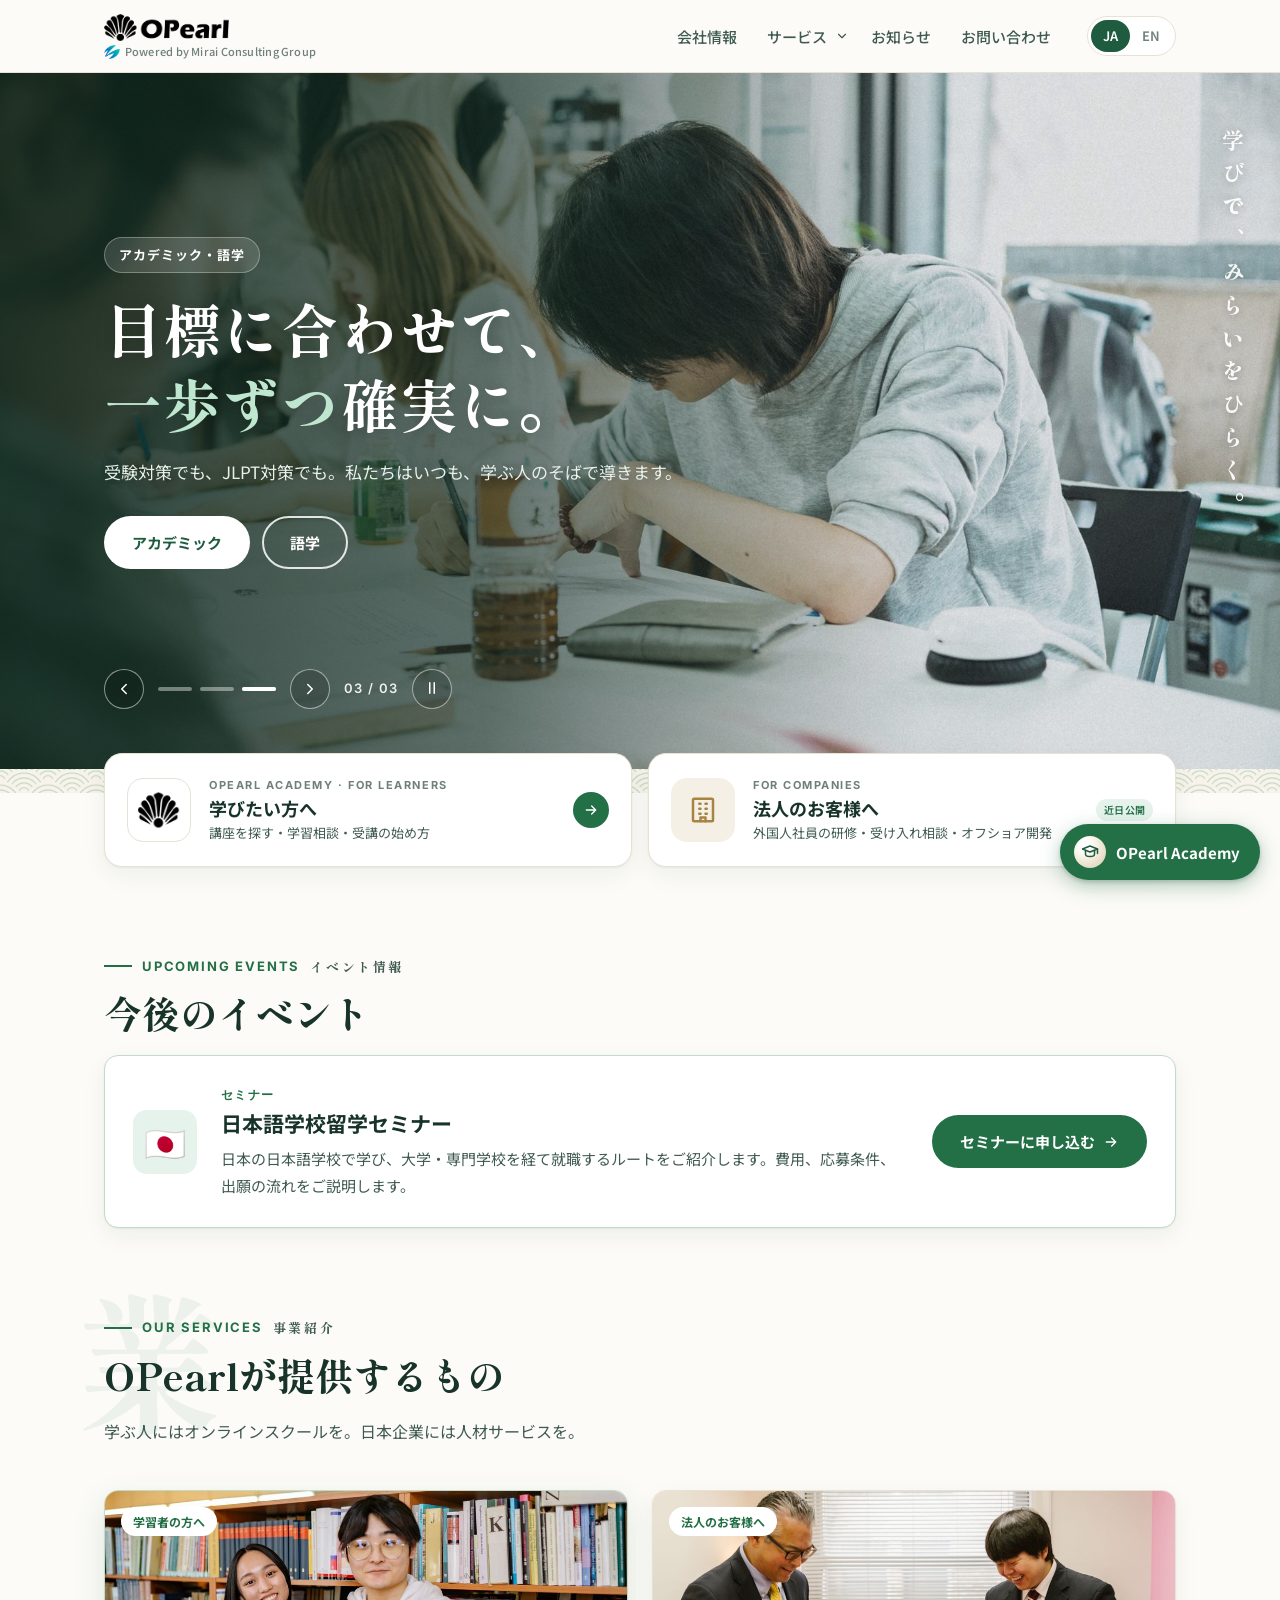
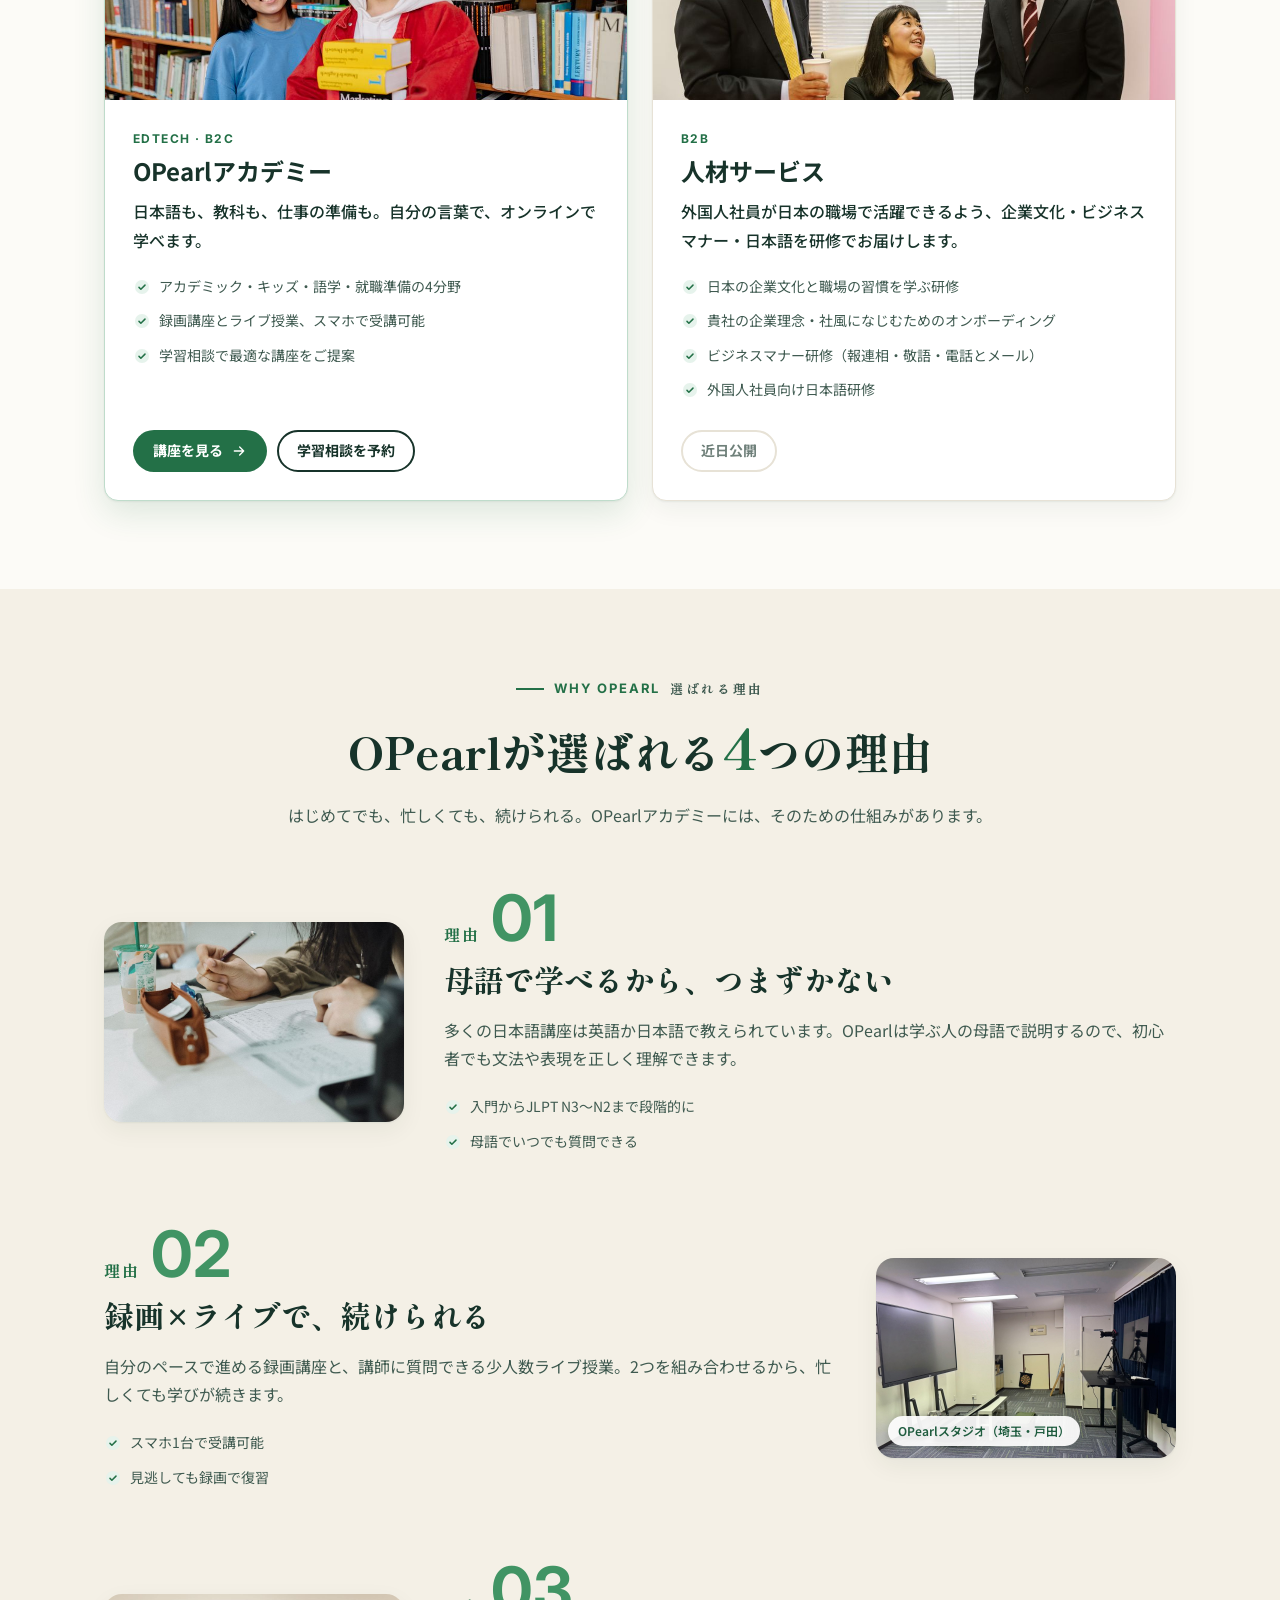
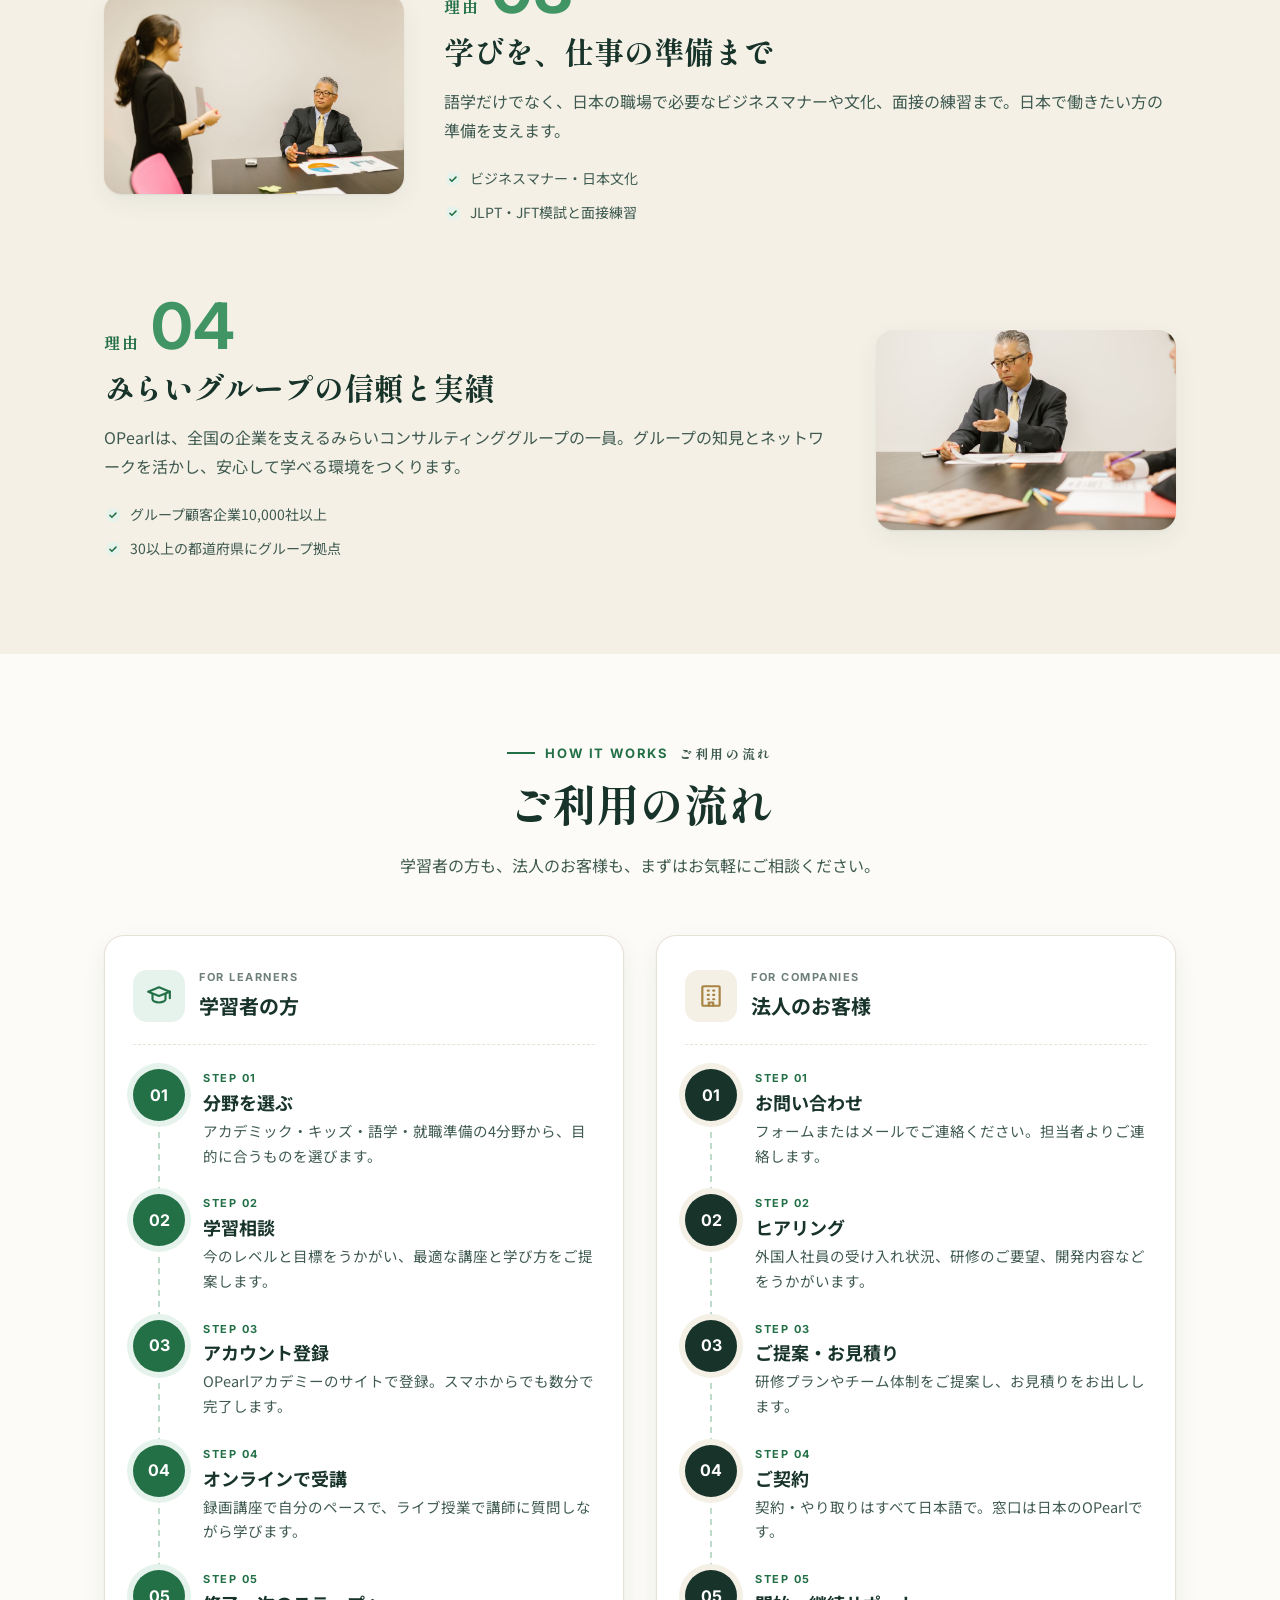
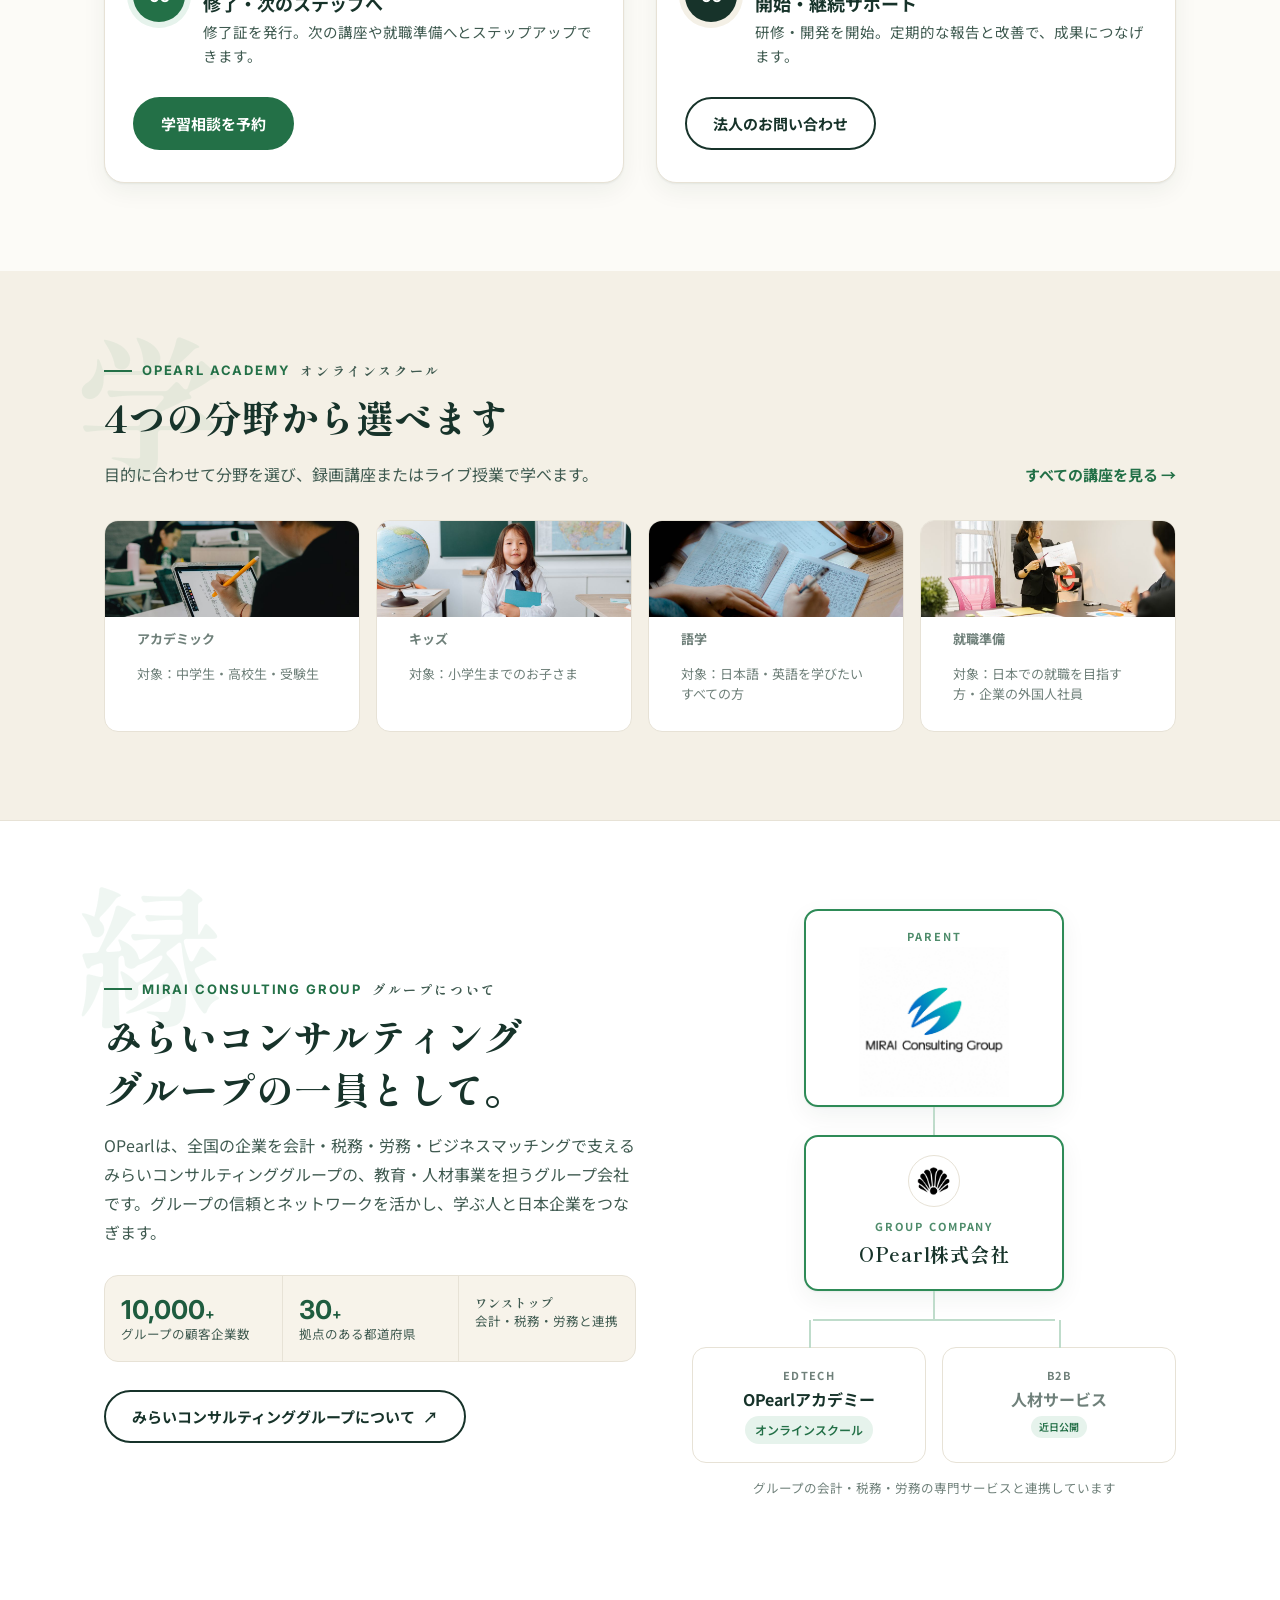
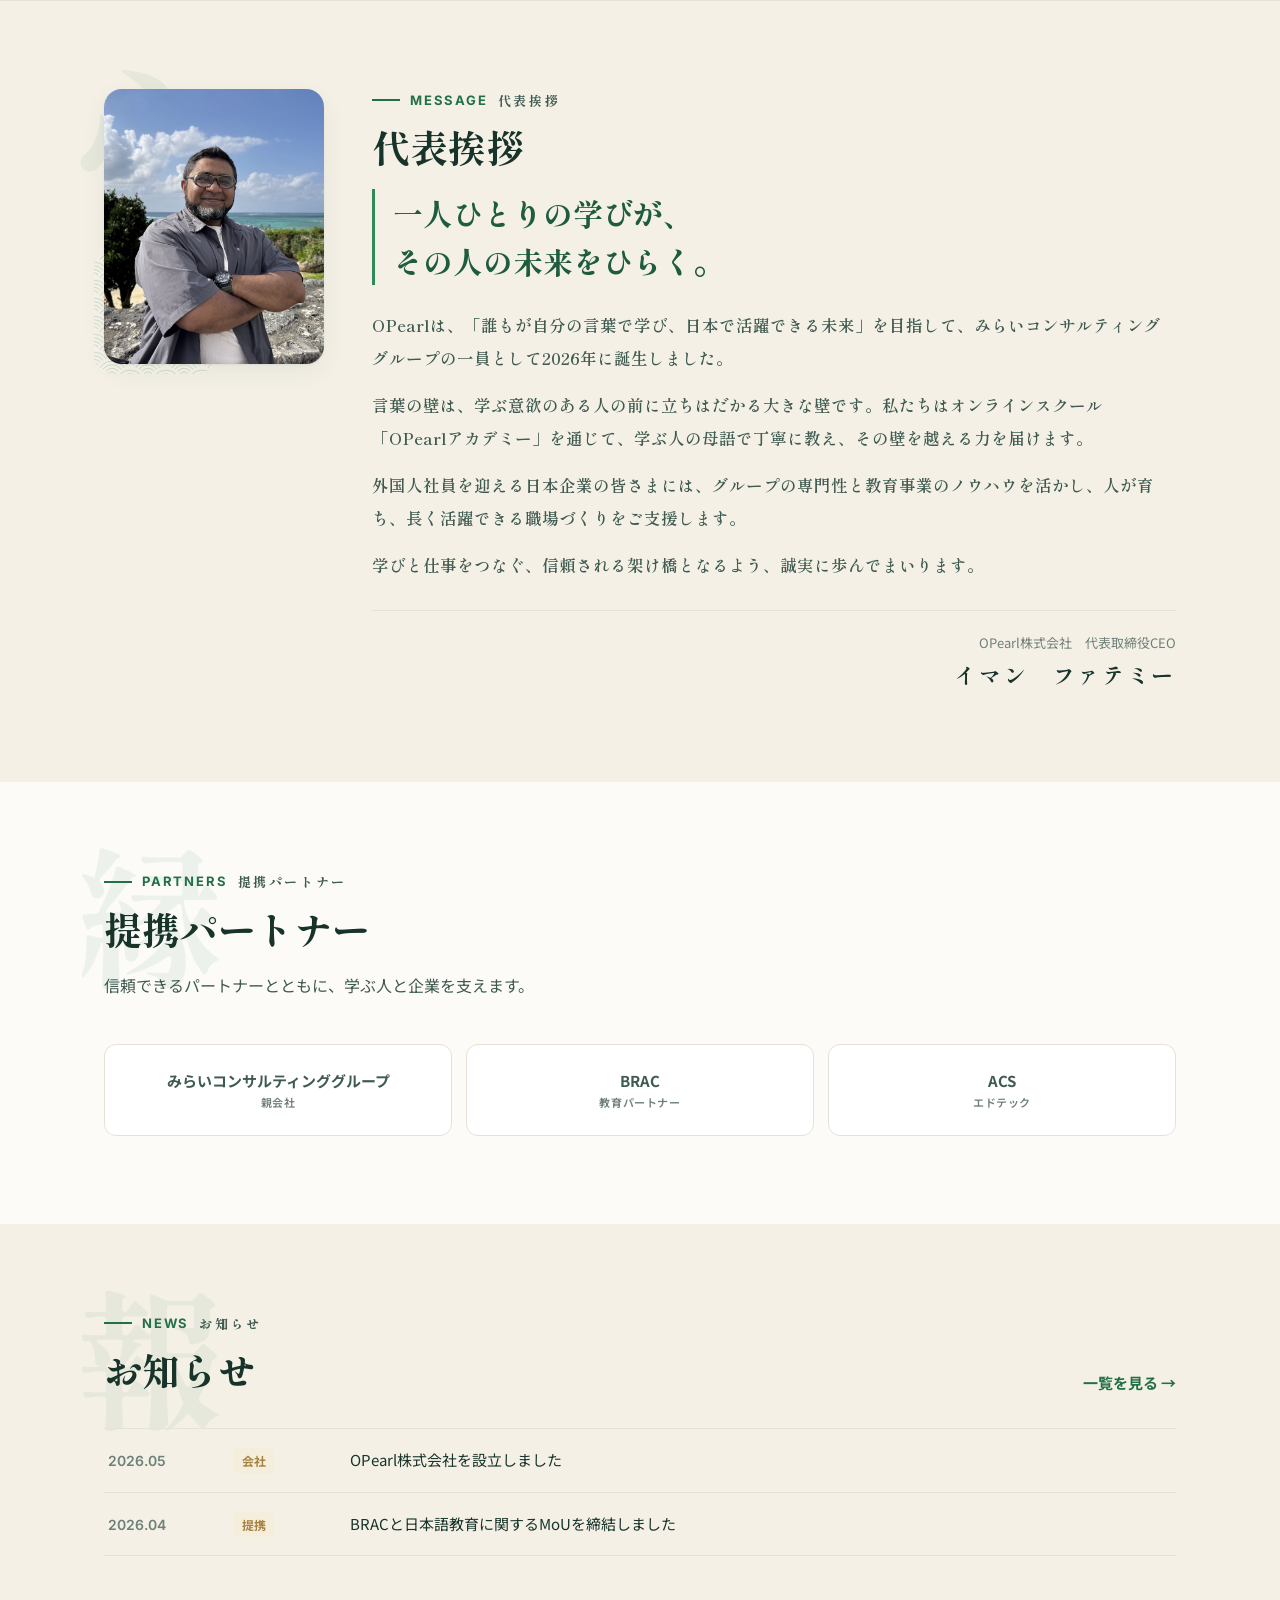
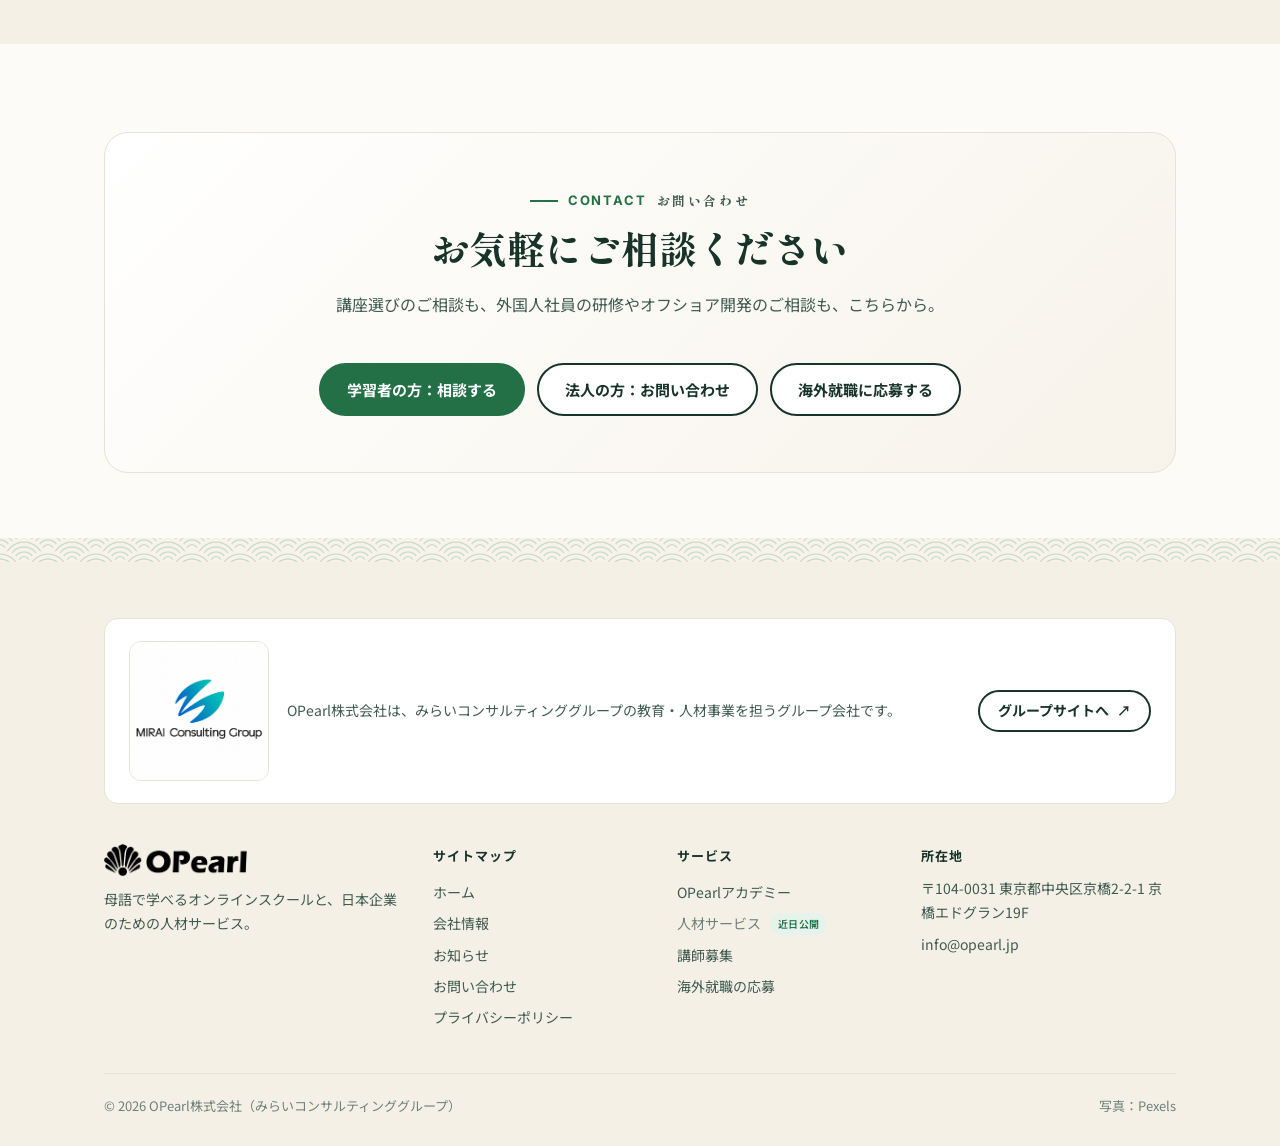
<file: index.html>
<!DOCTYPE html>
<html lang="ja" data-lang="ja" data-title-ja="OPearl｜自分のペースで学べるオンラインスクール（みらいコンサルティンググループ）"
  data-title-en="OPearl | Learn online, at your own pace · Mirai Consulting Group">

<head>
  <meta charset="UTF-8">
  <meta name="viewport" content="width=device-width, initial-scale=1.0">
  <title>OPearl｜自分のペースで学べるオンラインスクール（みらいコンサルティンググループ）</title>
  <meta name="description" content="OPearl（みらいコンサルティンググループ）は、オンラインスクール「OPearlアカデミー」と、日本企業向けの人材サービスを提供します。">
  <meta property="og:title" content="OPearl｜自分のペースで学べるオンラインスクール（みらいコンサルティンググループ）">
  <meta property="og:description" content="OPearl（みらいコンサルティンググループ）は、オンラインスクール「OPearlアカデミー」と、日本企業向けの人材サービスを提供します。">
  <meta property="og:type" content="website">
  <meta name="theme-color" content="#2e8b57">
  <link rel="preconnect" href="https://fonts.googleapis.com">
  <link rel="preconnect" href="https://fonts.gstatic.com" crossorigin>
  <link
    href="https://fonts.googleapis.com/css2?family=Noto+Sans+JP:wght@400;500;700&family=Shippori+Mincho+B1:wght@600;800&family=Inter:wght@400;500;600;700&display=swap"
    rel="stylesheet">
  <link rel="icon" type="image/png" href="assets/img/opearl-mark.png">
  <link rel="stylesheet" href="assets/css/styles.css">
</head>

<body>
  <header class="site">
    <div class="wrap">
      <a class="logo" href="index.html"><span class="logo-text"><img class="logo-img" src="assets/img/opearl-logo.png" alt="OPearl" width="600" height="134"><small><img class="mirai-mk" src="assets/img/mirai-mark.png" alt="" width="16" height="14">Powered by Mirai Consulting Group</small></span></a>
      <nav class="main" id="main-nav" aria-label="Main">
        <a href="about.html"><span class="ja">会社情報</span><span class="en">About Us</span></a>
        <div class="has-drop">
          <a href="services.html"><span class="ja">サービス</span><span class="en">Services</span></a>
          <button class="drop-toggle" type="button" aria-expanded="false" aria-label="Services menu"><svg
              viewBox="0 0 24 24" fill="none" stroke="currentColor" stroke-width="2" stroke-linecap="round"
              stroke-linejoin="round" aria-hidden="true">
              <path d="M6 9l6 6 6-6" />
            </svg></button>
          <div class="drop">
            <a href="academy.html"><b><span class="ja">OPearlアカデミー</span><span class="en">OPearl
                  Academy</span></b><span><span class="ja">オンラインスクール（学習者の方へ）</span><span class="en">Online school for
                  learners</span></span></a>
            <div class="drop-item is-soon" aria-disabled="true"><b><span class="ja">人材サービス</span><span class="en">HR
                  Solutions</span> <span class="soon-pill"><span class="ja">近日公開</span><span class="en">Coming soon</span></span></b><span><span class="ja">日本企業の皆さまへ</span><span class="en">For Japanese
                  companies</span></span></div>
          </div>
        </div>
        <a href="news.html"><span class="ja">お知らせ</span><span class="en">News</span></a>
        <a href="contact.html"><span class="ja">お問い合わせ</span><span class="en">Contact Us</span></a>
      </nav>
      <div class="lang" role="group" aria-label="Language">
        <button type="button" data-set-lang="ja" aria-pressed="true">JA</button>
        <button type="button" data-set-lang="en" aria-pressed="false">EN</button>
      </div>
      <button class="nav-toggle" type="button" aria-expanded="false" aria-controls="main-nav" aria-label="Menu"><svg
          viewBox="0 0 24 24" fill="none" stroke="currentColor" stroke-width="2" stroke-linecap="round"
          stroke-linejoin="round" aria-hidden="true">
          <path d="M4 7h16M4 12h16M4 17h16" />
        </svg></button>
    </div>
  </header>

  <main id="top">
    <section class="hero-carousel" aria-roledescription="carousel" aria-label="OPearl">
      <div class="slides">
        <div class="slide is-active" role="group" aria-roledescription="slide" aria-label="1 / 4">
          <img src="assets/img/hero-student-books.jpg" alt="A student smiling and holding a stack of books"
            fetchpriority="high" style="object-position:center 18%">
          <div class="slide-shade"></div>
          <div class="wrap slide-copy">
            <span class="slide-tag"><span class="ja">OPearlアカデミー</span><span class="en">OPearl Academy</span></span>
            <h1 class="slide-title"><span class="ja">自分のペースで学ぶ、<br><span class="nw"><em>オンライン</em>の学び舎。</span></span><span
                class="en">Learn online, <em>at your own pace.</em></span></h1>
            <p><span class="ja">教科学習、キッズ、語学、就職準備。録画講座とライブ授業で、いつでもどこでも学べます。</span><span class="en">languages, Health, Well-being classes, School subjects, kids'
                programmes and job readiness, with recorded courses and live classes you can take
                anywhere.</span></p>
            <div class="ctas"><a class="btn btn-light" href="academy.html"><span class="ja">講座を見る</span><span
                  class="en">Explore courses</span></a><a class="btn btn-outline-light"
                href="contact.html?type=school"><span class="ja">学習相談を予約</span><span class="en">Book a
                  consultation</span></a></div>
          </div>
        </div>
        <div class="slide" role="group" aria-roledescription="slide" aria-label="2 / 4">
          <img src="assets/img/hero-online-teacher.jpg" alt="A teacher giving an online class in front of a camera"
            loading="lazy">
          <div class="slide-shade"></div>
          <div class="wrap slide-copy">
            <span class="slide-tag"><span class="ja">ライブ授業</span><span class="en">Live classes</span></span>
            <h2 class="slide-title"><span class="ja">画面の向こうに、<br><em>いつもの先生</em>。</span><span class="en">A real teacher,
                <em>live on your screen.</em></span></h2>
            <p><span class="ja">少人数のライブ授業なら、その場で質問できて理解が深まります。録画講座で復習もできます。</span><span class="en">Live classes let you
                ask questions as you go, and recorded lessons let you review any time.</span></p>
            <div class="ctas"><a class="btn btn-light" href="academy.html#categories"><span
                  class="ja">学べる分野を見る</span><span class="en">See what you can learn</span></a><a
                class="btn btn-outline-light" href="academy.html#how"><span class="ja">受講の流れ</span><span class="en">How
                  it works</span></a></div>
          </div>
        </div>
        <div class="slide" role="group" aria-roledescription="slide" aria-label="3 / 4">
          <img src="assets/img/hero-classroom.jpg" alt="Students studying together at desks in a classroom"
            loading="lazy">
          <div class="slide-shade"></div>
          <div class="wrap slide-copy">
            <span class="slide-tag"><span class="ja">アカデミック・語学</span><span class="en">Academic &amp;
                language</span></span>
            <h2 class="slide-title"><span class="ja">目標に合わせて、<br><em>一歩ずつ</em>確実に。</span><span class="en">Step by step,
                <em>towards your goal.</em></span></h2>
            <p><span class="ja">受験対策でも、JLPT対策でも。私たちはいつも、学ぶ人のそばで導きます。</span><span class="en">Entrance exams
                or the JLPT, we are always here to guide you.</span></p>
            <div class="ctas"><a class="btn btn-light" href="academy.html#academic"><span class="ja">アカデミック</span><span
                  class="en">Academic</span></a><a class="btn btn-outline-light" href="academy.html#language"><span
                  class="ja">語学</span><span class="en">Language</span></a></div>
          </div>
        </div>
        <!-- <div class="slide" role="group" aria-roledescription="slide" aria-label="4 / 4">
          <img src="assets/img/hero-business-team.jpg" alt="A business team standing together in an office"
            loading="lazy">
          <div class="slide-shade"></div>
          <div class="wrap slide-copy">
            <span class="slide-tag"><span class="ja">法人のお客様へ</span><span class="en">For companies</span></span>
            <h2 class="slide-title"><span class="ja">外国人社員の育成を、<br><em>みらいグループ</em>が支えます。</span><span class="en">Grow
                your foreign staff, <em>backed by Mirai Group.</em></span></h2>
            <p><span class="ja">日本語・ビジネスマナー研修から受け入れ相談、オフショア開発まで。みらいコンサルティンググループの一員として、ワンストップでご支援します。</span><span
                class="en">Japanese and business-manners training, onboarding advice and offshore development, all in
                one place, as part of Mirai Consulting Group.</span></p>
            <div class="ctas"><a class="btn btn-light" href="hr-solutions.html"><span class="ja">人材サービスを見る</span><span
                  class="en">HR Solutions</span></a><a class="btn btn-outline-light" href="contact.html?type=hr"><span
                  class="ja">お問い合わせ</span><span class="en">Contact us</span></a></div>
          </div>
        </div> -->
      </div>
      <div class="tategaki" aria-hidden="true">学びで、みらいをひらく。</div>
      <div class="car-ui">
        <div class="wrap">
          <button class="car-btn" type="button" data-car="prev" aria-label="Previous slide"><svg viewBox="0 0 24 24"
              fill="none" stroke="currentColor" stroke-width="2" stroke-linecap="round" stroke-linejoin="round"
              aria-hidden="true">
              <path d="M15 6l-6 6 6 6" />
            </svg></button>
          <div class="car-dots"></div>
          <button class="car-btn" type="button" data-car="next" aria-label="Next slide"><svg viewBox="0 0 24 24"
              fill="none" stroke="currentColor" stroke-width="2" stroke-linecap="round" stroke-linejoin="round"
              aria-hidden="true">
              <path d="M9 6l6 6-6 6" />
            </svg></button>
          <span class="car-count" aria-hidden="true"></span>
          <button class="car-btn" type="button" data-car="pause" aria-label="Pause / play" aria-pressed="false"><span
              class="i-pause"><svg viewBox="0 0 24 24" fill="none" stroke="currentColor" stroke-width="2"
                stroke-linecap="round" stroke-linejoin="round" aria-hidden="true">
                <path d="M9 5v14M15 5v14" />
              </svg></span><span class="i-play" style="display:none"><svg viewBox="0 0 24 24" fill="none"
                stroke="currentColor" stroke-width="2" stroke-linecap="round" stroke-linejoin="round"
                aria-hidden="true">
                <path d="M7 5l12 7-12 7z" />
              </svg></span></button>
        </div>
      </div>
      <div class="wave-edge" aria-hidden="true"></div>
    </section>

    <div class="aud-strip">
      <div class="wrap">
        <div class="audience">
          <a class="aud-card" href="academy.html">
            <span class="aud-icon brand"><img src="assets/img/opearl-mark.png" alt="" width="192" height="192"></span>
            <span><small>OPEARL ACADEMY · FOR LEARNERS</small><b><span class="ja">学びたい方へ</span><span class="en">I want to
                  learn</span></b><span class="d"><span class="ja">講座を探す・学習相談・受講の始め方</span><span class="en">Find a
                  course, get advice, start learning</span></span></span>
            <span class="go"><svg viewBox="0 0 24 24" fill="none" stroke="currentColor" stroke-width="2"
                stroke-linecap="round" stroke-linejoin="round" aria-hidden="true">
                <path d="M5 12h14M13 6l6 6-6 6" />
              </svg></span>
          </a>
          <div class="aud-card biz is-soon" aria-disabled="true">
            <span class="aud-icon"><svg viewBox="0 0 24 24" fill="none" stroke="currentColor" stroke-width="2"
                stroke-linecap="round" stroke-linejoin="round" aria-hidden="true">
                <rect x="4" y="3" width="16" height="18" rx="1" />
                <path d="M9 7h1M14 7h1M9 11h1M14 11h1M9 15h1M14 15h1M10 21v-3h4v3" />
              </svg></span>
            <span><small>FOR COMPANIES</small><b><span class="ja">法人のお客様へ</span><span class="en">For Japanese
                  companies</span></b><span class="d"><span class="ja">外国人社員の研修・受け入れ相談・オフショア開発</span><span
                  class="en">Staff training, onboarding advice, offshore development</span></span></span>
            <span class="soon-pill"><span class="ja">近日公開</span><span class="en">Coming soon</span></span>
          </div>
        </div>
      </div>
    </div>

    <section class="block events-sec" id="events">
      <div class="wrap">
        <div class="eyebrow">Upcoming events<span class="jp">イベント情報</span></div>
        <h2 class="title"><span class="ja">今後のイベント</span><span class="en">Upcoming events</span></h2>
        <article class="card event">
          <div class="event-badge" aria-hidden="true">🇯🇵</div>
          <div class="event-body">
            <div class="label"><span class="ja">セミナー</span><span class="en">SEMINAR</span></div>
            <h3><span class="ja">日本語学校留学セミナー</span><span class="en">Japan Language School seminar</span></h3>
            <p><span class="ja">日本の日本語学校で学び、大学・専門学校を経て就職するルートをご紹介します。費用、応募条件、出願の流れをご説明します。</span><span
                class="en">Find out how to study at a Japanese language school, move on to a university or vocational
                college, and then into a job. We cover costs, requirements and how to apply.</span></p>
          </div>
          <a class="btn btn-primary" href="seminar.html"><span class="ja">セミナーに申し込む</span><span
              class="en">Register for the seminar</span> <svg viewBox="0 0 24 24" fill="none" stroke="currentColor"
              stroke-width="2" stroke-linecap="round" stroke-linejoin="round" aria-hidden="true">
              <path d="M5 12h14M13 6l6 6-6 6" />
            </svg></a>
        </article>
      </div>
    </section>

    <section class="block" id="services">
      <div class="wrap has-k" data-k="業">
        <div class="eyebrow">Our services<span class="jp">事業紹介</span></div>
        <h2 class="title"><span class="ja">OPearlが提供するもの</span><span class="en">What we provide</span></h2>
        <p class="intro"><span class="ja">学ぶ人にはオンラインスクールを。日本企業には人材サービスを。</span><span class="en">An online school for
            learners, and HR solutions for Japanese companies.</span></p>
        <div class="grid-2">
          <article class="card svc featured">
            <div class="thumb photo"><img src="assets/img/svc-academy.jpg" alt="Two students holding books in a library"
                loading="lazy"><span class="flag-in"><span class="ja">学習者の方へ</span><span class="en">For
                  learners</span></span></div>
            <div class="svc-body">
              <div class="label">EDTECH · B2C</div>
              <h3><span class="ja">OPearlアカデミー</span><span class="en">OPearl Academy</span></h3>
              <p class="one"><span class="ja">日本語も、教科も、仕事の準備も。自分の言葉で、オンラインで学べます。</span><span class="en">Learn Japanese
                  and more, online, in your own language.</span></p>
              <ul class="ticks">
                <li><span class="ja">アカデミック・キッズ・語学・就職準備の4分野</span><span class="en">Four areas: academic, kids, language
                    and job readiness</span></li>
                <li><span class="ja">録画講座とライブ授業、スマホで受講可能</span><span class="en">Recorded courses and live classes, on
                    your phone</span></li>
                <li><span class="ja">学習相談で最適な講座をご提案</span><span class="en">Study consultation to find the right
                    course</span></li>
              </ul>
              <div class="actions">
                <a class="btn btn-primary btn-small" href="academy.html"><span class="ja">講座を見る</span><span
                    class="en">Explore courses</span> <svg viewBox="0 0 24 24" fill="none" stroke="currentColor"
                    stroke-width="2" stroke-linecap="round" stroke-linejoin="round" aria-hidden="true">
                    <path d="M5 12h14M13 6l6 6-6 6" />
                  </svg></a>
                <a class="btn btn-ghost btn-small" href="contact.html?type=school"><span class="ja">学習相談を予約</span><span
                    class="en">Book a consultation</span></a>
              </div>
            </div>
          </article>
          <article class="card svc">
            <div class="thumb photo"><img src="assets/img/svc-hr.jpg" alt="Colleagues talking in an office"
                loading="lazy"><span class="flag-in"><span class="ja">法人のお客様へ</span><span class="en">For
                  companies</span></span></div>
            <div class="svc-body">
              <div class="label">B2B</div>
              <h3><span class="ja">人材サービス</span><span class="en">HR Training (coming soon)</span></h3>
              <p class="one"><span class="ja">外国人社員が日本の職場で活躍できるよう、企業文化・ビジネスマナー・日本語を研修でお届けします。</span><span class="en">Training
                  that helps foreign staff thrive in Japanese workplaces: company culture, business manners and
                  language.</span></p>
              <ul class="ticks">
                <li><span class="ja">日本の企業文化と職場の習慣を学ぶ研修</span><span class="en">Japanese company culture and workplace
                    customs</span></li>
                <li><span class="ja">貴社の企業理念・社風になじむためのオンボーディング</span><span class="en">Onboarding into your own
                    corporate culture and values</span></li>
                <li><span class="ja">ビジネスマナー研修（報連相・敬語・電話とメール）</span><span class="en">Business manners: hō-ren-sō,
                    keigo, phone and email</span></li>
                <li><span class="ja">外国人社員向け日本語研修</span><span class="en">Japanese language training for foreign
                    staff</span></li>
              </ul>
              <div class="actions">
                <span class="btn btn-ghost btn-small is-disabled" aria-disabled="true"><span class="ja">近日公開</span><span class="en">Coming soon</span></span>
              </div>
            </div>
          </article>
        </div>
      </div>
    </section>

    <section class="block alt" id="why">
      <div class="wrap">
        <div class="why-head">
          <div class="eyebrow">Why OPearl<span class="jp">選ばれる理由</span></div>
          <h2 class="title"><span class="ja">OPearlが選ばれる<em>4</em>つの理由</span><span class="en"><em>4</em> reasons to
              choose OPearl</span></h2>
          <p class="intro" style="margin:0 auto"><span
              class="ja">はじめてでも、忙しくても、続けられる。OPearlアカデミーには、そのための仕組みがあります。</span><span class="en">Whether you are a
              beginner or busy, you can keep going. OPearl Academy is built for that.</span></p>
        </div>
        <div class="reasons">
          <div class="reason">
            <div class="reason-img"><img src="assets/img/why-own-language.jpg" alt="A student taking notes"
                loading="lazy"></div>
            <div>
              <div class="reason-num"><small><span class="ja">理由</span><span class="en">REASON</span></small><b>01</b>
              </div>
              <h3><span class="ja">母語で学べるから、つまずかない</span><span class="en">Taught in your own language, so you never get
                  lost</span></h3>
              <p><span class="ja">多くの日本語講座は英語か日本語で教えられています。OPearlは学ぶ人の母語で説明するので、初心者でも文法や表現を正しく理解できます。</span><span
                  class="en">Most Japanese courses are taught in English or Japanese. OPearl explains in the learner's
                  own language, so beginners understand grammar and expressions properly.</span></p>
              <ul class="ticks">
                <li><span class="ja">入門からJLPT N3〜N2まで段階的に</span><span class="en">Step by step from zero to JLPT
                    N3–N2</span></li>
                <li><span class="ja">母語でいつでも質問できる</span><span class="en">Ask questions in your own language</span></li>
              </ul>
            </div>
          </div>
          <div class="reason">
            <div class="reason-img"><img src="assets/img/studio.jpg" alt="OPearl studio in Japan, with a large screen and a camera set up for live classes" width="1200" height="900" loading="lazy"><span class="img-tag"><span class="ja">OPearlスタジオ（埼玉・戸田）</span><span class="en">Our studio in Toda, Saitama</span></span></div>
            <div>
              <div class="reason-num"><small><span class="ja">理由</span><span class="en">REASON</span></small><b>02</b>
              </div>
              <h3><span class="ja">録画×ライブで、続けられる</span><span class="en">Recorded plus live, so you keep going</span>
              </h3>
              <p><span class="ja">自分のペースで進める録画講座と、講師に質問できる少人数ライブ授業。2つを組み合わせるから、忙しくても学びが続きます。</span><span
                  class="en">Self-paced recorded courses plus small live classes with a teacher. Combining the two keeps
                  you learning, even when you are busy.</span></p>
              <ul class="ticks">
                <li><span class="ja">スマホ1台で受講可能</span><span class="en">Learn on just your phone</span></li>
                <li><span class="ja">見逃しても録画で復習</span><span class="en">Missed a class? Review the recording</span></li>
              </ul>
            </div>
          </div>
          <div class="reason">
            <div class="reason-img"><img src="assets/img/why-job-prep.jpg" alt="A woman presenting in an office meeting"
                loading="lazy"></div>
            <div>
              <div class="reason-num"><small><span class="ja">理由</span><span class="en">REASON</span></small><b>03</b>
              </div>
              <h3><span class="ja">学びを、仕事の準備まで</span><span class="en">Learning that prepares you for work</span></h3>
              <p><span class="ja">語学だけでなく、日本の職場で必要なビジネスマナーや文化、面接の練習まで。日本で働きたい方の準備を支えます。</span><span class="en">Beyond
                  language: the business manners, culture and interview practice you need for a Japanese
                  workplace.</span></p>
              <ul class="ticks">
                <li><span class="ja">ビジネスマナー・日本文化</span><span class="en">Business manners and Japanese culture</span>
                </li>
                <li><span class="ja">JLPT・JFT模試と面接練習</span><span class="en">Mock JLPT / JFT and interview
                    practice</span></li>
              </ul>
            </div>
          </div>
          <div class="reason">
            <div class="reason-img"><img src="assets/img/why-mirai.jpg" alt="A businessman speaking in a meeting"
                loading="lazy"></div>
            <div>
              <div class="reason-num"><small><span class="ja">理由</span><span class="en">REASON</span></small><b>04</b>
              </div>
              <h3><span class="ja">みらいグループの信頼と実績</span><span class="en">Concern of Mirai Consulting Group</span></h3>
              <p><span class="ja">OPearlは、全国の企業を支えるみらいコンサルティンググループの一員。グループの知見とネットワークを活かし、安心して学べる環境をつくります。</span><span
                  class="en">OPearl is part of Mirai Consulting Group, which supports businesses across Japan. We draw
                  on the group's experience and network to give you a place to learn with confidence.</span></p>
              <ul class="ticks">
                <li><span class="ja">グループ顧客企業10,000社以上</span><span class="en">Group serves 10,000+ client
                    companies</span></li>
                <li><span class="ja">30以上の都道府県にグループ拠点</span><span class="en">Group offices in 30+ prefectures</span>
                </li>
              </ul>
            </div>
          </div>
        </div>
      </div>
    </section>

    <section class="block" id="how">
      <div class="wrap">
        <div class="why-head">
          <div class="eyebrow">How it works<span class="jp">ご利用の流れ</span></div>
          <h2 class="title"><span class="ja">ご利用の流れ</span><span class="en">How it works</span></h2>
          <p class="intro" style="margin:0 auto"><span class="ja">学習者の方も、法人のお客様も、まずはお気軽にご相談ください。</span><span
              class="en">Learners and companies alike: start with a conversation.</span></p>
        </div>
        <div class="flow-tracks">
          <div class="track">
            <div class="track-head"><span class="aud-icon"><svg viewBox="0 0 24 24" fill="none" stroke="currentColor"
                  stroke-width="2" stroke-linecap="round" stroke-linejoin="round" aria-hidden="true">
                  <path d="M2 8l10-4 10 4-10 4z" />
                  <path d="M6 10v5c0 1.7 2.7 3 6 3s6-1.3 6-3v-5" />
                  <path d="M22 8v6" />
                </svg></span>
              <div><small>FOR LEARNERS</small><b><span class="ja">学習者の方</span><span class="en">For learners</span></b>
              </div>
            </div>
            <ol class="flow">
              <li>
                <div>
                  <div class="step-label">STEP 01</div>
                  <h4><span class="ja">分野を選ぶ</span><span class="en">Choose an area</span></h4>
                  <p><span class="ja">アカデミック・キッズ・語学・就職準備の4分野から、目的に合うものを選びます。</span><span class="en">Pick from academic,
                      kids, language or job readiness.</span></p>
                </div>
              </li>
              <li>
                <div>
                  <div class="step-label">STEP 02</div>
                  <h4><span class="ja">学習相談</span><span class="en">Study consultation</span></h4>
                  <p><span class="ja">今のレベルと目標をうかがい、最適な講座と学び方をご提案します。</span><span class="en">We ask about your level and
                      goal, then suggest the right course and format.</span></p>
                </div>
              </li>
              <li>
                <div>
                  <div class="step-label">STEP 03</div>
                  <h4><span class="ja">アカウント登録</span><span class="en">Sign up</span></h4>
                  <p><span class="ja">OPearlアカデミーのサイトで登録。スマホからでも数分で完了します。</span><span class="en">Register on the OPearl
                      Academy site. It takes a few minutes, even on a phone.</span></p>
                </div>
              </li>
              <li>
                <div>
                  <div class="step-label">STEP 04</div>
                  <h4><span class="ja">オンラインで受講</span><span class="en">Learn online</span></h4>
                  <p><span class="ja">録画講座で自分のペースで、ライブ授業で講師に質問しながら学びます。</span><span class="en">Recorded courses at your
                      own pace, live classes when you want to ask a teacher.</span></p>
                </div>
              </li>
              <li>
                <div>
                  <div class="step-label">STEP 05</div>
                  <h4><span class="ja">修了・次のステップへ</span><span class="en">Finish and move on</span></h4>
                  <p><span class="ja">修了証を発行。次の講座や就職準備へとステップアップできます。</span><span class="en">Receive a certificate and
                      move on to the next course or to job readiness.</span></p>
                </div>
              </li>
            </ol>
            <div class="ctas"><a class="btn btn-primary" href="contact.html?type=school"><span
                  class="ja">学習相談を予約</span><span class="en">Book a consultation</span></a></div>
          </div>
          <div class="track biz">
            <div class="track-head"><span class="aud-icon"><svg viewBox="0 0 24 24" fill="none" stroke="currentColor"
                  stroke-width="2" stroke-linecap="round" stroke-linejoin="round" aria-hidden="true">
                  <rect x="4" y="3" width="16" height="18" rx="1" />
                  <path d="M9 7h1M14 7h1M9 11h1M14 11h1M9 15h1M14 15h1M10 21v-3h4v3" />
                </svg></span>
              <div><small>FOR COMPANIES</small><b><span class="ja">法人のお客様</span><span class="en">For
                    companies</span></b></div>
            </div>
            <ol class="flow">
              <li>
                <div>
                  <div class="step-label">STEP 01</div>
                  <h4><span class="ja">お問い合わせ</span><span class="en">Contact us</span></h4>
                  <p><span class="ja">フォームまたはメールでご連絡ください。担当者よりご連絡します。</span><span class="en">Send us a message by form
                      or email and we will get back to you.</span></p>
                </div>
              </li>
              <li>
                <div>
                  <div class="step-label">STEP 02</div>
                  <h4><span class="ja">ヒアリング</span><span class="en">Consultation</span></h4>
                  <p><span class="ja">外国人社員の受け入れ状況、研修のご要望、開発内容などをうかがいます。</span><span class="en">We learn about your
                      foreign staff, training needs or development project.</span></p>
                </div>
              </li>
              <li>
                <div>
                  <div class="step-label">STEP 03</div>
                  <h4><span class="ja">ご提案・お見積り</span><span class="en">Proposal &amp; quote</span></h4>
                  <p><span class="ja">研修プランやチーム体制をご提案し、お見積りをお出しします。</span><span class="en">We propose a training plan or
                      team setup and send a quote.</span></p>
                </div>
              </li>
              <li>
                <div>
                  <div class="step-label">STEP 04</div>
                  <h4><span class="ja">ご契約</span><span class="en">Agreement</span></h4>
                  <p><span class="ja">契約・やり取りはすべて日本語で。窓口は日本のOPearlです。</span><span class="en">Contracts and communication
                      are in Japanese, with OPearl in Japan as your contact.</span></p>
                </div>
              </li>
              <li>
                <div>
                  <div class="step-label">STEP 05</div>
                  <h4><span class="ja">開始・継続サポート</span><span class="en">Start &amp; ongoing support</span></h4>
                  <p><span class="ja">研修・開発を開始。定期的な報告と改善で、成果につなげます。</span><span class="en">Training or development
                      begins, with regular reports and improvements.</span></p>
                </div>
              </li>
            </ol>
            <div class="ctas"><a class="btn btn-ghost" href="contact.html?type=hr"><span
                  class="ja">法人のお問い合わせ</span><span class="en">Contact us as a company</span></a></div>
          </div>
        </div>
      </div>
    </section>

    <section class="block alt" id="academy">
      <div class="wrap has-k" data-k="学">
        <div class="sec-head">
          <div>
            <div class="eyebrow">OPearl Academy<span class="jp">オンラインスクール</span></div>
            <h2 class="title"><span class="ja">4つの分野から選べます</span><span class="en">Choose from four areas</span></h2>
            <p class="intro"><span class="ja">目的に合わせて分野を選び、録画講座またはライブ授業で学べます。</span><span class="en">Pick the area that
                fits your goal, then learn with recorded courses or live classes.</span></p>
          </div>
          <a class="link-arrow" href="academy.html"><span class="ja">すべての講座を見る →</span><span class="en">See all courses
              →</span></a>
        </div>
        <div class="cat-mini">
          <a href="academy.html#academic">
            <div class="thumb photo"><img src="assets/img/cat-academic.jpg" alt="Students studying with a tablet"
                loading="lazy"></div><b><span class="ja">アカデミック</span><span class="en">Academic</span></b><span><span
                class="ja">対象：中学生・高校生・受験生</span><span class="en">For: junior and senior high school
                students</span></span>
          </a><a href="academy.html#kids">
            <div class="thumb photo"><img src="assets/img/cat-kids.jpg" alt="A girl in school uniform holding a book"
                loading="lazy"></div><b><span class="ja">キッズ</span><span class="en">Kids</span></b><span><span
                class="ja">対象：小学生までのお子さま</span><span class="en">For: children up to primary school</span></span>
          </a><a href="academy.html#language">
            <div class="thumb photo"><img src="assets/img/cat-language.jpg"
                alt="Writing Japanese characters in a notebook" loading="lazy"></div><b><span class="ja">語学</span><span
                class="en">Language</span></b><span><span class="ja">対象：日本語・英語を学びたいすべての方</span><span class="en">For:
                anyone learning Japanese or English</span></span>
          </a><a href="academy.html#job-prep">
            <div class="thumb photo"><img src="assets/img/cat-job-prep.jpg" alt="A presentation in an office meeting"
                loading="lazy"></div><b><span class="ja">就職準備</span><span class="en">Job
                readiness</span></b><span><span class="ja">対象：日本での就職を目指す方・企業の外国人社員</span><span class="en">For: job
                seekers aiming for Japan, and companies' foreign staff</span></span>
          </a>
        </div>
      </div>
    </section>

    <section class="block group-sec" id="group">
      <div class="wrap group-grid has-k" data-k="縁">
        <div>
          <div class="eyebrow">Mirai Consulting Group<span class="jp">グループについて</span></div>
          <h2 class="title"><span class="ja"><span class="nw">みらいコンサルティング</span><span
                class="nw">グループの一員として。</span></span><span class="en">Part of Mirai Consulting Group.</span></h2>
          <p class="intro" style="margin-bottom:0"><span
              class="ja">OPearlは、全国の企業を会計・税務・労務・ビジネスマッチングで支えるみらいコンサルティンググループの、教育・人材事業を担うグループ会社です。グループの信頼とネットワークを活かし、学ぶ人と日本企業をつなぎます。</span><span
              class="en">OPearl is the education and HR company of Mirai Consulting Group, which supports businesses
              across Japan with accounting, tax, labour and business-matching services. We use the group's trust and
              network to connect learners with Japanese companies.</span></p>
          <div class="group-stats">
            <div><b>10,000<small style="font-size:.55em">+</small></b><span><span class="ja">グループの顧客企業数</span><span
                  class="en">Group client companies</span></span></div>
            <div><b>30<small style="font-size:.55em">+</small></b><span><span class="ja">拠点のある都道府県</span><span
                  class="en">Prefectures with group offices</span></span></div>
            <div><b class="txt"><span class="ja">ワンストップ</span><span class="en">One-stop</span></b><span><span
                  class="ja">会計・税務・労務と連携</span><span class="en">With accounting, tax and labour services</span></span>
            </div>
          </div>
          <a class="btn btn-ghost" href="https://www.miraic.jp/" target="_blank" rel="noopener"><span
              class="ja">みらいコンサルティンググループについて</span><span class="en">About Mirai Consulting Group</span> ↗</a>
        </div>
        <div class="org" role="img" aria-label="Mirai Consulting Group, parent of OPearl Co., Ltd.">
          <div class="node-top node-parent"><small>PARENT</small><img src="assets/img/mirai-logo.jpg" alt="Mirai Consulting Group" width="1254" height="1254"></div>
          <div class="stem"></div>
          <div class="node-top" style="background:var(--white);color:var(--ink);border:2px solid var(--accent)"><span class="org-logo"><img src="assets/img/opearl-mark.png" alt="" width="34" height="34"></span><small
              style="color:var(--accent-strong)">GROUP COMPANY</small><b><span class="ja">OPearl株式会社</span><span
                class="en">OPearl Co., Ltd.</span></b></div>
          <div class="stem"></div>
          <div class="kids" style="padding-top:28px">
            <div class="kid"><small>EDTECH</small><b><span class="ja">OPearlアカデミー</span><span class="en">OPearl
                  Academy</span></b>
              <div class="chips"><span class="chip"><span class="ja">オンラインスクール</span><span class="en">Online
                    school</span></span></div>
            </div>
            <div class="kid is-soon"><small>B2B</small><b><span class="ja">人材サービス</span><span class="en">HR Solutions</span></b>
              <div class="chips"><span class="soon-pill"><span class="ja">近日公開</span><span class="en">Coming soon</span></span></div>
            </div>
          </div>
          <p class="also"><span class="ja">グループの会計・税務・労務の専門サービスと連携しています</span><span class="en">Working alongside the
              group's accounting, tax and labour services</span></p>
        </div>
      </div>
    </section>


    <section class="block alt" id="message">
      <div class="wrap ceo has-k" data-k="心">
        <div class="ceo-photo">
          <img src="assets/img/ceo-fatemee-iman.jpg" alt="Fatemee IMAN, Representative Director / CEO of OPearl" width="1200" height="900" loading="lazy" style="object-position:52% 50%">
        </div>
        <div class="ceo-body">
          <div class="eyebrow">Message<span class="jp">代表挨拶</span></div>
          <h2 class="title"><span class="ja">代表挨拶</span><span class="en">A message from our CEO</span></h2>
          <!-- TODO: draft message; replace with the CEO's own words -->
          <p class="ceo-lead"><span class="ja">一人ひとりの学びが、<br>その人の未来をひらく。</span><span class="en">Every learner's
              progress<br>opens up their future.</span></p>
          <div class="ceo-text">
            <p><span class="ja">OPearlは、「誰もが自分の言葉で学び、日本で活躍できる未来」を目指して、みらいコンサルティンググループの一員として2026年に誕生しました。</span><span
                class="en">OPearl was founded in 2026 as part of Mirai Consulting Group, with one goal: a future where
                anyone can learn in their own language and thrive in Japan.</span></p>
            <p><span
                class="ja">言葉の壁は、学ぶ意欲のある人の前に立ちはだかる大きな壁です。私たちはオンラインスクール「OPearlアカデミー」を通じて、学ぶ人の母語で丁寧に教え、その壁を越える力を届けます。</span><span
                class="en">Language is one of the biggest barriers facing people who want to learn. Through OPearl
                Academy, we teach carefully in each learner's own language and give them the means to get past
                it.</span></p>
            <p><span class="ja">外国人社員を迎える日本企業の皆さまには、グループの専門性と教育事業のノウハウを活かし、人が育ち、長く活躍できる職場づくりをご支援します。</span><span
                class="en">For Japanese companies welcoming foreign staff, we bring the group's expertise and our
                education know-how to help build workplaces where people grow and stay.</span></p>
            <p><span class="ja">学びと仕事をつなぐ、信頼される架け橋となるよう、誠実に歩んでまいります。</span><span class="en">We will keep working, with
                integrity, to be a trusted bridge between learning and work.</span></p>
          </div>
          <div class="ceo-sign">
            <div>
              <small><span class="ja">OPearl株式会社　代表取締役CEO</span><span class="en">Representative Director / CEO, OPearl Co., Ltd.</span></small>
              <b><span class="ja">イマン　ファテミー</span><span class="en">Fatemee IMAN</span></b>
            </div>
          </div>
        </div>
      </div>
    </section>

    <section class="block" id="partners">
      <div class="wrap has-k" data-k="縁">
        <div class="eyebrow">Partners<span class="jp">提携パートナー</span></div>
        <h2 class="title"><span class="ja">提携パートナー</span><span class="en">Our partners</span></h2>
        <p class="intro"><span class="ja">信頼できるパートナーとともに、学ぶ人と企業を支えます。</span><span class="en">We work with trusted
            partners to support learners and companies.</span></p>
        <div class="logos">
          <!-- TODO: replace with partner logos (with permission) -->
          <div class="logo-tile">
            <div><span class="ja">みらいコンサルティンググループ</span><span class="en">Mirai Consulting Group</span><small><span
                  class="ja">親会社</span><span class="en">PARENT COMPANY</span></small></div>
          </div>
          <div class="logo-tile">
            <div>BRAC<small><span class="ja">教育パートナー</span><span class="en">EDUCATION PARTNER</span></small></div>
          </div>
          <div class="logo-tile">
            <div>ACS<small><span class="ja">エドテック</span><span class="en">EDTECH</span></small></div>
          </div>
          <!-- placeholder: add once the university is confirmed
          <div class="logo-tile">
            <div><span class="ja">提携オンライン大学</span><span class="en">Partner online university</span><small><span
                  class="ja">日本</span><span class="en">JAPAN</span></small></div>
          </div>
          -->
        </div>
      </div>
    </section>

    <section class="block alt" id="news">
      <div class="wrap has-k" data-k="報">
        <div class="sec-head">
          <div>
            <div class="eyebrow">News<span class="jp">お知らせ</span></div>
            <h2 class="title" style="margin-bottom:0"><span class="ja">お知らせ</span><span class="en">News</span></h2>
          </div>
          <a class="link-arrow" href="news.html"><span class="ja">一覧を見る →</span><span class="en">See all news
              →</span></a>
        </div>
        <ul class="news">
          <li><time>2026.05</time><span class="tag p"><span class="ja">会社</span><span class="en">Company</span></span>
            <p><span class="ja">OPearl株式会社を設立しました</span><span class="en">OPearl Co., Ltd. is founded</span></p>
          </li>
          <li><time>2026.04</time><span class="tag p"><span class="ja">提携</span><span class="en">Partner</span></span>
            <p><span class="ja">BRACと日本語教育に関するMoUを締結しました</span><span class="en">MoU signed with BRAC on Japanese
                language education</span></p>
          </li>
        </ul>
      </div>
    </section>

    <section class="block">
      <div class="wrap">
        <div class="cta-box center">
          <div class="eyebrow">Contact<span class="jp">お問い合わせ</span></div>
          <h2 class="title"><span class="ja">お気軽にご相談ください</span><span class="en">Get in touch</span></h2>
          <p class="intro"><span class="ja">講座選びのご相談も、外国人社員の研修やオフショア開発のご相談も、こちらから。</span><span class="en">Questions
              about courses, training foreign staff or offshore development? We are happy to help.</span></p>
          <div class="ctas">
            <a class="btn btn-primary" href="contact.html?type=school"><span class="ja">学習者の方：相談する</span><span
                class="en">Learners: ask us</span></a>
            <a class="btn btn-ghost" href="contact.html?type=hr"><span class="ja">法人の方：お問い合わせ</span><span
                class="en">Companies: contact us</span></a>
            <a class="btn btn-ghost" href="application.html"><span class="ja">海外就職に応募する</span><span
                class="en">Apply for jobs in Japan &amp; Malaysia</span></a>
          </div>
        </div>
      </div>
    </section>
  </main>

  <footer class="site">
    <div class="wrap">
      <div class="foot-group">
        <span class="mirai-logo"><img src="assets/img/mirai-logo.jpg" alt="Mirai Consulting Group" width="1254" height="1254" loading="lazy"></span>
        <p><span class="ja">OPearl株式会社は、みらいコンサルティンググループの教育・人材事業を担うグループ会社です。</span><span class="en">OPearl Co., Ltd. is
            the Mirai Consulting Group company for education and HR.</span></p>
        <a class="btn btn-ghost btn-small" href="https://www.miraic.jp/" target="_blank" rel="noopener"><span
            class="ja">グループサイトへ</span><span class="en">Visit the group website</span> ↗</a>
      </div>
      <div class="foot-grid">
        <div>
          <a class="logo" href="index.html"><img class="logo-img" src="assets/img/opearl-logo.png" alt="OPearl" width="600" height="134"></a>
          <p><span class="ja">母語で学べるオンラインスクールと、日本企業のための人材サービス。</span><span class="en">An online school that teaches in
              your own language, and HR solutions for Japanese companies.</span></p>
        </div>
        <div>
          <h4><span class="ja">サイトマップ</span><span class="en">Site</span></h4>
          <ul>
            <li><a href="index.html"><span class="ja">ホーム</span><span class="en">Home</span></a></li>
            <li><a href="about.html"><span class="ja">会社情報</span><span class="en">About Us</span></a></li>
            <li><a href="news.html"><span class="ja">お知らせ</span><span class="en">News</span></a></li>
            <li><a href="contact.html"><span class="ja">お問い合わせ</span><span class="en">Contact Us</span></a></li>
            <li><a href="privacy.html"><span class="ja">プライバシーポリシー</span><span class="en">Privacy Policy</span></a></li>
          </ul>
        </div>
        <div>
          <h4><span class="ja">サービス</span><span class="en">Services</span></h4>
          <ul>
            <li><a href="academy.html"><span class="ja">OPearlアカデミー</span><span class="en">OPearl Academy</span></a>
            </li>
            <li><span class="foot-soon" aria-disabled="true"><span class="ja">人材サービス</span><span class="en">HR Solutions</span> <span class="soon-pill"><span class="ja">近日公開</span><span class="en">Coming soon</span></span></span></li>
            <li><a href="contact.html?type=teach"><span class="ja">講師募集</span><span class="en">Teach with us</span></a>
            </li>
            <li><a href="application.html"><span class="ja">海外就職の応募</span><span class="en">Overseas job application</span></a></li>
          </ul>
        </div>
        <div>
          <h4><span class="ja">所在地</span><span class="en">Office</span></h4>
          <address><span class="ja">〒104-0031 東京都中央区京橋2-2-1 京橋エドグラン19F</span><span class="en">Kyobashi Edogrand 19F, 2-2-1 Kyobashi, Chuo-ku, Tokyo</span></address>
          <p style="margin-top:8px"><a data-email href="#"></a></p>
        </div>
      </div>
      <div class="foot-bottom">
        <span>© 2026 <span class="ja">OPearl株式会社（みらいコンサルティンググループ）</span><span class="en">OPearl Co., Ltd., a Mirai
            Consulting Group company</span></span>
        <span><span class="ja">写真：Pexels</span><span class="en">Photos: Pexels</span></span>
      </div>
    </div>
  </footer>

  <a class="fab" href="academy.html"><span class="fab-icon"><svg viewBox="0 0 24 24" fill="none" stroke="currentColor"
        stroke-width="2" stroke-linecap="round" stroke-linejoin="round" aria-hidden="true">
        <path d="M2 8l10-4 10 4-10 4z" />
        <path d="M6 10v5c0 1.7 2.7 3 6 3s6-1.3 6-3v-5" />
        <path d="M22 8v6" />
      </svg></span>OPearl Academy</a>

  <script src="assets/js/main.js"></script>
</body>

</html>
</file>
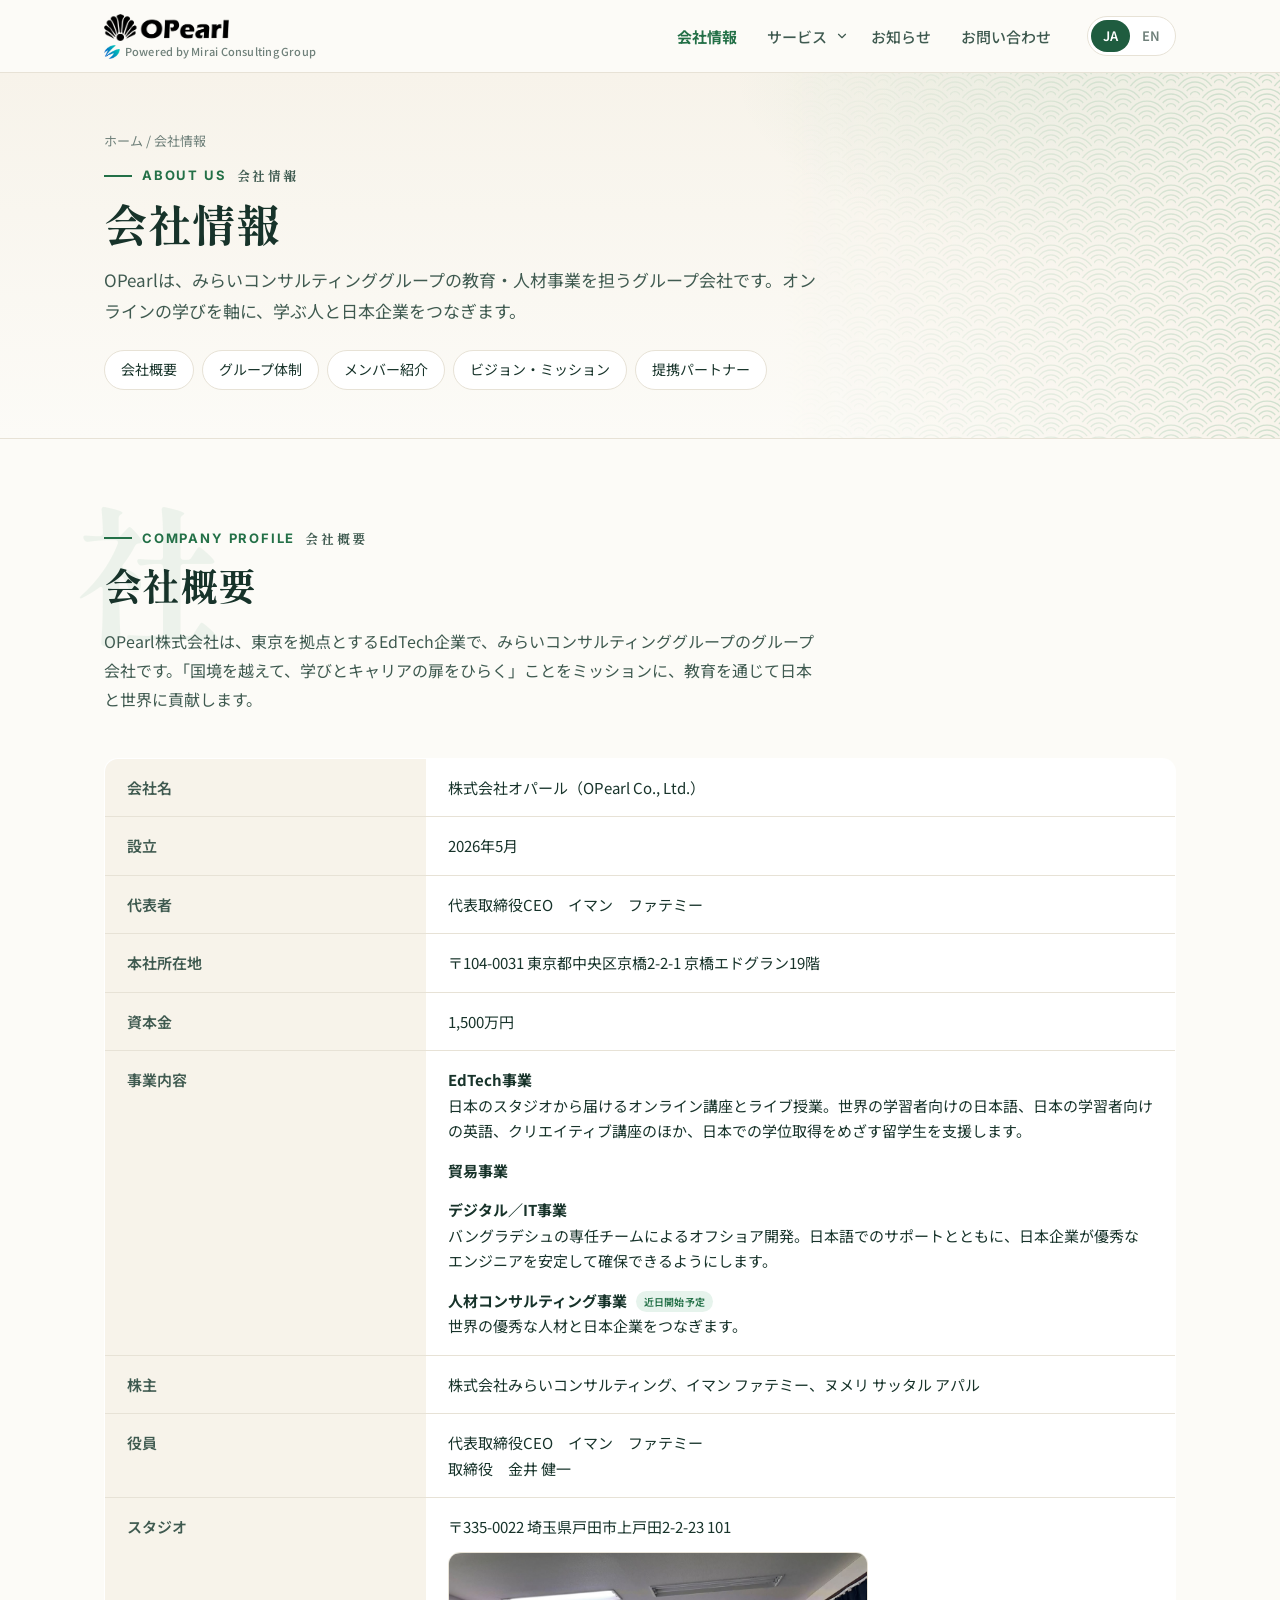
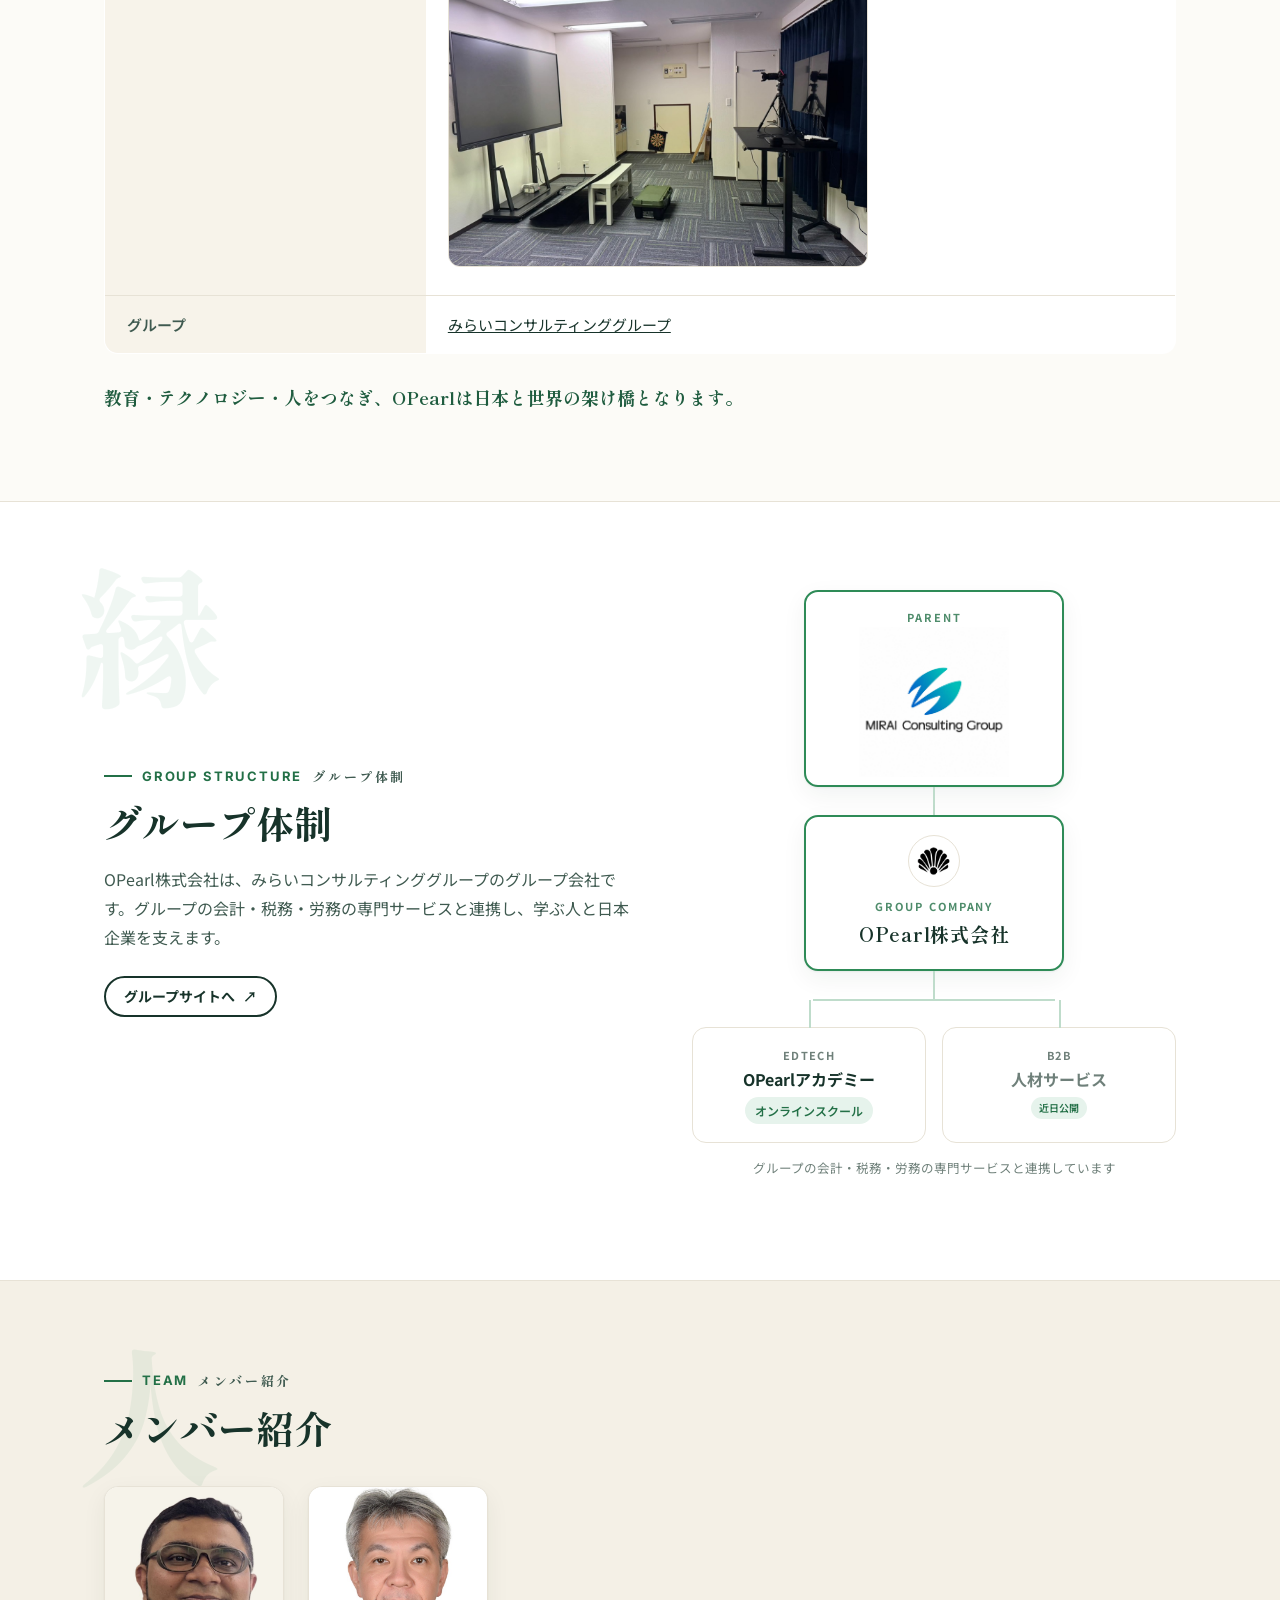
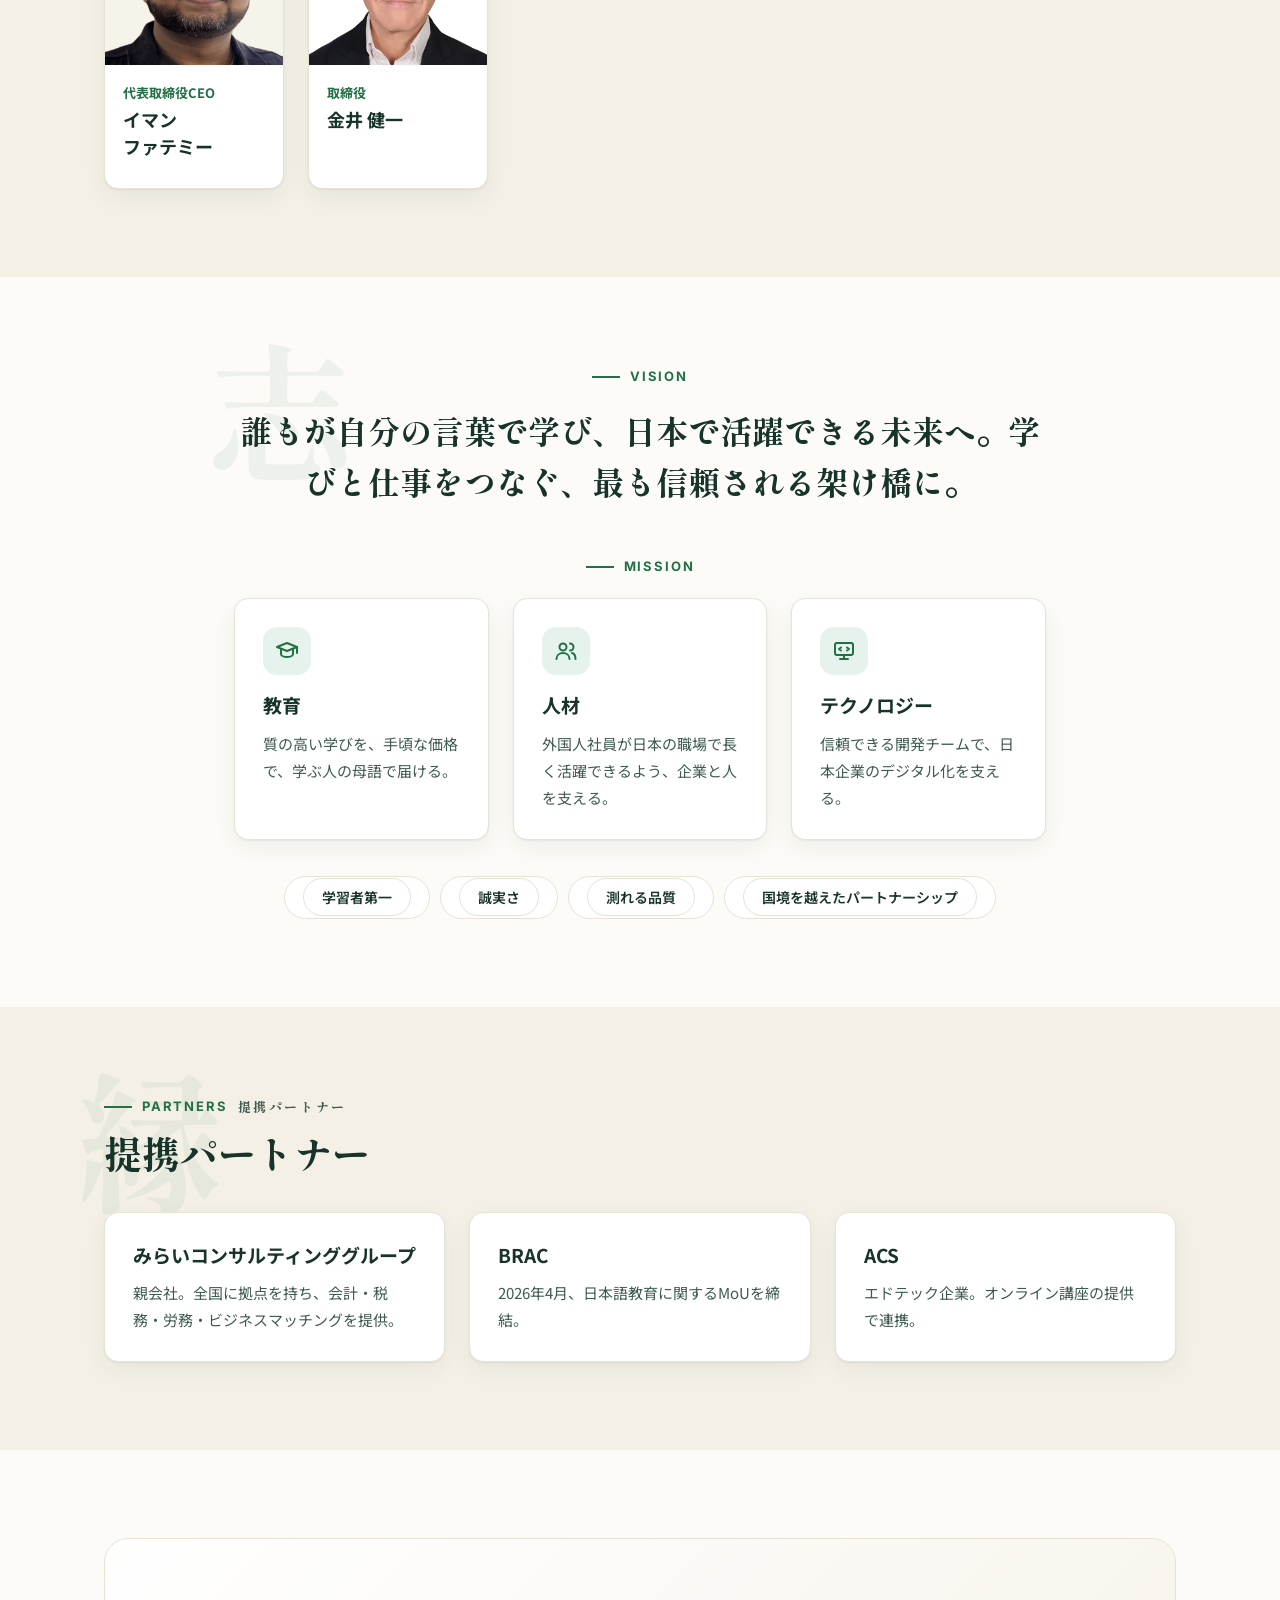
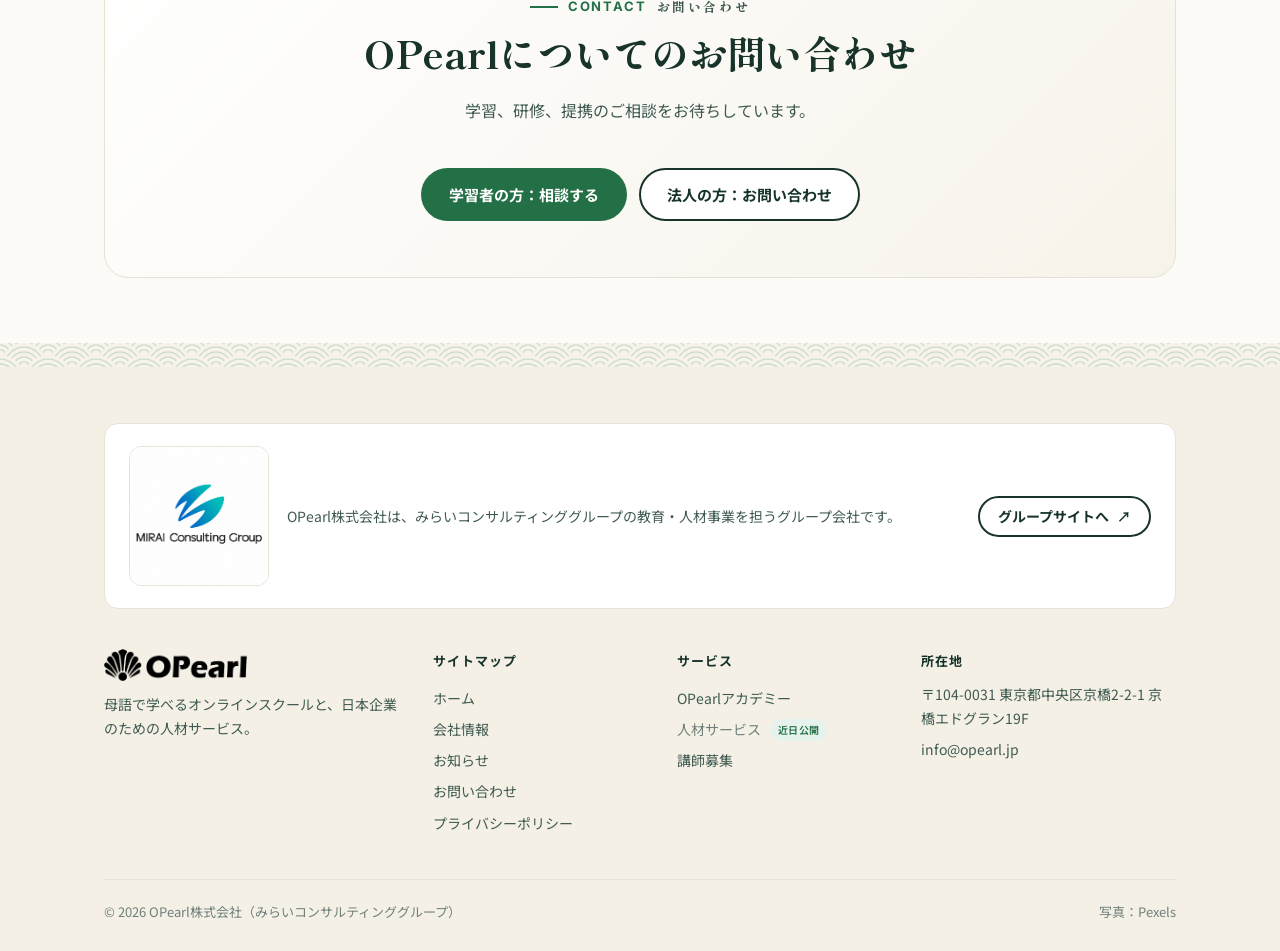
<file: about.html>
<!DOCTYPE html>
<html lang="ja" data-lang="ja" data-title-ja="会社情報｜OPearl（みらいコンサルティンググループ）" data-title-en="About Us | OPearl · Mirai Consulting Group">

<head>
  <meta charset="UTF-8">
  <meta name="viewport" content="width=device-width, initial-scale=1.0">
  <title>会社情報｜OPearl（みらいコンサルティンググループ）</title>
  <meta name="description" content="OPearl株式会社（みらいコンサルティンググループ）の会社概要、グループ体制、メンバー、ビジョン・ミッション、提携パートナー。">
  <meta property="og:title" content="会社情報｜OPearl（みらいコンサルティンググループ）">
  <meta property="og:description" content="OPearl株式会社（みらいコンサルティンググループ）の会社概要、グループ体制、メンバー、ビジョン・ミッション、提携パートナー。">
  <meta property="og:type" content="website">
  <meta name="theme-color" content="#2e8b57">
  <link rel="preconnect" href="https://fonts.googleapis.com">
  <link rel="preconnect" href="https://fonts.gstatic.com" crossorigin>
  <link href="https://fonts.googleapis.com/css2?family=Noto+Sans+JP:wght@400;500;700&family=Shippori+Mincho+B1:wght@600;800&family=Inter:wght@400;500;600;700&display=swap" rel="stylesheet">
  <link rel="icon" type="image/png" href="assets/img/opearl-mark.png">
  <link rel="stylesheet" href="assets/css/styles.css">
</head>

<body>
  <header class="site">
    <div class="wrap">
      <a class="logo" href="index.html"><span class="logo-text"><img class="logo-img" src="assets/img/opearl-logo.png" alt="OPearl" width="600" height="134"><small><img class="mirai-mk" src="assets/img/mirai-mark.png" alt="" width="16" height="14">Powered by Mirai Consulting Group</small></span></a>
      <nav class="main" id="main-nav" aria-label="Main">
        <a href="about.html" aria-current="page"><span class="ja">会社情報</span><span class="en">About Us</span></a>
        <div class="has-drop">
          <a href="services.html"><span class="ja">サービス</span><span class="en">Services</span></a>
          <button class="drop-toggle" type="button" aria-expanded="false" aria-label="Services menu"><svg viewBox="0 0 24 24" fill="none" stroke="currentColor" stroke-width="2" stroke-linecap="round" stroke-linejoin="round" aria-hidden="true"><path d="M6 9l6 6 6-6"/></svg></button>
          <div class="drop">
            <a href="academy.html"><b><span class="ja">OPearlアカデミー</span><span class="en">OPearl Academy</span></b><span><span class="ja">オンラインスクール（学習者の方へ）</span><span class="en">Online school for learners</span></span></a>
            <div class="drop-item is-soon" aria-disabled="true"><b><span class="ja">人材サービス</span><span class="en">HR Solutions</span> <span class="soon-pill"><span class="ja">近日公開</span><span class="en">Coming soon</span></span></b><span><span class="ja">日本企業の皆さまへ</span><span class="en">For Japanese companies</span></span></div>
          </div>
        </div>
        <a href="news.html"><span class="ja">お知らせ</span><span class="en">News</span></a>
        <a href="contact.html"><span class="ja">お問い合わせ</span><span class="en">Contact Us</span></a>
      </nav>
      <div class="lang" role="group" aria-label="Language">
        <button type="button" data-set-lang="ja" aria-pressed="true">JA</button>
        <button type="button" data-set-lang="en" aria-pressed="false">EN</button>
      </div>
      <button class="nav-toggle" type="button" aria-expanded="false" aria-controls="main-nav" aria-label="Menu"><svg viewBox="0 0 24 24" fill="none" stroke="currentColor" stroke-width="2" stroke-linecap="round" stroke-linejoin="round" aria-hidden="true"><path d="M4 7h16M4 12h16M4 17h16"/></svg></button>
    </div>
  </header>

  <main id="top">
    <section class="page-hero">
      <div class="wrap">
        <div class="crumbs"><a href="index.html"><span class="ja">ホーム</span><span class="en">Home</span></a> / <span class="ja">会社情報</span><span class="en">About Us</span></div>
        <div class="eyebrow">About us<span class="jp">会社情報</span></div>
        <h1><span class="ja">会社情報</span><span class="en">About Us</span></h1>
        <p><span class="ja">OPearlは、みらいコンサルティンググループの教育・人材事業を担うグループ会社です。オンラインの学びを軸に、学ぶ人と日本企業をつなぎます。</span><span class="en">OPearl is Mirai Consulting Group's company for education and HR. With online learning at its core, it connects learners with Japanese companies.</span></p>
        <div class="anchors">
          <a href="#profile"><span class="ja">会社概要</span><span class="en">Company profile</span></a>
          <a href="#structure"><span class="ja">グループ体制</span><span class="en">Group structure</span></a>
          <a href="#team"><span class="ja">メンバー紹介</span><span class="en">Team</span></a>
          <a href="#vision"><span class="ja">ビジョン・ミッション</span><span class="en">Vision &amp; mission</span></a>
          <a href="#partners"><span class="ja">提携パートナー</span><span class="en">Partners</span></a>
        </div>
      </div>
    </section>

    <section class="block" id="profile">
      <div class="wrap has-k" data-k="社">
        <div class="eyebrow">Company profile<span class="jp">会社概要</span></div>
        <h2 class="title"><span class="ja">会社概要</span><span class="en">Company profile</span></h2>
        <p class="intro"><span class="ja">OPearl株式会社は、東京を拠点とするEdTech企業で、みらいコンサルティンググループのグループ会社です。「国境を越えて、学びとキャリアの扉をひらく」ことをミッションに、教育を通じて日本と世界に貢献します。</span><span class="en">OPearl Co., Ltd. is an EdTech company and a member of Mirai Consulting Group, based in Tokyo. Our mission is to open doors to learning and careers across borders, contributing to Japan and the global community through education.</span></p>
        <table class="profile">
          <tr><th><span class="ja">会社名</span><span class="en">Company name</span></th><td><span class="ja">株式会社オパール（OPearl Co., Ltd.）</span><span class="en">OPearl Co., Ltd.</span></td></tr>
          <tr><th><span class="ja">設立</span><span class="en">Established</span></th><td><span class="ja">2026年5月</span><span class="en">May 2026</span></td></tr>
          <tr><th><span class="ja">代表者</span><span class="en">Representative</span></th><td><span class="ja">代表取締役CEO　イマン　ファテミー</span><span class="en">Fatemee IMAN, Representative Director / CEO</span></td></tr>
          <tr><th><span class="ja">本社所在地</span><span class="en">Head office</span></th><td><span class="ja">〒104-0031 東京都中央区京橋2-2-1 京橋エドグラン19階</span><span class="en">Kyobashi Edogrand 19F, 2-2-1 Kyobashi, Chuo-ku, Tokyo</span></td></tr>
          <tr><th><span class="ja">資本金</span><span class="en">Capital</span></th><td><span class="ja">1,500万円</span><span class="en">JPY 15 million</span></td></tr>
          <tr><th><span class="ja">事業内容</span><span class="en">Our business</span></th><td><ul class="biz-list">
            <li><b><span class="ja">EdTech事業</span><span class="en">EdTech</span></b><span class="ja">日本のスタジオから届けるオンライン講座とライブ授業。世界の学習者向けの日本語、日本の学習者向けの英語、クリエイティブ講座のほか、日本での学位取得をめざす留学生を支援します。</span><span class="en">Online courses and live classes from our studio in Japan, including Japanese for learners worldwide, English for Japanese learners, and creative programs, plus support for international students pursuing degrees in Japan.</span></li>
            <li><b><span class="ja">貿易事業</span><span class="en">Trading</span></b></li>
            <li><b><span class="ja">デジタル／IT事業</span><span class="en">Digital / IT</span></b><span class="ja">バングラデシュの専任チームによるオフショア開発。日本語でのサポートとともに、日本企業が優秀なエンジニアを安定して確保できるようにします。</span><span class="en">Offshore engineering through dedicated teams in Bangladesh, giving Japanese companies reliable access to skilled engineers with Japanese-language support.</span></li>
            <li class="is-soon"><b><span class="ja">人材コンサルティング事業</span><span class="en">HR consulting</span> <span class="soon-pill"><span class="ja">近日開始予定</span><span class="en">Coming soon</span></span></b><span class="ja">世界の優秀な人材と日本企業をつなぎます。</span><span class="en">Connecting talented global professionals with companies in Japan.</span></li>
          </ul></td></tr>
          <tr><th><span class="ja">株主</span><span class="en">Shareholders</span></th><td><span class="ja">株式会社みらいコンサルティング、イマン ファテミー、ヌメリ サッタル アパル</span><span class="en">Mirai Consulting Co., Ltd., Fatemee IMAN, Numeri Sattar APAR</span></td></tr>
          <tr><th><span class="ja">役員</span><span class="en">Management</span></th><td><span class="ja">代表取締役CEO　イマン　ファテミー<br>取締役　金井 健一</span><span class="en">Fatemee IMAN, Representative Director / CEO<br>Kenichi KANAI, Director</span></td></tr>
          <tr><th><span class="ja">スタジオ</span><span class="en">Studio</span></th><td><span class="ja">〒335-0022 埼玉県戸田市上戸田2-2-23 101</span><span class="en">101, 2-2-23 Kamitoda, Toda, Saitama 335-0022</span><img class="office-photo" src="assets/img/studio.jpg" alt="OPearl studio in Japan, with a large screen and a camera set up for live classes" width="1200" height="900" loading="lazy"></td></tr>
          <tr><th><span class="ja">グループ</span><span class="en">Group</span></th><td><a href="https://www.miraic.jp/" target="_blank" rel="noopener"><span class="ja">みらいコンサルティンググループ</span><span class="en">Mirai Consulting Group</span></a></td></tr>
        </table>
        <p class="profile-close"><span class="ja">教育・テクノロジー・人をつなぎ、OPearlは日本と世界の架け橋となります。</span><span class="en">By bringing education, technology and people together, OPearl builds bridges between Japan and the world.</span></p>
      </div>
    </section>

    <section class="block group-sec" id="structure">
      <div class="wrap group-grid has-k" data-k="縁">
        <div>
          <div class="eyebrow">Group structure<span class="jp">グループ体制</span></div>
          <h2 class="title"><span class="ja">グループ体制</span><span class="en">Group structure</span></h2>
          <p class="intro" style="margin-bottom:24px"><span class="ja">OPearl株式会社は、みらいコンサルティンググループのグループ会社です。グループの会計・税務・労務の専門サービスと連携し、学ぶ人と日本企業を支えます。</span><span class="en">OPearl Co., Ltd. is a Mirai Consulting Group company. Working with the group's accounting, tax and labour specialists, we support learners and Japanese companies.</span></p>
          <a class="btn btn-ghost btn-small" href="https://www.miraic.jp/" target="_blank" rel="noopener"><span class="ja">グループサイトへ</span><span class="en">Visit the group website</span> ↗</a>
        </div>
        <div class="org" role="img" aria-label="Mirai Consulting Group, parent of OPearl Co., Ltd.">
          <div class="node-top node-parent"><small>PARENT</small><img src="assets/img/mirai-logo.jpg" alt="Mirai Consulting Group" width="1254" height="1254"></div>
          <div class="stem"></div>
          <div class="node-top" style="background:var(--white);color:var(--ink);border:2px solid var(--accent)"><span class="org-logo"><img src="assets/img/opearl-mark.png" alt="" width="34" height="34"></span><small style="color:var(--accent-strong)">GROUP COMPANY</small><b><span class="ja">OPearl株式会社</span><span class="en">OPearl Co., Ltd.</span></b></div>
          <div class="stem"></div>
          <div class="kids" style="padding-top:28px">
            <div class="kid"><small>EDTECH</small><b><span class="ja">OPearlアカデミー</span><span class="en">OPearl Academy</span></b>
              <div class="chips"><span class="chip"><span class="ja">オンラインスクール</span><span class="en">Online school</span></span></div></div>
            <div class="kid is-soon"><small>B2B</small><b><span class="ja">人材サービス</span><span class="en">HR Solutions</span></b>
              <div class="chips"><span class="soon-pill"><span class="ja">近日公開</span><span class="en">Coming soon</span></span></div></div>
          </div>
          <p class="also"><span class="ja">グループの会計・税務・労務の専門サービスと連携しています</span><span class="en">Working alongside the group's accounting, tax and labour services</span></p>
        </div>
      </div>
    </section>

    <section class="block alt" id="team">
      <div class="wrap has-k" data-k="人">
        <div class="eyebrow">Team<span class="jp">メンバー紹介</span></div>
        <h2 class="title"><span class="ja">メンバー紹介</span><span class="en">Our team</span></h2>
        <!-- Add more .member cards to this grid as the team grows. -->
        <div class="team" style="margin-top:32px">
          <article class="card member">
            <img src="assets/img/team-fatemee-iman.jpg" alt="Fatemee IMAN" width="600" height="600" loading="lazy">
            <div class="m-body">
              <div class="role"><span class="ja">代表取締役CEO</span><span class="en">Representative Director / CEO</span></div>
              <h3><span class="ja">イマン　ファテミー</span><span class="en">Fatemee IMAN</span></h3>
              <!-- placeholder: <p><span class="ja">プロフィールを記載予定です（2〜3行）。</span><span class="en">Profile to be added (2–3 lines).</span></p> -->
            </div>
          </article>
          <article class="card member">
            <img src="assets/img/team-kenichi-kanai.jpg" alt="Kenichi KANAI" width="600" height="600" loading="lazy">
            <div class="m-body">
              <div class="role"><span class="ja">取締役</span><span class="en">Director</span></div>
              <h3><span class="ja">金井 健一</span><span class="en">Kenichi KANAI</span></h3>
              <!-- placeholder: <p><span class="ja">プロフィールを記載予定です（2〜3行）。</span><span class="en">Profile to be added (2–3 lines).</span></p> -->
            </div>
          </article>
        </div>
      </div>
    </section>

    <section class="block" id="vision">
      <div class="wrap vision has-k" data-k="志">
        <div class="eyebrow c">Vision</div>
        <blockquote><span class="ja">誰もが自分の言葉で学び、日本で活躍できる未来へ。学びと仕事をつなぐ、最も信頼される架け橋に。</span><span class="en">A future where anyone can learn in their own language and thrive in Japan. We aim to be the most trusted bridge between learning and work.</span></blockquote>
        <div class="eyebrow c">Mission</div>
        <div class="grid-3" style="text-align:left;margin-top:20px">
          <div class="card"><div class="icon-badge"><svg viewBox="0 0 24 24" fill="none" stroke="currentColor" stroke-width="2" stroke-linecap="round" stroke-linejoin="round" aria-hidden="true"><path d="M2 8l10-4 10 4-10 4z"/><path d="M6 10v5c0 1.7 2.7 3 6 3s6-1.3 6-3v-5"/><path d="M22 8v6"/></svg></div>
            <h3><span class="ja">教育</span><span class="en">Education</span></h3>
            <p><span class="ja">質の高い学びを、手頃な価格で、学ぶ人の母語で届ける。</span><span class="en">Make high-quality learning affordable and available in learners' own languages.</span></p></div>
          <div class="card"><div class="icon-badge"><svg viewBox="0 0 24 24" fill="none" stroke="currentColor" stroke-width="2" stroke-linecap="round" stroke-linejoin="round" aria-hidden="true"><circle cx="9" cy="8" r="3.5"/><path d="M2.5 20c0-3.6 2.9-6 6.5-6s6.5 2.4 6.5 6"/><path d="M16 4.5a3.5 3.5 0 010 7"/><path d="M18 14c2.2.6 3.5 2.8 3.5 6"/></svg></div>
            <h3><span class="ja">人材</span><span class="en">Talent</span></h3>
            <p><span class="ja">外国人社員が日本の職場で長く活躍できるよう、企業と人を支える。</span><span class="en">Help foreign staff build lasting careers in Japanese workplaces, supporting both companies and people.</span></p></div>
          <div class="card"><div class="icon-badge"><svg viewBox="0 0 24 24" fill="none" stroke="currentColor" stroke-width="2" stroke-linecap="round" stroke-linejoin="round" aria-hidden="true"><rect x="3" y="4" width="18" height="12" rx="2"/><path d="M8 20h8M12 16v4"/><path d="M9 8.5L7 10l2 1.5M15 8.5l2 1.5-2 1.5"/></svg></div>
            <h3><span class="ja">テクノロジー</span><span class="en">Technology</span></h3>
            <p><span class="ja">信頼できる開発チームで、日本企業のデジタル化を支える。</span><span class="en">Support Japanese companies' digital work with a reliable development team.</span></p></div>
        </div>
        <div class="values">
          <span><span class="ja">学習者第一</span><span class="en">Learner first</span></span>
          <span><span class="ja">誠実さ</span><span class="en">Integrity</span></span>
          <span><span class="ja">測れる品質</span><span class="en">Quality you can measure</span></span>
          <span><span class="ja">国境を越えたパートナーシップ</span><span class="en">Partnership across borders</span></span>
        </div>
      </div>
    </section>

    <section class="block alt" id="partners">
      <div class="wrap has-k" data-k="縁">
        <div class="eyebrow">Partners<span class="jp">提携パートナー</span></div>
        <h2 class="title"><span class="ja">提携パートナー</span><span class="en">Our partners</span></h2>
        <div class="grid-3" style="margin-top:32px">
          <div class="card"><h3><span class="ja">みらいコンサルティンググループ</span><span class="en">Mirai Consulting Group</span></h3>
            <p><span class="ja">親会社。全国に拠点を持ち、会計・税務・労務・ビジネスマッチングを提供。</span><span class="en">Parent company, with offices across Japan; accounting, tax, labour and business matching.</span></p></div>
          <div class="card"><h3>BRAC</h3>
            <p><span class="ja">2026年4月、日本語教育に関するMoUを締結。</span><span class="en">MoU on Japanese language education signed in April 2026.</span></p></div>
          <div class="card"><h3>ACS</h3>
            <p><span class="ja">エドテック企業。オンライン講座の提供で連携。</span><span class="en">Edtech company; partner for online courses.</span></p></div>
          <!-- placeholder: add once the university is confirmed
          <div class="card"><h3><span class="ja">提携オンライン大学</span><span class="en">Partner online university</span></h3>
            <p><span class="ja">日本のオンライン学部課程への進学をサポート。</span><span class="en">Support for learners joining a Japanese online degree.</span></p></div>
          -->
        </div>
      </div>
    </section>

    <section class="block">
      <div class="wrap">
        <div class="cta-box center">
          <div class="eyebrow">Contact<span class="jp">お問い合わせ</span></div>
          <h2 class="title"><span class="ja">OPearlについてのお問い合わせ</span><span class="en">Talk to OPearl</span></h2>
          <p class="intro"><span class="ja">学習、研修、提携のご相談をお待ちしています。</span><span class="en">We welcome questions about learning, training and partnerships.</span></p>
          <div class="ctas">
            <a class="btn btn-primary" href="contact.html?type=school"><span class="ja">学習者の方：相談する</span><span class="en">Learners: ask us</span></a>
            <a class="btn btn-ghost" href="contact.html?type=hr"><span class="ja">法人の方：お問い合わせ</span><span class="en">Companies: contact us</span></a>
          </div>
        </div>
      </div>
    </section>
  </main>

  <footer class="site">
    <div class="wrap">
      <div class="foot-group">
        <span class="mirai-logo"><img src="assets/img/mirai-logo.jpg" alt="Mirai Consulting Group" width="1254" height="1254" loading="lazy"></span>
        <p><span class="ja">OPearl株式会社は、みらいコンサルティンググループの教育・人材事業を担うグループ会社です。</span><span class="en">OPearl Co., Ltd. is the Mirai Consulting Group company for education and HR.</span></p>
        <a class="btn btn-ghost btn-small" href="https://www.miraic.jp/" target="_blank" rel="noopener"><span class="ja">グループサイトへ</span><span class="en">Visit the group website</span> ↗</a>
      </div>
      <div class="foot-grid">
        <div>
          <a class="logo" href="index.html"><img class="logo-img" src="assets/img/opearl-logo.png" alt="OPearl" width="600" height="134"></a>
          <p><span class="ja">母語で学べるオンラインスクールと、日本企業のための人材サービス。</span><span class="en">An online school that teaches in your own language, and HR solutions for Japanese companies.</span></p>
        </div>
        <div>
          <h4><span class="ja">サイトマップ</span><span class="en">Site</span></h4>
          <ul>
            <li><a href="index.html"><span class="ja">ホーム</span><span class="en">Home</span></a></li>
            <li><a href="about.html"><span class="ja">会社情報</span><span class="en">About Us</span></a></li>
            <li><a href="news.html"><span class="ja">お知らせ</span><span class="en">News</span></a></li>
            <li><a href="contact.html"><span class="ja">お問い合わせ</span><span class="en">Contact Us</span></a></li>
            <li><a href="privacy.html"><span class="ja">プライバシーポリシー</span><span class="en">Privacy Policy</span></a></li>
          </ul>
        </div>
        <div>
          <h4><span class="ja">サービス</span><span class="en">Services</span></h4>
          <ul>
            <li><a href="academy.html"><span class="ja">OPearlアカデミー</span><span class="en">OPearl Academy</span></a></li>
            <li><span class="foot-soon" aria-disabled="true"><span class="ja">人材サービス</span><span class="en">HR Solutions</span> <span class="soon-pill"><span class="ja">近日公開</span><span class="en">Coming soon</span></span></span></li>
            <li><a href="contact.html?type=teach"><span class="ja">講師募集</span><span class="en">Teach with us</span></a></li>
          </ul>
        </div>
        <div>
          <h4><span class="ja">所在地</span><span class="en">Office</span></h4>
          <address><span class="ja">〒104-0031 東京都中央区京橋2-2-1 京橋エドグラン19F</span><span class="en">Kyobashi Edogrand 19F, 2-2-1 Kyobashi, Chuo-ku, Tokyo</span></address>
          <p style="margin-top:8px"><a data-email href="#"></a></p>
        </div>
      </div>
      <div class="foot-bottom">
        <span>© 2026 <span class="ja">OPearl株式会社（みらいコンサルティンググループ）</span><span class="en">OPearl Co., Ltd., a Mirai Consulting Group company</span></span>
        <span><span class="ja">写真：Pexels</span><span class="en">Photos: Pexels</span></span>
      </div>
    </div>
  </footer>

  <!-- Sunrise Project: hidden for now. Uncomment the button and dialog to bring it back.
  <button class="fab fab-sunrise" type="button" data-open-dialog="sunrise" aria-haspopup="dialog"><span class="fab-icon"><svg viewBox="0 0 24 24" fill="none" stroke="currentColor" stroke-width="2" stroke-linecap="round" stroke-linejoin="round" aria-hidden="true"><path d="M17 18a5 5 0 0 0-10 0"/><path d="M12 2v7M4.2 10.2l1.4 1.4M1 18h2M21 18h2M18.4 11.6l1.4-1.4M23 22H1M8 6l4-4 4 4"/></svg></span><span class="ja">サンライズ・プロジェクト</span><span class="en">The Sunrise Project</span></button>

  <dialog class="sunrise" id="sunrise" aria-labelledby="sunrise-title">
    <button class="dialog-close" type="button" data-close-dialog aria-label="Close"><svg viewBox="0 0 24 24" fill="none" stroke="currentColor" stroke-width="2" stroke-linecap="round" aria-hidden="true"><path d="M6 6l12 12M18 6L6 18"/></svg></button>
    <div class="eyebrow">Joint initiative<span class="jp">共同プロジェクト</span></div>
    <h2 id="sunrise-title"><span class="ja">サンライズ・プロジェクト</span><span class="en">The Sunrise Project</span></h2>
    <p class="lead"><span class="ja">十分な準備を整えた優秀な人材を、日本へ。みらいコンサルティンググループ、星槎大学、OPearlの3者による共同プロジェクトです。</span><span class="en">Delivering skilled, well-prepared talent to Japan: a joint project of Mirai Consulting Group, Seisa University and OPearl.</span></p>
    <div class="sr-partners">
      <div><b><span class="ja">みらいコンサルティンググループ</span><span class="en">Mirai Consulting Group</span></b><span><span class="ja">日本企業のネットワークと、人事・労務の専門性</span><span class="en">Japanese employer network and HR and labour expertise</span></span></div>
      <div><b><span class="ja">星槎大学</span><span class="en">Seisa University</span></b><span><span class="ja">教育、日本語教育、認定された学位</span><span class="en">Education, Japanese language and recognised degrees</span></span></div>
      <div><b>OPearl</b><span><span class="ja">アジアの人材の採用・研修・マッチング</span><span class="en">Recruitment, training and matching of talent from Asia</span></span></div>
    </div>
    <ol class="sr-flow">
      <li><span class="ja">アジアの人材</span><span class="en">Talent in Asia</span></li>
      <li><span class="ja">学びと研修</span><span class="en">Study and training</span></li>
      <li><span class="ja">日本での就職</span><span class="en">Placement in Japan</span></li>
      <li><span class="ja">長く活躍できるキャリア</span><span class="en">Long-term careers</span></li>
    </ol>
  </dialog>
  -->

  <script src="assets/js/main.js"></script>
</body>

</html>
</file>
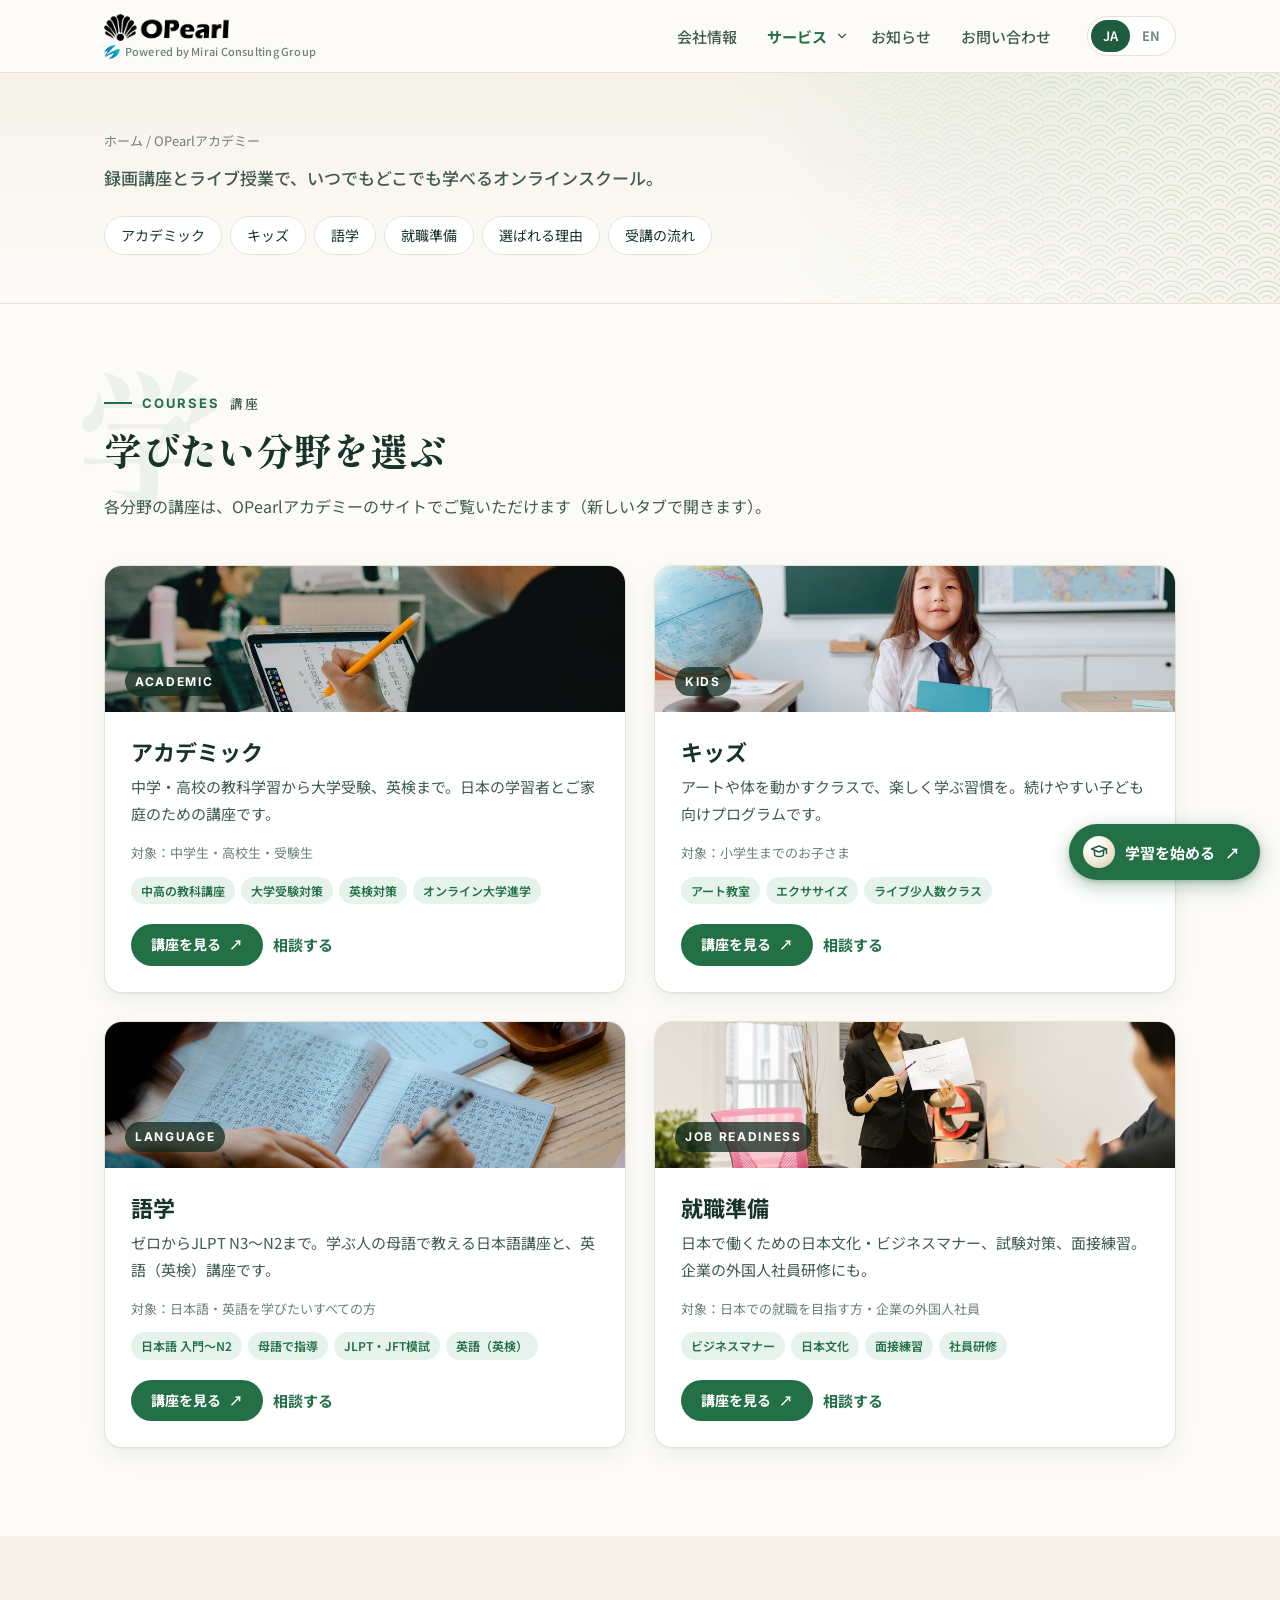
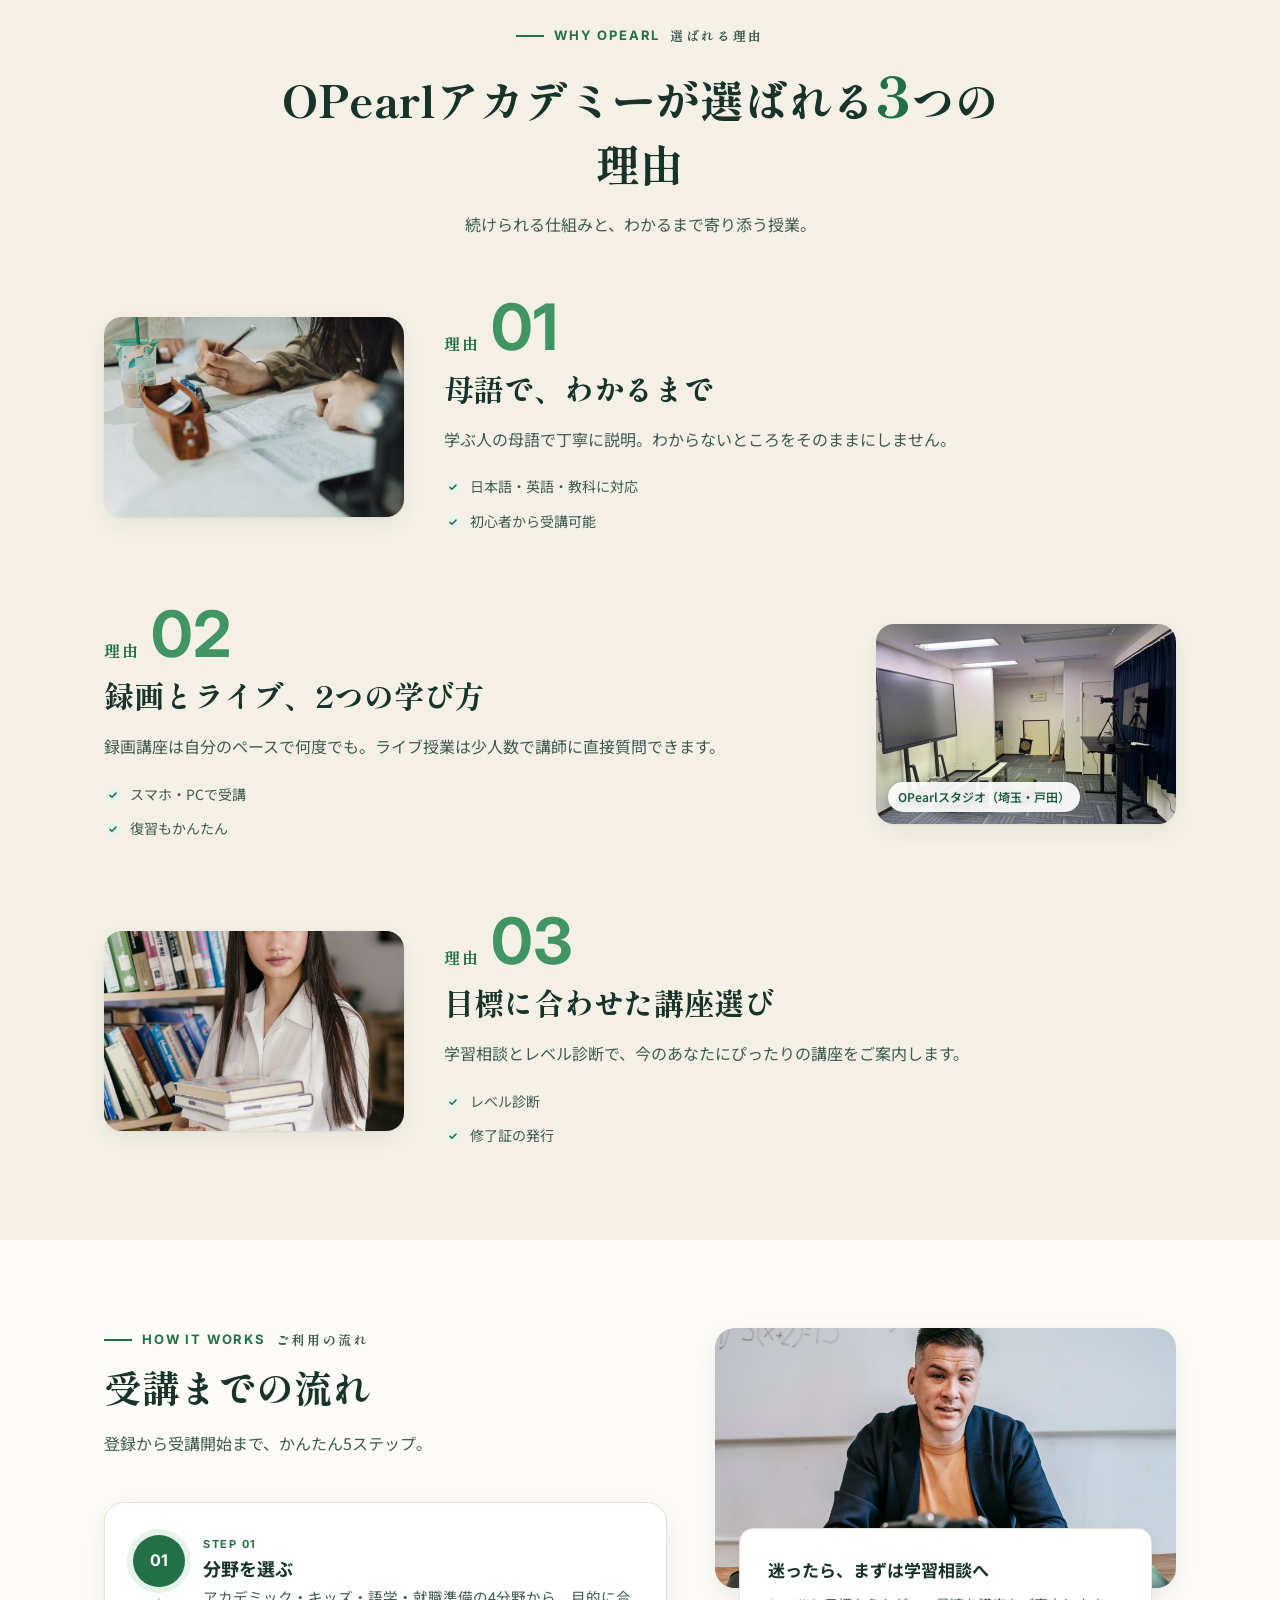
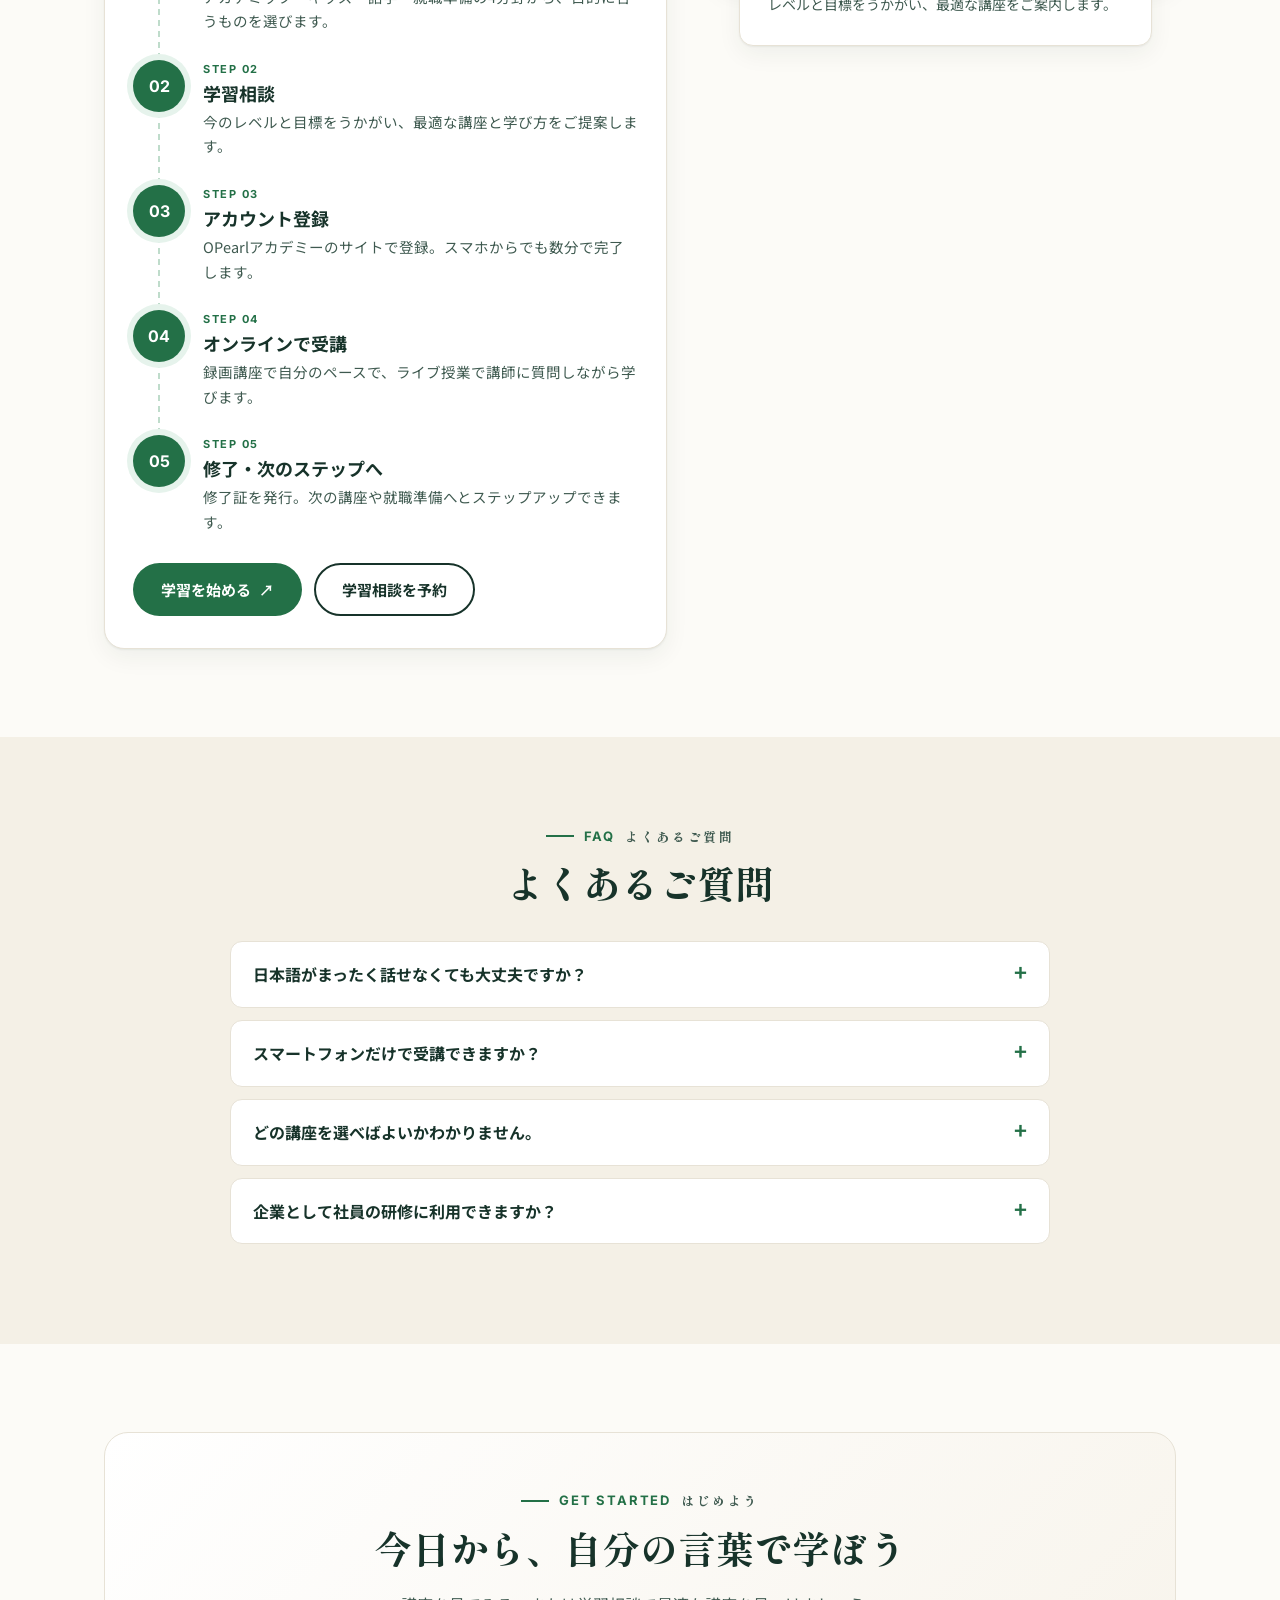
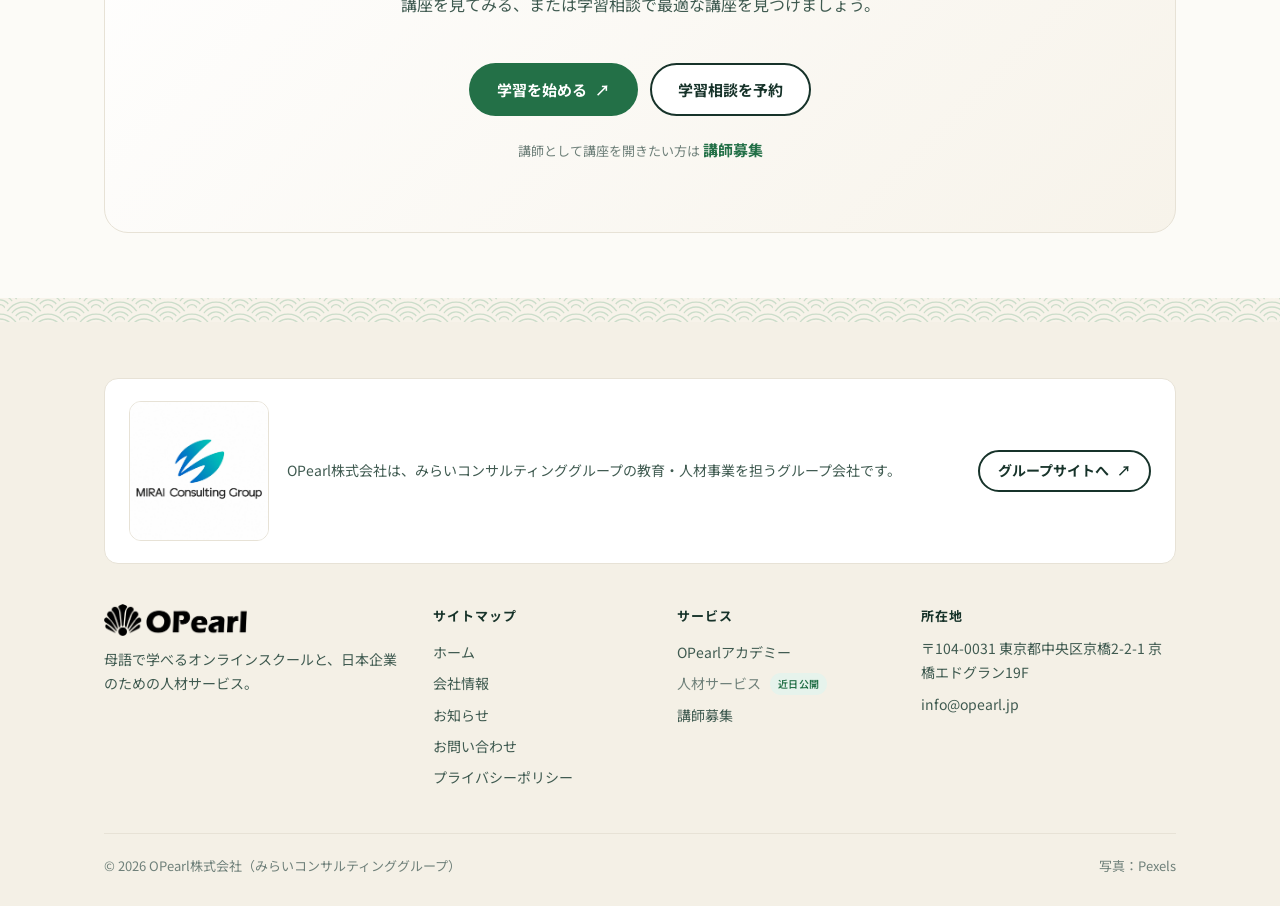
<file: academy.html>
<!DOCTYPE html>
<html lang="ja" data-lang="ja" data-title-ja="OPearlアカデミー｜OPearl（みらいコンサルティンググループ）" data-title-en="OPearl Academy | OPearl · Mirai Consulting Group">

<head>
  <meta charset="UTF-8">
  <meta name="viewport" content="width=device-width, initial-scale=1.0">
  <title>OPearlアカデミー｜OPearl（みらいコンサルティンググループ）</title>
  <meta name="description" content="OPearlアカデミー：アカデミック・キッズ・語学・就職準備を、母語で学べるオンラインスクール。">
  <meta property="og:title" content="OPearlアカデミー｜OPearl（みらいコンサルティンググループ）">
  <meta property="og:description" content="OPearlアカデミー：アカデミック・キッズ・語学・就職準備を、母語で学べるオンラインスクール。">
  <meta property="og:type" content="website">
  <meta name="theme-color" content="#2e8b57">
  <link rel="preconnect" href="https://fonts.googleapis.com">
  <link rel="preconnect" href="https://fonts.gstatic.com" crossorigin>
  <link href="https://fonts.googleapis.com/css2?family=Noto+Sans+JP:wght@400;500;700&family=Shippori+Mincho+B1:wght@600;800&family=Inter:wght@400;500;600;700&display=swap" rel="stylesheet">
  <link rel="icon" type="image/png" href="assets/img/opearl-mark.png">
  <link rel="stylesheet" href="assets/css/styles.css">
</head>

<body>
  <header class="site">
    <div class="wrap">
      <a class="logo" href="index.html"><span class="logo-text"><img class="logo-img" src="assets/img/opearl-logo.png" alt="OPearl" width="600" height="134"><small><img class="mirai-mk" src="assets/img/mirai-mark.png" alt="" width="16" height="14">Powered by Mirai Consulting Group</small></span></a>
      <nav class="main" id="main-nav" aria-label="Main">
        <a href="about.html"><span class="ja">会社情報</span><span class="en">About Us</span></a>
        <div class="has-drop">
          <a href="services.html" aria-current="page"><span class="ja">サービス</span><span class="en">Services</span></a>
          <button class="drop-toggle" type="button" aria-expanded="false" aria-label="Services menu"><svg viewBox="0 0 24 24" fill="none" stroke="currentColor" stroke-width="2" stroke-linecap="round" stroke-linejoin="round" aria-hidden="true"><path d="M6 9l6 6 6-6"/></svg></button>
          <div class="drop">
            <a href="academy.html"><b><span class="ja">OPearlアカデミー</span><span class="en">OPearl Academy</span></b><span><span class="ja">オンラインスクール（学習者の方へ）</span><span class="en">Online school for learners</span></span></a>
            <div class="drop-item is-soon" aria-disabled="true"><b><span class="ja">人材サービス</span><span class="en">HR Solutions</span> <span class="soon-pill"><span class="ja">近日公開</span><span class="en">Coming soon</span></span></b><span><span class="ja">日本企業の皆さまへ</span><span class="en">For Japanese companies</span></span></div>
          </div>
        </div>
        <a href="news.html"><span class="ja">お知らせ</span><span class="en">News</span></a>
        <a href="contact.html"><span class="ja">お問い合わせ</span><span class="en">Contact Us</span></a>
      </nav>
      <div class="lang" role="group" aria-label="Language">
        <button type="button" data-set-lang="ja" aria-pressed="true">JA</button>
        <button type="button" data-set-lang="en" aria-pressed="false">EN</button>
      </div>
      <button class="nav-toggle" type="button" aria-expanded="false" aria-controls="main-nav" aria-label="Menu"><svg viewBox="0 0 24 24" fill="none" stroke="currentColor" stroke-width="2" stroke-linecap="round" stroke-linejoin="round" aria-hidden="true"><path d="M4 7h16M4 12h16M4 17h16"/></svg></button>
    </div>
  </header>

  <main id="top">
    <section class="page-hero">
      <div class="wrap">
        <div class="crumbs"><a href="index.html"><span class="ja">ホーム</span><span class="en">Home</span></a> / <span class="ja">OPearlアカデミー</span><span class="en">OPearl Academy</span></div>
        <h1 class="hero-line"><span class="ja">録画講座とライブ授業で、いつでもどこでも学べるオンラインスクール。</span><span class="en">An online school with recorded courses and live classes, to learn anytime, anywhere.</span></h1>
        <div class="anchors"><a href="#academic"><span class="ja">アカデミック</span><span class="en">Academic</span></a><a href="#kids"><span class="ja">キッズ</span><span class="en">Kids</span></a><a href="#language"><span class="ja">語学</span><span class="en">Language</span></a><a href="#job-prep"><span class="ja">就職準備</span><span class="en">Job readiness</span></a><a href="#why"><span class="ja">選ばれる理由</span><span class="en">Why OPearl</span></a><a href="#how"><span class="ja">受講の流れ</span><span class="en">How it works</span></a></div>
      </div>
    </section>

    <section class="block" id="categories">
      <div class="wrap has-k" data-k="学">
        <div class="eyebrow">Courses<span class="jp">講座</span></div>
        <h2 class="title"><span class="ja">学びたい分野を選ぶ</span><span class="en">Choose what you want to learn</span></h2>
        <p class="intro"><span class="ja">各分野の講座は、OPearlアカデミーのサイトでご覧いただけます（新しいタブで開きます）。</span><span class="en">Each area opens its course list on the OPearl Academy site, in a new tab.</span></p>
        <div class="tiles">
          <article class="tile" id="academic">
            <div class="thumb photo"><img src="assets/img/cat-academic.jpg" alt="Students studying with a tablet" loading="lazy"><span class="cat">ACADEMIC</span></div>
            <div class="tile-body">
              <h3><span class="ja">アカデミック</span><span class="en">Academic</span></h3>
              <p><span class="ja">中学・高校の教科学習から大学受験、英検まで。日本の学習者とご家庭のための講座です。</span><span class="en">From junior and senior high school subjects to university entrance exams and Eiken, for learners and families in Japan.</span></p>
              <div class="for"><span class="ja">対象：中学生・高校生・受験生</span><span class="en">For: junior and senior high school students</span></div>
              <div class="chips"><span class="chip"><span class="ja">中高の教科講座</span><span class="en">School subjects</span></span><span class="chip"><span class="ja">大学受験対策</span><span class="en">University entrance prep</span></span><span class="chip"><span class="ja">英検対策</span><span class="en">Eiken prep</span></span><span class="chip"><span class="ja">オンライン大学進学</span><span class="en">Online university pathway</span></span></div>
              <div class="actions">
                <a class="btn btn-primary btn-small" href="#" data-platform="academic"><span class="ja">講座を見る</span><span class="en">View courses</span> <span aria-hidden="true">↗</span></a>
                <a class="link-arrow" href="contact.html?type=school"><span class="ja">相談する</span><span class="en">Ask us</span></a>
              </div>
            </div>
          </article><article class="tile" id="kids">
            <div class="thumb photo"><img src="assets/img/cat-kids.jpg" alt="A girl in school uniform holding a book" loading="lazy"><span class="cat">KIDS</span></div>
            <div class="tile-body">
              <h3><span class="ja">キッズ</span><span class="en">Kids</span></h3>
              <p><span class="ja">アートや体を動かすクラスで、楽しく学ぶ習慣を。続けやすい子ども向けプログラムです。</span><span class="en">Art and movement classes that build a love of learning: programmes children enjoy and keep coming back to.</span></p>
              <div class="for"><span class="ja">対象：小学生までのお子さま</span><span class="en">For: children up to primary school</span></div>
              <div class="chips"><span class="chip"><span class="ja">アート教室</span><span class="en">Art classes</span></span><span class="chip"><span class="ja">エクササイズ</span><span class="en">Exercise &amp; movement</span></span><span class="chip"><span class="ja">ライブ少人数クラス</span><span class="en">Small live groups</span></span></div>
              <div class="actions">
                <a class="btn btn-primary btn-small" href="#" data-platform="kids"><span class="ja">講座を見る</span><span class="en">View courses</span> <span aria-hidden="true">↗</span></a>
                <a class="link-arrow" href="contact.html?type=school"><span class="ja">相談する</span><span class="en">Ask us</span></a>
              </div>
            </div>
          </article><article class="tile" id="language">
            <div class="thumb photo"><img src="assets/img/cat-language.jpg" alt="Writing Japanese characters in a notebook" loading="lazy"><span class="cat">LANGUAGE</span></div>
            <div class="tile-body">
              <h3><span class="ja">語学</span><span class="en">Language</span></h3>
              <p><span class="ja">ゼロからJLPT N3〜N2まで。学ぶ人の母語で教える日本語講座と、英語（英検）講座です。</span><span class="en">Japanese from zero to JLPT N3–N2, taught in the learner's own language, plus English (Eiken).</span></p>
              <div class="for"><span class="ja">対象：日本語・英語を学びたいすべての方</span><span class="en">For: anyone learning Japanese or English</span></div>
              <div class="chips"><span class="chip"><span class="ja">日本語 入門〜N2</span><span class="en">Japanese, beginner to N2</span></span><span class="chip"><span class="ja">母語で指導</span><span class="en">Taught in your language</span></span><span class="chip"><span class="ja">JLPT・JFT模試</span><span class="en">Mock JLPT / JFT</span></span><span class="chip"><span class="ja">英語（英検）</span><span class="en">English (Eiken)</span></span></div>
              <div class="actions">
                <a class="btn btn-primary btn-small" href="#" data-platform="language"><span class="ja">講座を見る</span><span class="en">View courses</span> <span aria-hidden="true">↗</span></a>
                <a class="link-arrow" href="contact.html?type=school"><span class="ja">相談する</span><span class="en">Ask us</span></a>
              </div>
            </div>
          </article><article class="tile" id="job-prep">
            <div class="thumb photo"><img src="assets/img/cat-job-prep.jpg" alt="A presentation in an office meeting" loading="lazy"><span class="cat">JOB READINESS</span></div>
            <div class="tile-body">
              <h3><span class="ja">就職準備</span><span class="en">Job readiness</span></h3>
              <p><span class="ja">日本で働くための日本文化・ビジネスマナー、試験対策、面接練習。企業の外国人社員研修にも。</span><span class="en">Japanese workplace culture, business manners, exam prep and interview practice, also used for companies' foreign staff.</span></p>
              <div class="for"><span class="ja">対象：日本での就職を目指す方・企業の外国人社員</span><span class="en">For: job seekers aiming for Japan, and companies' foreign staff</span></div>
              <div class="chips"><span class="chip"><span class="ja">ビジネスマナー</span><span class="en">Business manners</span></span><span class="chip"><span class="ja">日本文化</span><span class="en">Japanese culture</span></span><span class="chip"><span class="ja">面接練習</span><span class="en">Interview practice</span></span><span class="chip"><span class="ja">社員研修</span><span class="en">Staff training</span></span></div>
              <div class="actions">
                <a class="btn btn-primary btn-small" href="#" data-platform="job-prep"><span class="ja">講座を見る</span><span class="en">View courses</span> <span aria-hidden="true">↗</span></a>
                <a class="link-arrow" href="contact.html?type=school"><span class="ja">相談する</span><span class="en">Ask us</span></a>
              </div>
            </div>
          </article>
        </div>
      </div>
    </section>

    <section class="block alt" id="why">
      <div class="wrap">
        <div class="why-head">
          <div class="eyebrow">Why OPearl<span class="jp">選ばれる理由</span></div>
          <h2 class="title"><span class="ja">OPearlアカデミーが選ばれる<em>3</em>つの理由</span><span class="en"><em>3</em> reasons learners choose OPearl Academy</span></h2>
          <p class="intro" style="margin:0 auto"><span class="ja">続けられる仕組みと、わかるまで寄り添う授業。</span><span class="en">A format you can keep up with, and teaching that stays with you until you understand.</span></p>
        </div>
        <div class="reasons">
          <div class="reason">
            <div class="reason-img"><img src="assets/img/why-own-language.jpg" alt="A student taking notes" loading="lazy"></div>
            <div>
              <div class="reason-num"><small><span class="ja">理由</span><span class="en">REASON</span></small><b>01</b></div>
              <h3><span class="ja">母語で、わかるまで</span><span class="en">In your own language, until it clicks</span></h3>
              <p><span class="ja">学ぶ人の母語で丁寧に説明。わからないところをそのままにしません。</span><span class="en">Clear explanations in the learner's own language, so nothing is left unclear.</span></p>
              <ul class="ticks"><li><span class="ja">日本語・英語・教科に対応</span><span class="en">Japanese, English and school subjects</span></li><li><span class="ja">初心者から受講可能</span><span class="en">Beginners welcome</span></li></ul>
            </div>
          </div>
          <div class="reason">
            <div class="reason-img"><img src="assets/img/studio.jpg" alt="OPearl studio in Japan, with a large screen and a camera set up for live classes" width="1200" height="900" loading="lazy"><span class="img-tag"><span class="ja">OPearlスタジオ（埼玉・戸田）</span><span class="en">Our studio in Toda, Saitama</span></span></div>
            <div>
              <div class="reason-num"><small><span class="ja">理由</span><span class="en">REASON</span></small><b>02</b></div>
              <h3><span class="ja">録画とライブ、2つの学び方</span><span class="en">Two ways to learn: recorded and live</span></h3>
              <p><span class="ja">録画講座は自分のペースで何度でも。ライブ授業は少人数で講師に直接質問できます。</span><span class="en">Watch recorded lessons as often as you like, and ask a teacher directly in small live classes.</span></p>
              <ul class="ticks"><li><span class="ja">スマホ・PCで受講</span><span class="en">Phone or computer</span></li><li><span class="ja">復習もかんたん</span><span class="en">Easy to review</span></li></ul>
            </div>
          </div>
          <div class="reason">
            <div class="reason-img"><img src="assets/img/why-books.jpg" alt="A student holding books in a library" loading="lazy"></div>
            <div>
              <div class="reason-num"><small><span class="ja">理由</span><span class="en">REASON</span></small><b>03</b></div>
              <h3><span class="ja">目標に合わせた講座選び</span><span class="en">Courses matched to your goal</span></h3>
              <p><span class="ja">学習相談とレベル診断で、今のあなたにぴったりの講座をご案内します。</span><span class="en">A study consultation and level check point you to the course that fits you now.</span></p>
              <ul class="ticks"><li><span class="ja">レベル診断</span><span class="en">Level check</span></li><li><span class="ja">修了証の発行</span><span class="en">Certificate on completion</span></li></ul>
            </div>
          </div>
        </div>
      </div>
    </section>

    <section class="block" id="how">
      <div class="wrap flow-split">
        <div>
          <div class="eyebrow">How it works<span class="jp">ご利用の流れ</span></div>
          <h2 class="title"><span class="ja">受講までの流れ</span><span class="en">How to start</span></h2>
          <p class="intro"><span class="ja">登録から受講開始まで、かんたん5ステップ。</span><span class="en">Five simple steps from sign-up to your first lesson.</span></p>
          <div class="track"><ol class="flow"><li><div><div class="step-label">STEP 01</div><h4><span class="ja">分野を選ぶ</span><span class="en">Choose an area</span></h4><p><span class="ja">アカデミック・キッズ・語学・就職準備の4分野から、目的に合うものを選びます。</span><span class="en">Pick from academic, kids, language or job readiness.</span></p></div></li><li><div><div class="step-label">STEP 02</div><h4><span class="ja">学習相談</span><span class="en">Study consultation</span></h4><p><span class="ja">今のレベルと目標をうかがい、最適な講座と学び方をご提案します。</span><span class="en">We ask about your level and goal, then suggest the right course and format.</span></p></div></li><li><div><div class="step-label">STEP 03</div><h4><span class="ja">アカウント登録</span><span class="en">Sign up</span></h4><p><span class="ja">OPearlアカデミーのサイトで登録。スマホからでも数分で完了します。</span><span class="en">Register on the OPearl Academy site. It takes a few minutes, even on a phone.</span></p></div></li><li><div><div class="step-label">STEP 04</div><h4><span class="ja">オンラインで受講</span><span class="en">Learn online</span></h4><p><span class="ja">録画講座で自分のペースで、ライブ授業で講師に質問しながら学びます。</span><span class="en">Recorded courses at your own pace, live classes when you want to ask a teacher.</span></p></div></li><li><div><div class="step-label">STEP 05</div><h4><span class="ja">修了・次のステップへ</span><span class="en">Finish and move on</span></h4><p><span class="ja">修了証を発行。次の講座や就職準備へとステップアップできます。</span><span class="en">Receive a certificate and move on to the next course or to job readiness.</span></p></div></li></ol>
            <div class="ctas">
              <a class="btn btn-primary" href="#" data-platform=""><span class="ja">学習を始める</span><span class="en">Start learning</span> <span aria-hidden="true">↗</span></a>
              <a class="btn btn-ghost" href="contact.html?type=school"><span class="ja">学習相談を予約</span><span class="en">Book a consultation</span></a>
            </div>
          </div>
        </div>
        <div class="side">
          <img src="assets/img/hero-online-teacher.jpg" alt="A teacher giving an online class" loading="lazy">
          <div class="card note-card">
            <h3 style="font-size:17px"><span class="ja">迷ったら、まずは学習相談へ</span><span class="en">Not sure? Start with a consultation</span></h3>
            <p style="font-size:14px"><span class="ja">レベルと目標をうかがい、最適な講座をご案内します。</span><span class="en">Tell us your level and goal, and we will suggest a course.</span></p>
          </div>
        </div>
      </div>
    </section>

    <section class="block alt">
      <div class="wrap">
        <div class="center">
          <div class="eyebrow">FAQ<span class="jp">よくあるご質問</span></div>
          <h2 class="title"><span class="ja">よくあるご質問</span><span class="en">Frequently asked questions</span></h2>
        </div>
        <div class="faq" style="margin-top:32px">
          <details><summary><span class="ja">日本語がまったく話せなくても大丈夫ですか？</span><span class="en">I don't speak any Japanese. Can I still join?</span></summary>
            <p><span class="ja">はい。語学分野の日本語講座は入門レベルから始められ、母語で説明を受けられます。</span><span class="en">Yes. The Japanese courses start from zero and are explained in your own language.</span></p></details>
          <details><summary><span class="ja">スマートフォンだけで受講できますか？</span><span class="en">Can I learn on my phone?</span></summary>
            <p><span class="ja">はい。録画講座・ライブ授業ともにスマートフォンで受講できます。</span><span class="en">Yes. Both recorded courses and live classes work on a phone.</span></p></details>
          <details><summary><span class="ja">どの講座を選べばよいかわかりません。</span><span class="en">I'm not sure which course to choose.</span></summary>
            <p><span class="ja">学習相談をご予約ください。レベルと目標をうかがい、最適な講座をご案内します。</span><span class="en">Book a study consultation. We will ask about your level and goal and suggest a course.</span></p></details>
          <details><summary><span class="ja">企業として社員の研修に利用できますか？</span><span class="en">Can my company use the Academy to train staff?</span></summary>
            <p><span class="ja">はい。外国人社員向けの日本語・日本文化・ビジネスマナー研修をご提供します。法人向けの人材サービスは近日公開予定です。それまではお問い合わせフォームからご相談ください。</span><span class="en">Yes. We offer Japanese language, culture and business-manners training for foreign staff. Our HR Solutions for companies are coming soon; until then, please get in touch through the contact form.</span></p></details>
        </div>
      </div>
    </section>

    <section class="block">
      <div class="wrap">
        <div class="cta-box center">
          <div class="eyebrow">Get started<span class="jp">はじめよう</span></div>
          <h2 class="title"><span class="ja">今日から、自分の言葉で学ぼう</span><span class="en">Start learning today, in your own language</span></h2>
          <p class="intro"><span class="ja">講座を見てみる、または学習相談で最適な講座を見つけましょう。</span><span class="en">Browse the courses, or book a consultation to find the right one.</span></p>
          <div class="ctas">
            <a class="btn btn-primary" href="#" data-platform=""><span class="ja">学習を始める</span><span class="en">Start learning</span> <span aria-hidden="true">↗</span></a>
            <a class="btn btn-ghost" href="contact.html?type=school"><span class="ja">学習相談を予約</span><span class="en">Book a consultation</span></a>
          </div>
          <p class="note"><span class="ja">講師として講座を開きたい方は</span><span class="en">Want to teach on OPearl Academy?</span> <a class="link-arrow" href="contact.html?type=teach"><span class="ja">講師募集</span><span class="en">Teach with us</span></a></p>
        </div>
      </div>
    </section>
  </main>

  <footer class="site">
    <div class="wrap">
      <div class="foot-group">
        <span class="mirai-logo"><img src="assets/img/mirai-logo.jpg" alt="Mirai Consulting Group" width="1254" height="1254" loading="lazy"></span>
        <p><span class="ja">OPearl株式会社は、みらいコンサルティンググループの教育・人材事業を担うグループ会社です。</span><span class="en">OPearl Co., Ltd. is the Mirai Consulting Group company for education and HR.</span></p>
        <a class="btn btn-ghost btn-small" href="https://www.miraic.jp/" target="_blank" rel="noopener"><span class="ja">グループサイトへ</span><span class="en">Visit the group website</span> ↗</a>
      </div>
      <div class="foot-grid">
        <div>
          <a class="logo" href="index.html"><img class="logo-img" src="assets/img/opearl-logo.png" alt="OPearl" width="600" height="134"></a>
          <p><span class="ja">母語で学べるオンラインスクールと、日本企業のための人材サービス。</span><span class="en">An online school that teaches in your own language, and HR solutions for Japanese companies.</span></p>
        </div>
        <div>
          <h4><span class="ja">サイトマップ</span><span class="en">Site</span></h4>
          <ul>
            <li><a href="index.html"><span class="ja">ホーム</span><span class="en">Home</span></a></li>
            <li><a href="about.html"><span class="ja">会社情報</span><span class="en">About Us</span></a></li>
            <li><a href="news.html"><span class="ja">お知らせ</span><span class="en">News</span></a></li>
            <li><a href="contact.html"><span class="ja">お問い合わせ</span><span class="en">Contact Us</span></a></li>
            <li><a href="privacy.html"><span class="ja">プライバシーポリシー</span><span class="en">Privacy Policy</span></a></li>
          </ul>
        </div>
        <div>
          <h4><span class="ja">サービス</span><span class="en">Services</span></h4>
          <ul>
            <li><a href="academy.html"><span class="ja">OPearlアカデミー</span><span class="en">OPearl Academy</span></a></li>
            <li><span class="foot-soon" aria-disabled="true"><span class="ja">人材サービス</span><span class="en">HR Solutions</span> <span class="soon-pill"><span class="ja">近日公開</span><span class="en">Coming soon</span></span></span></li>
            <li><a href="contact.html?type=teach"><span class="ja">講師募集</span><span class="en">Teach with us</span></a></li>
          </ul>
        </div>
        <div>
          <h4><span class="ja">所在地</span><span class="en">Office</span></h4>
          <address><span class="ja">〒104-0031 東京都中央区京橋2-2-1 京橋エドグラン19F</span><span class="en">Kyobashi Edogrand 19F, 2-2-1 Kyobashi, Chuo-ku, Tokyo</span></address>
          <p style="margin-top:8px"><a data-email href="#"></a></p>
        </div>
      </div>
      <div class="foot-bottom">
        <span>© 2026 <span class="ja">OPearl株式会社（みらいコンサルティンググループ）</span><span class="en">OPearl Co., Ltd., a Mirai Consulting Group company</span></span>
        <span><span class="ja">写真：Pexels</span><span class="en">Photos: Pexels</span></span>
      </div>
    </div>
  </footer>

  <a class="fab" href="#" data-platform=""><span class="fab-icon"><svg viewBox="0 0 24 24" fill="none" stroke="currentColor" stroke-width="2" stroke-linecap="round" stroke-linejoin="round" aria-hidden="true"><path d="M2 8l10-4 10 4-10 4z"/><path d="M6 10v5c0 1.7 2.7 3 6 3s6-1.3 6-3v-5"/><path d="M22 8v6"/></svg></span><span class="ja">学習を始める</span><span class="en">Start learning</span> <span aria-hidden="true">↗</span></a>

  <script src="assets/js/main.js"></script>
</body>

</html>
</file>
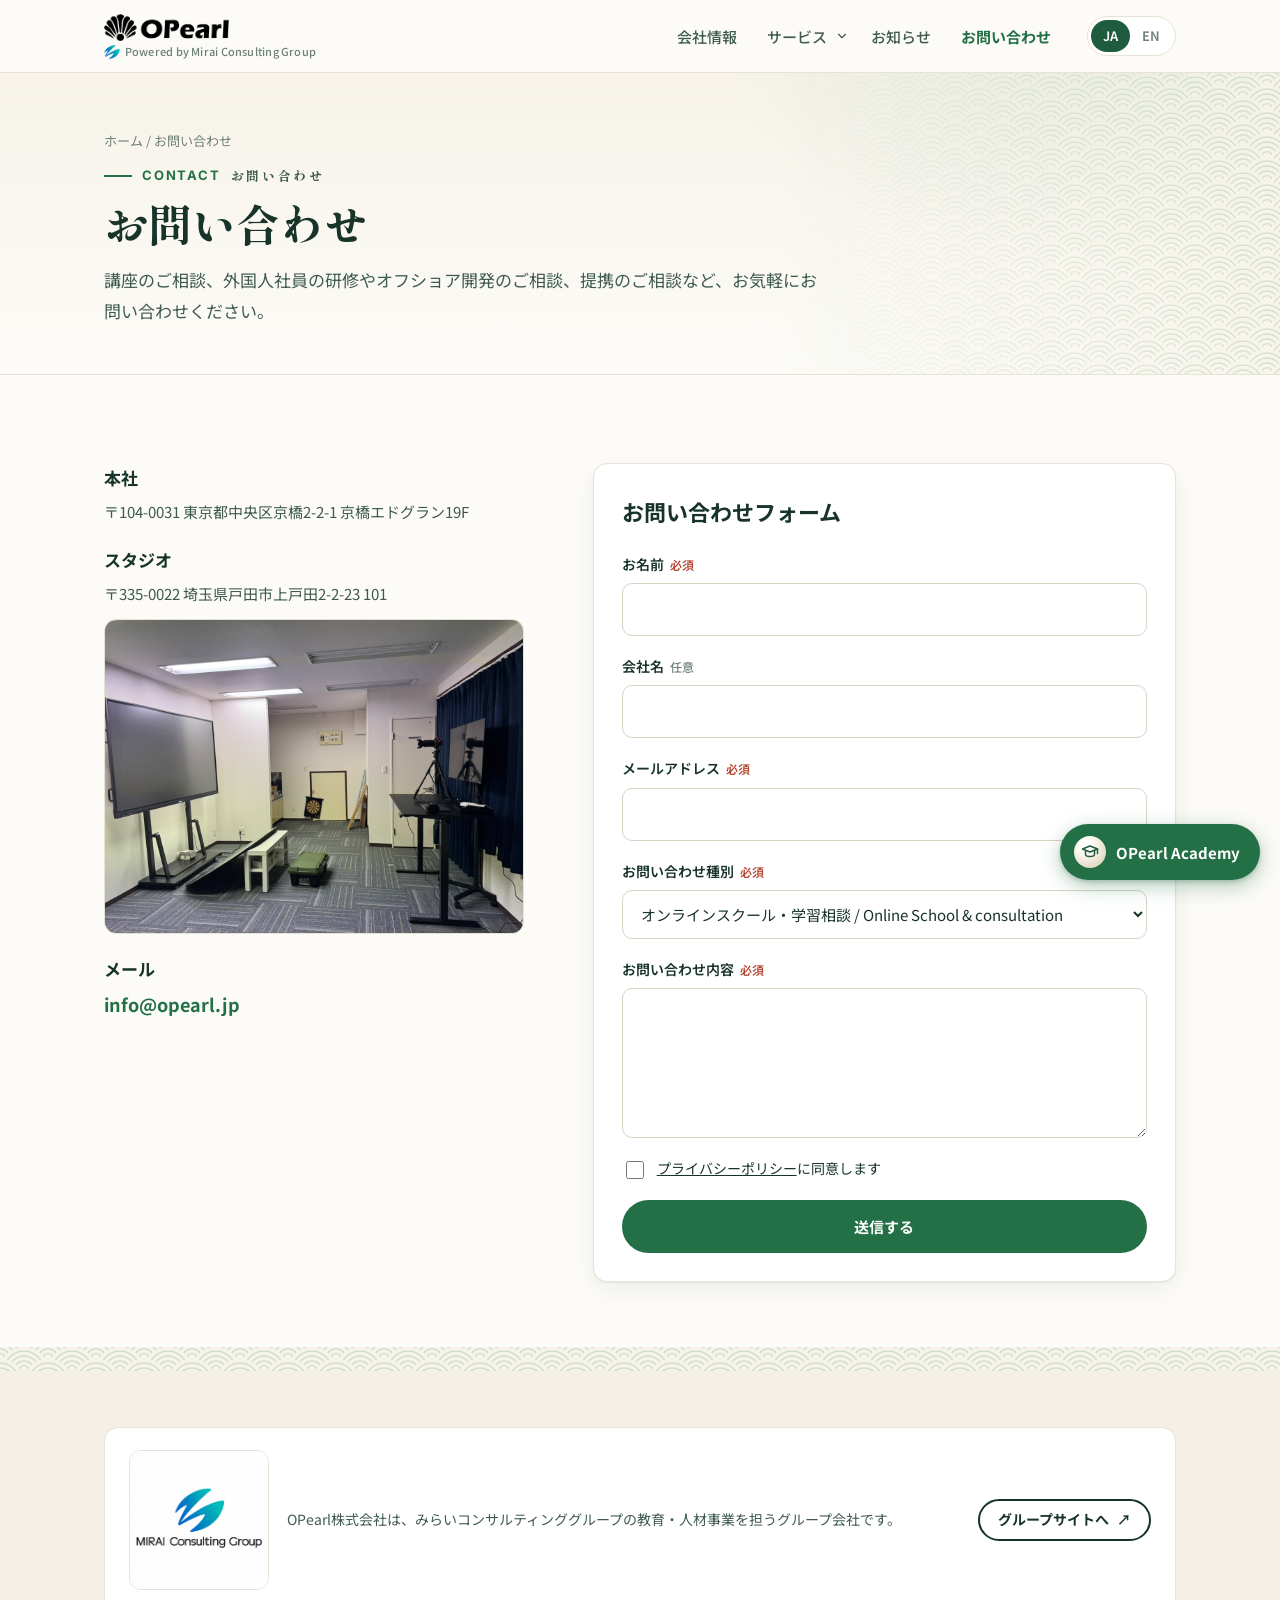
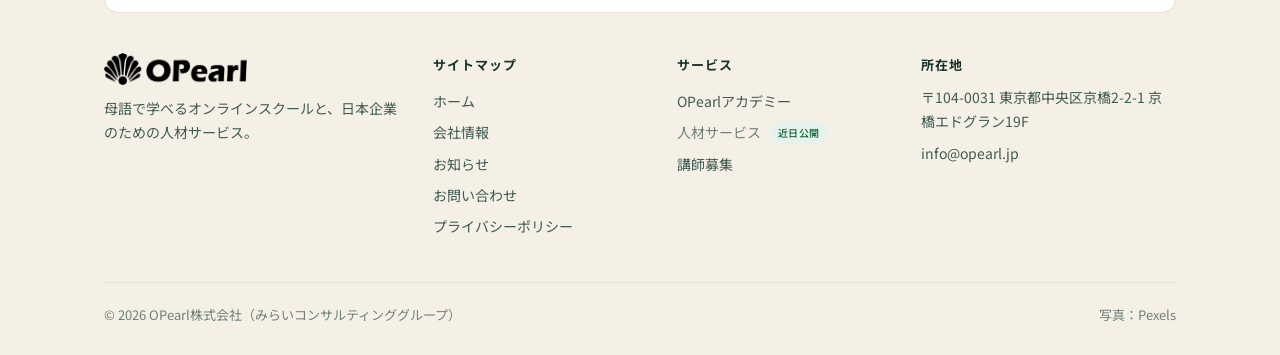
<file: contact.html>
<!DOCTYPE html>
<html lang="ja" data-lang="ja" data-title-ja="お問い合わせ｜OPearl（みらいコンサルティンググループ）" data-title-en="Contact Us | OPearl · Mirai Consulting Group">

<head>
  <meta charset="UTF-8">
  <meta name="viewport" content="width=device-width, initial-scale=1.0">
  <title>お問い合わせ｜OPearl（みらいコンサルティンググループ）</title>
  <meta name="description" content="OPearlへのお問い合わせ：講座のご相談、人材サービス、提携。">
  <meta property="og:title" content="お問い合わせ｜OPearl（みらいコンサルティンググループ）">
  <meta property="og:description" content="OPearlへのお問い合わせ：講座のご相談、人材サービス、提携。">
  <meta property="og:type" content="website">
  <meta name="theme-color" content="#2e8b57">
  <link rel="preconnect" href="https://fonts.googleapis.com">
  <link rel="preconnect" href="https://fonts.gstatic.com" crossorigin>
  <link href="https://fonts.googleapis.com/css2?family=Noto+Sans+JP:wght@400;500;700&family=Shippori+Mincho+B1:wght@600;800&family=Inter:wght@400;500;600;700&display=swap" rel="stylesheet">
  <link rel="icon" type="image/png" href="assets/img/opearl-mark.png">
  <link rel="stylesheet" href="assets/css/styles.css">
</head>

<body>
  <header class="site">
    <div class="wrap">
      <a class="logo" href="index.html"><span class="logo-text"><img class="logo-img" src="assets/img/opearl-logo.png" alt="OPearl" width="600" height="134"><small><img class="mirai-mk" src="assets/img/mirai-mark.png" alt="" width="16" height="14">Powered by Mirai Consulting Group</small></span></a>
      <nav class="main" id="main-nav" aria-label="Main">
        <a href="about.html"><span class="ja">会社情報</span><span class="en">About Us</span></a>
        <div class="has-drop">
          <a href="services.html"><span class="ja">サービス</span><span class="en">Services</span></a>
          <button class="drop-toggle" type="button" aria-expanded="false" aria-label="Services menu"><svg viewBox="0 0 24 24" fill="none" stroke="currentColor" stroke-width="2" stroke-linecap="round" stroke-linejoin="round" aria-hidden="true"><path d="M6 9l6 6 6-6"/></svg></button>
          <div class="drop">
            <a href="academy.html"><b><span class="ja">OPearlアカデミー</span><span class="en">OPearl Academy</span></b><span><span class="ja">オンラインスクール（学習者の方へ）</span><span class="en">Online school for learners</span></span></a>
            <div class="drop-item is-soon" aria-disabled="true"><b><span class="ja">人材サービス</span><span class="en">HR Solutions</span> <span class="soon-pill"><span class="ja">近日公開</span><span class="en">Coming soon</span></span></b><span><span class="ja">日本企業の皆さまへ</span><span class="en">For Japanese companies</span></span></div>
          </div>
        </div>
        <a href="news.html"><span class="ja">お知らせ</span><span class="en">News</span></a>
        <a href="contact.html" aria-current="page"><span class="ja">お問い合わせ</span><span class="en">Contact Us</span></a>
      </nav>
      <div class="lang" role="group" aria-label="Language">
        <button type="button" data-set-lang="ja" aria-pressed="true">JA</button>
        <button type="button" data-set-lang="en" aria-pressed="false">EN</button>
      </div>
      <button class="nav-toggle" type="button" aria-expanded="false" aria-controls="main-nav" aria-label="Menu"><svg viewBox="0 0 24 24" fill="none" stroke="currentColor" stroke-width="2" stroke-linecap="round" stroke-linejoin="round" aria-hidden="true"><path d="M4 7h16M4 12h16M4 17h16"/></svg></button>
    </div>
  </header>

  <main id="top">
    <section class="page-hero">
      <div class="wrap">
        <div class="crumbs"><a href="index.html"><span class="ja">ホーム</span><span class="en">Home</span></a> / <span class="ja">お問い合わせ</span><span class="en">Contact Us</span></div>
        <div class="eyebrow">Contact<span class="jp">お問い合わせ</span></div>
        <h1><span class="ja">お問い合わせ</span><span class="en">Contact Us</span></h1>
        <p><span class="ja">講座のご相談、外国人社員の研修やオフショア開発のご相談、提携のご相談など、お気軽にお問い合わせください。</span><span class="en">Questions about courses, training foreign staff, offshore development or partnerships: we would love to hear from you.</span></p>
        
      </div>
    </section>

    <section class="block">
      <div class="wrap contact-grid">
        <div>
          <div class="office">
            <h3><span class="ja">本社</span><span class="en">Head office</span></h3>
            <!-- TODO: Google Maps embed (replace the .map placeholder with an <iframe>) -->
            <address><span class="ja">〒104-0031 東京都中央区京橋2-2-1 京橋エドグラン19F</span><span class="en">Kyobashi Edogrand 19F, 2-2-1 Kyobashi, Chuo-ku, Tokyo</span></address>
            <!-- placeholder: <div class="map"><span class="ja">地図（本社）</span><span class="en">Map: head office</span></div> -->
          </div>
          <div class="office">
            <h3><span class="ja">スタジオ</span><span class="en">Studio</span></h3>
            <address><span class="ja">〒335-0022 埼玉県戸田市上戸田2-2-23 101</span><span class="en">101, 2-2-23 Kamitoda, Toda, Saitama 335-0022</span></address>
            <img class="office-photo" src="assets/img/studio.jpg" alt="OPearl studio in Japan, with a large screen and a camera set up for live classes" width="1200" height="900" loading="lazy">
            <!-- placeholder: <div class="map"><span class="ja">地図（スタジオ）</span><span class="en">Map: studio</span></div> -->
          </div>
          <div class="office">
            <h3><span class="ja">メール</span><span class="en">Email</span></h3>
            <a class="mail" data-email href="#"></a>
          </div>
        </div>

        <div class="card">
          <h2 style="margin:0 0 20px;font-size:22px"><span class="ja">お問い合わせフォーム</span><span class="en">Inquiry form</span></h2>
          <form class="inquiry" novalidate>
            <div class="field">
              <label for="f-name"><span class="ja">お名前</span><span class="en">Name</span><span class="req"><span class="ja">必須</span><span class="en">Required</span></span></label>
              <input id="f-name" name="name" type="text" autocomplete="name" required>
            </div>
            <div class="field">
              <label for="f-company"><span class="ja">会社名</span><span class="en">Company</span><span class="opt"><span class="ja">任意</span><span class="en">Optional</span></span></label>
              <input id="f-company" name="company" type="text" autocomplete="organization">
            </div>
            <div class="field">
              <label for="f-email"><span class="ja">メールアドレス</span><span class="en">Email</span><span class="req"><span class="ja">必須</span><span class="en">Required</span></span></label>
              <input id="f-email" name="email" type="email" autocomplete="email" required>
            </div>
            <div class="field">
              <label for="f-type"><span class="ja">お問い合わせ種別</span><span class="en">Inquiry type</span><span class="req"><span class="ja">必須</span><span class="en">Required</span></span></label>
              <select id="f-type" name="type" required>
                <option value="school">オンラインスクール・学習相談 / Online School &amp; consultation</option>
                <option value="hr">人材サービス（近日公開） / HR Solutions (coming soon)</option>
                <option value="partner">提携 / Partnership</option>
                <option value="teach">講師募集 / Teach with us</option>
                <option value="other">その他 / Other</option>
              </select>
            </div>
            <div class="field">
              <label for="f-msg"><span class="ja">お問い合わせ内容</span><span class="en">Message</span><span class="req"><span class="ja">必須</span><span class="en">Required</span></span></label>
              <textarea id="f-msg" name="message" required></textarea>
            </div>
            <label class="consent"><input type="checkbox" name="consent" required>
              <span><span class="ja"><a href="privacy.html">プライバシーポリシー</a>に同意します</span><span class="en">I agree to the <a href="privacy.html">Privacy Policy</a></span></span></label>
            <button class="btn btn-primary btn-block" type="submit"><span class="ja">送信する</span><span class="en">Send</span></button>
            <p class="form-status" hidden><span class="ja">メールアプリが開きます。内容をご確認のうえ送信してください。</span><span class="en">Your email app will open. Please check the message and send it.</span></p>
          </form>
        </div>
      </div>
    </section>
  </main>

  <footer class="site">
    <div class="wrap">
      <div class="foot-group">
        <span class="mirai-logo"><img src="assets/img/mirai-logo.jpg" alt="Mirai Consulting Group" width="1254" height="1254" loading="lazy"></span>
        <p><span class="ja">OPearl株式会社は、みらいコンサルティンググループの教育・人材事業を担うグループ会社です。</span><span class="en">OPearl Co., Ltd. is the Mirai Consulting Group company for education and HR.</span></p>
        <a class="btn btn-ghost btn-small" href="https://www.miraic.jp/" target="_blank" rel="noopener"><span class="ja">グループサイトへ</span><span class="en">Visit the group website</span> ↗</a>
      </div>
      <div class="foot-grid">
        <div>
          <a class="logo" href="index.html"><img class="logo-img" src="assets/img/opearl-logo.png" alt="OPearl" width="600" height="134"></a>
          <p><span class="ja">母語で学べるオンラインスクールと、日本企業のための人材サービス。</span><span class="en">An online school that teaches in your own language, and HR solutions for Japanese companies.</span></p>
        </div>
        <div>
          <h4><span class="ja">サイトマップ</span><span class="en">Site</span></h4>
          <ul>
            <li><a href="index.html"><span class="ja">ホーム</span><span class="en">Home</span></a></li>
            <li><a href="about.html"><span class="ja">会社情報</span><span class="en">About Us</span></a></li>
            <li><a href="news.html"><span class="ja">お知らせ</span><span class="en">News</span></a></li>
            <li><a href="contact.html"><span class="ja">お問い合わせ</span><span class="en">Contact Us</span></a></li>
            <li><a href="privacy.html"><span class="ja">プライバシーポリシー</span><span class="en">Privacy Policy</span></a></li>
          </ul>
        </div>
        <div>
          <h4><span class="ja">サービス</span><span class="en">Services</span></h4>
          <ul>
            <li><a href="academy.html"><span class="ja">OPearlアカデミー</span><span class="en">OPearl Academy</span></a></li>
            <li><span class="foot-soon" aria-disabled="true"><span class="ja">人材サービス</span><span class="en">HR Solutions</span> <span class="soon-pill"><span class="ja">近日公開</span><span class="en">Coming soon</span></span></span></li>
            <li><a href="contact.html?type=teach"><span class="ja">講師募集</span><span class="en">Teach with us</span></a></li>
          </ul>
        </div>
        <div>
          <h4><span class="ja">所在地</span><span class="en">Office</span></h4>
          <address><span class="ja">〒104-0031 東京都中央区京橋2-2-1 京橋エドグラン19F</span><span class="en">Kyobashi Edogrand 19F, 2-2-1 Kyobashi, Chuo-ku, Tokyo</span></address>
          <p style="margin-top:8px"><a data-email href="#"></a></p>
        </div>
      </div>
      <div class="foot-bottom">
        <span>© 2026 <span class="ja">OPearl株式会社（みらいコンサルティンググループ）</span><span class="en">OPearl Co., Ltd., a Mirai Consulting Group company</span></span>
        <span><span class="ja">写真：Pexels</span><span class="en">Photos: Pexels</span></span>
      </div>
    </div>
  </footer>

  <a class="fab" href="academy.html"><span class="fab-icon"><svg viewBox="0 0 24 24" fill="none" stroke="currentColor" stroke-width="2" stroke-linecap="round" stroke-linejoin="round" aria-hidden="true"><path d="M2 8l10-4 10 4-10 4z"/><path d="M6 10v5c0 1.7 2.7 3 6 3s6-1.3 6-3v-5"/><path d="M22 8v6"/></svg></span>OPearl Academy</a>

  <script src="assets/js/main.js"></script>
</body>

</html>
</file>
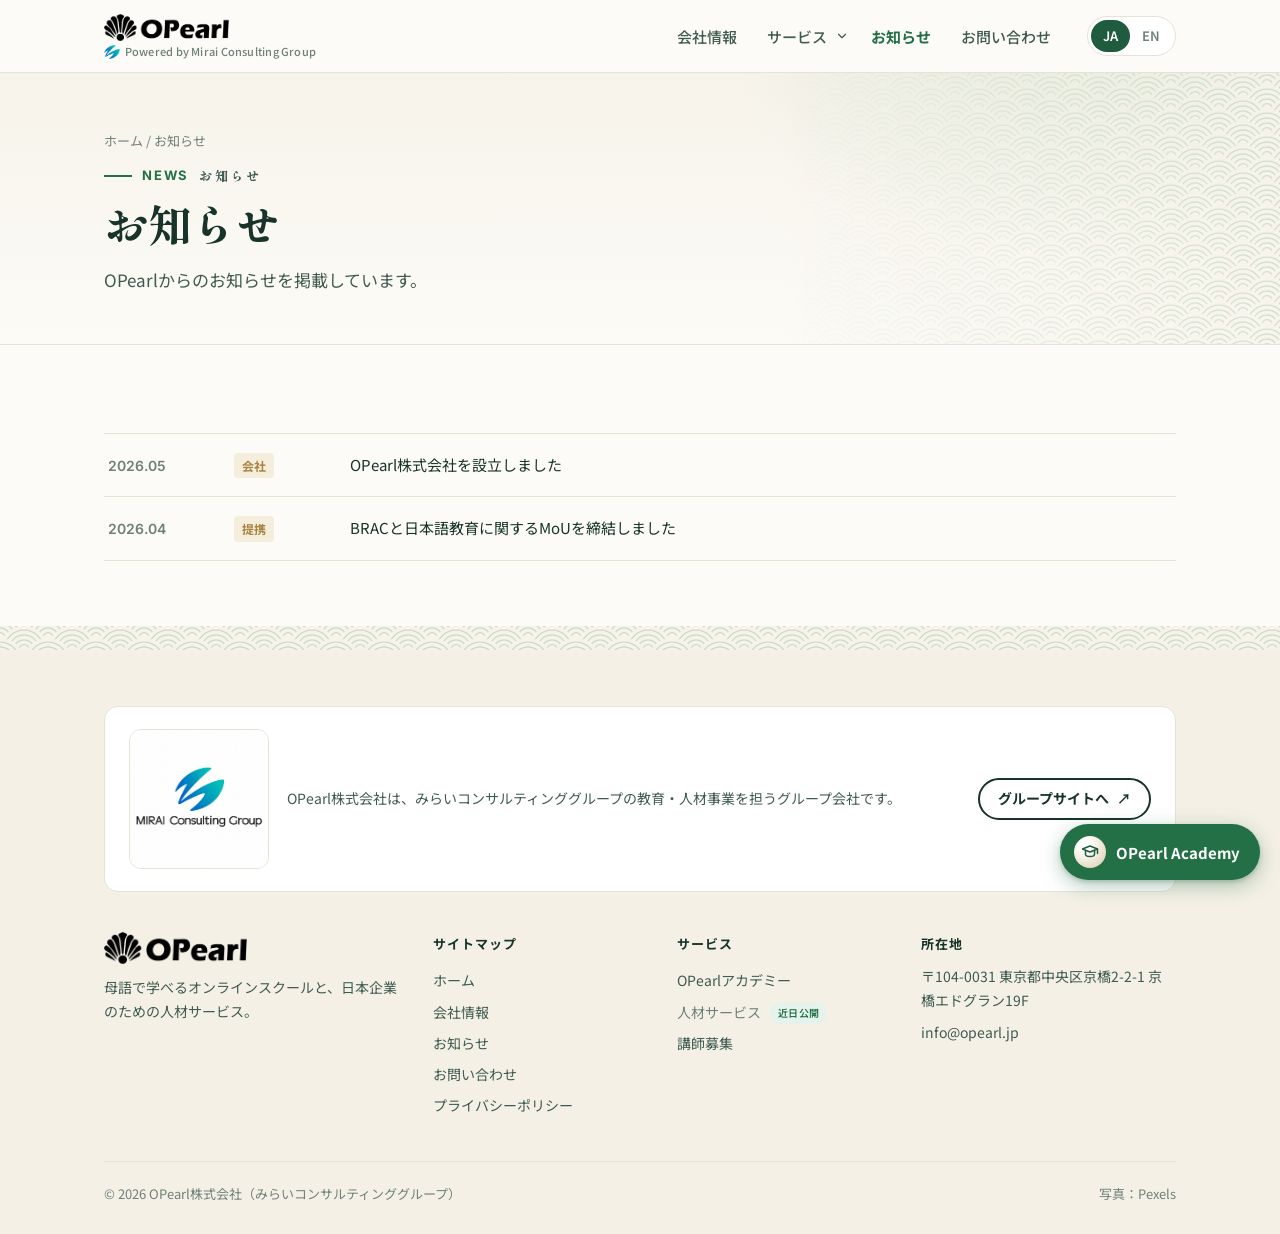
<file: news.html>
<!DOCTYPE html>
<html lang="ja" data-lang="ja" data-title-ja="お知らせ｜OPearl（みらいコンサルティンググループ）" data-title-en="News | OPearl · Mirai Consulting Group">

<head>
  <meta charset="UTF-8">
  <meta name="viewport" content="width=device-width, initial-scale=1.0">
  <title>お知らせ｜OPearl（みらいコンサルティンググループ）</title>
  <meta name="description" content="OPearlからのお知らせ。">
  <meta property="og:title" content="お知らせ｜OPearl（みらいコンサルティンググループ）">
  <meta property="og:description" content="OPearlからのお知らせ。">
  <meta property="og:type" content="website">
  <meta name="theme-color" content="#2e8b57">
  <link rel="preconnect" href="https://fonts.googleapis.com">
  <link rel="preconnect" href="https://fonts.gstatic.com" crossorigin>
  <link href="https://fonts.googleapis.com/css2?family=Noto+Sans+JP:wght@400;500;700&family=Shippori+Mincho+B1:wght@600;800&family=Inter:wght@400;500;600;700&display=swap" rel="stylesheet">
  <link rel="icon" type="image/png" href="assets/img/opearl-mark.png">
  <link rel="stylesheet" href="assets/css/styles.css">
</head>

<body>
  <header class="site">
    <div class="wrap">
      <a class="logo" href="index.html"><span class="logo-text"><img class="logo-img" src="assets/img/opearl-logo.png" alt="OPearl" width="600" height="134"><small><img class="mirai-mk" src="assets/img/mirai-mark.png" alt="" width="16" height="14">Powered by Mirai Consulting Group</small></span></a>
      <nav class="main" id="main-nav" aria-label="Main">
        <a href="about.html"><span class="ja">会社情報</span><span class="en">About Us</span></a>
        <div class="has-drop">
          <a href="services.html"><span class="ja">サービス</span><span class="en">Services</span></a>
          <button class="drop-toggle" type="button" aria-expanded="false" aria-label="Services menu"><svg viewBox="0 0 24 24" fill="none" stroke="currentColor" stroke-width="2" stroke-linecap="round" stroke-linejoin="round" aria-hidden="true"><path d="M6 9l6 6 6-6"/></svg></button>
          <div class="drop">
            <a href="academy.html"><b><span class="ja">OPearlアカデミー</span><span class="en">OPearl Academy</span></b><span><span class="ja">オンラインスクール（学習者の方へ）</span><span class="en">Online school for learners</span></span></a>
            <div class="drop-item is-soon" aria-disabled="true"><b><span class="ja">人材サービス</span><span class="en">HR Solutions</span> <span class="soon-pill"><span class="ja">近日公開</span><span class="en">Coming soon</span></span></b><span><span class="ja">日本企業の皆さまへ</span><span class="en">For Japanese companies</span></span></div>
          </div>
        </div>
        <a href="news.html" aria-current="page"><span class="ja">お知らせ</span><span class="en">News</span></a>
        <a href="contact.html"><span class="ja">お問い合わせ</span><span class="en">Contact Us</span></a>
      </nav>
      <div class="lang" role="group" aria-label="Language">
        <button type="button" data-set-lang="ja" aria-pressed="true">JA</button>
        <button type="button" data-set-lang="en" aria-pressed="false">EN</button>
      </div>
      <button class="nav-toggle" type="button" aria-expanded="false" aria-controls="main-nav" aria-label="Menu"><svg viewBox="0 0 24 24" fill="none" stroke="currentColor" stroke-width="2" stroke-linecap="round" stroke-linejoin="round" aria-hidden="true"><path d="M4 7h16M4 12h16M4 17h16"/></svg></button>
    </div>
  </header>

  <main id="top">
    <section class="page-hero">
      <div class="wrap">
        <div class="crumbs"><a href="index.html"><span class="ja">ホーム</span><span class="en">Home</span></a> / <span class="ja">お知らせ</span><span class="en">News</span></div>
        <div class="eyebrow">News<span class="jp">お知らせ</span></div>
        <h1><span class="ja">お知らせ</span><span class="en">News</span></h1>
        <p><span class="ja">OPearlからのお知らせを掲載しています。</span><span class="en">Announcements from OPearl.</span></p>
        
      </div>
    </section>

    <section class="block">
      <div class="wrap">
        <ul class="news">
          <li><time>2026.05</time><span class="tag p"><span class="ja">会社</span><span class="en">Company</span></span><p><span class="ja">OPearl株式会社を設立しました</span><span class="en">OPearl Co., Ltd. is founded</span></p></li>
          <li><time>2026.04</time><span class="tag p"><span class="ja">提携</span><span class="en">Partner</span></span><p><span class="ja">BRACと日本語教育に関するMoUを締結しました</span><span class="en">MoU signed with BRAC on Japanese language education</span></p></li>
        </ul>
      </div>
    </section>
  </main>

  <footer class="site">
    <div class="wrap">
      <div class="foot-group">
        <span class="mirai-logo"><img src="assets/img/mirai-logo.jpg" alt="Mirai Consulting Group" width="1254" height="1254" loading="lazy"></span>
        <p><span class="ja">OPearl株式会社は、みらいコンサルティンググループの教育・人材事業を担うグループ会社です。</span><span class="en">OPearl Co., Ltd. is the Mirai Consulting Group company for education and HR.</span></p>
        <a class="btn btn-ghost btn-small" href="https://www.miraic.jp/" target="_blank" rel="noopener"><span class="ja">グループサイトへ</span><span class="en">Visit the group website</span> ↗</a>
      </div>
      <div class="foot-grid">
        <div>
          <a class="logo" href="index.html"><img class="logo-img" src="assets/img/opearl-logo.png" alt="OPearl" width="600" height="134"></a>
          <p><span class="ja">母語で学べるオンラインスクールと、日本企業のための人材サービス。</span><span class="en">An online school that teaches in your own language, and HR solutions for Japanese companies.</span></p>
        </div>
        <div>
          <h4><span class="ja">サイトマップ</span><span class="en">Site</span></h4>
          <ul>
            <li><a href="index.html"><span class="ja">ホーム</span><span class="en">Home</span></a></li>
            <li><a href="about.html"><span class="ja">会社情報</span><span class="en">About Us</span></a></li>
            <li><a href="news.html"><span class="ja">お知らせ</span><span class="en">News</span></a></li>
            <li><a href="contact.html"><span class="ja">お問い合わせ</span><span class="en">Contact Us</span></a></li>
            <li><a href="privacy.html"><span class="ja">プライバシーポリシー</span><span class="en">Privacy Policy</span></a></li>
          </ul>
        </div>
        <div>
          <h4><span class="ja">サービス</span><span class="en">Services</span></h4>
          <ul>
            <li><a href="academy.html"><span class="ja">OPearlアカデミー</span><span class="en">OPearl Academy</span></a></li>
            <li><span class="foot-soon" aria-disabled="true"><span class="ja">人材サービス</span><span class="en">HR Solutions</span> <span class="soon-pill"><span class="ja">近日公開</span><span class="en">Coming soon</span></span></span></li>
            <li><a href="contact.html?type=teach"><span class="ja">講師募集</span><span class="en">Teach with us</span></a></li>
          </ul>
        </div>
        <div>
          <h4><span class="ja">所在地</span><span class="en">Office</span></h4>
          <address><span class="ja">〒104-0031 東京都中央区京橋2-2-1 京橋エドグラン19F</span><span class="en">Kyobashi Edogrand 19F, 2-2-1 Kyobashi, Chuo-ku, Tokyo</span></address>
          <p style="margin-top:8px"><a data-email href="#"></a></p>
        </div>
      </div>
      <div class="foot-bottom">
        <span>© 2026 <span class="ja">OPearl株式会社（みらいコンサルティンググループ）</span><span class="en">OPearl Co., Ltd., a Mirai Consulting Group company</span></span>
        <span><span class="ja">写真：Pexels</span><span class="en">Photos: Pexels</span></span>
      </div>
    </div>
  </footer>

  <a class="fab" href="academy.html"><span class="fab-icon"><svg viewBox="0 0 24 24" fill="none" stroke="currentColor" stroke-width="2" stroke-linecap="round" stroke-linejoin="round" aria-hidden="true"><path d="M2 8l10-4 10 4-10 4z"/><path d="M6 10v5c0 1.7 2.7 3 6 3s6-1.3 6-3v-5"/><path d="M22 8v6"/></svg></span>OPearl Academy</a>

  <script src="assets/js/main.js"></script>
</body>

</html>
</file>
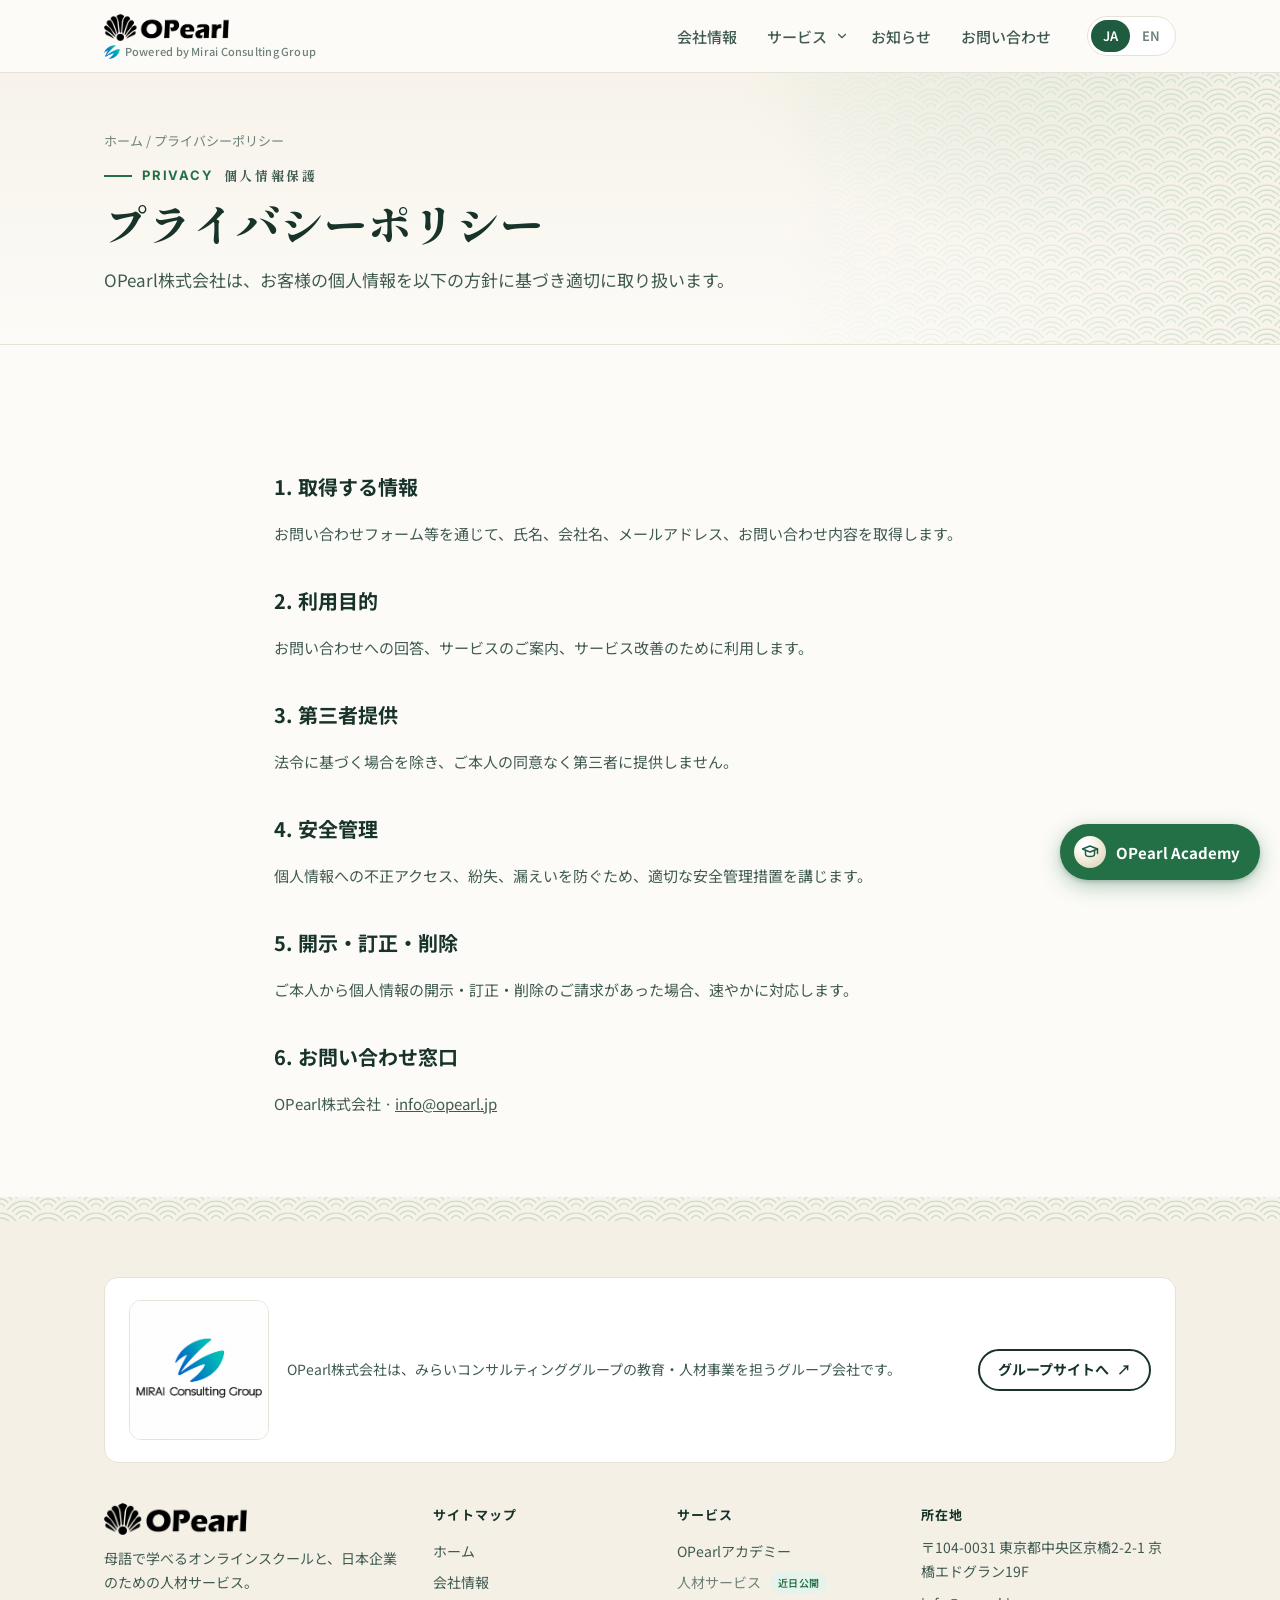
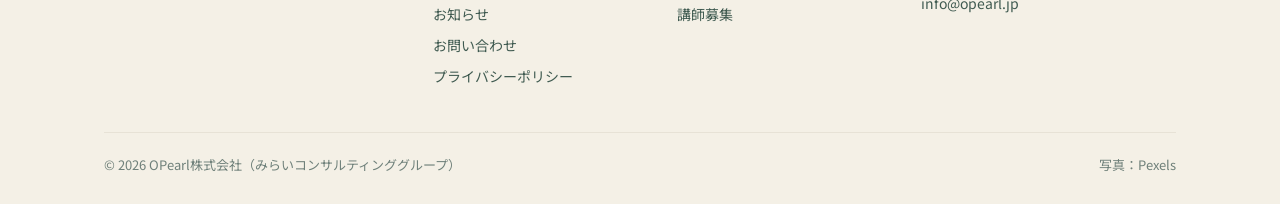
<file: privacy.html>
<!DOCTYPE html>
<html lang="ja" data-lang="ja" data-title-ja="プライバシーポリシー｜OPearl（みらいコンサルティンググループ）" data-title-en="Privacy Policy | OPearl · Mirai Consulting Group">

<head>
  <meta charset="UTF-8">
  <meta name="viewport" content="width=device-width, initial-scale=1.0">
  <title>プライバシーポリシー｜OPearl（みらいコンサルティンググループ）</title>
  <meta name="description" content="OPearl株式会社のプライバシーポリシー。">
  <meta property="og:title" content="プライバシーポリシー｜OPearl（みらいコンサルティンググループ）">
  <meta property="og:description" content="OPearl株式会社のプライバシーポリシー。">
  <meta property="og:type" content="website">
  <meta name="theme-color" content="#2e8b57">
  <link rel="preconnect" href="https://fonts.googleapis.com">
  <link rel="preconnect" href="https://fonts.gstatic.com" crossorigin>
  <link href="https://fonts.googleapis.com/css2?family=Noto+Sans+JP:wght@400;500;700&family=Shippori+Mincho+B1:wght@600;800&family=Inter:wght@400;500;600;700&display=swap" rel="stylesheet">
  <link rel="icon" type="image/png" href="assets/img/opearl-mark.png">
  <link rel="stylesheet" href="assets/css/styles.css">
</head>

<body>
  <header class="site">
    <div class="wrap">
      <a class="logo" href="index.html"><span class="logo-text"><img class="logo-img" src="assets/img/opearl-logo.png" alt="OPearl" width="600" height="134"><small><img class="mirai-mk" src="assets/img/mirai-mark.png" alt="" width="16" height="14">Powered by Mirai Consulting Group</small></span></a>
      <nav class="main" id="main-nav" aria-label="Main">
        <a href="about.html"><span class="ja">会社情報</span><span class="en">About Us</span></a>
        <div class="has-drop">
          <a href="services.html"><span class="ja">サービス</span><span class="en">Services</span></a>
          <button class="drop-toggle" type="button" aria-expanded="false" aria-label="Services menu"><svg viewBox="0 0 24 24" fill="none" stroke="currentColor" stroke-width="2" stroke-linecap="round" stroke-linejoin="round" aria-hidden="true"><path d="M6 9l6 6 6-6"/></svg></button>
          <div class="drop">
            <a href="academy.html"><b><span class="ja">OPearlアカデミー</span><span class="en">OPearl Academy</span></b><span><span class="ja">オンラインスクール（学習者の方へ）</span><span class="en">Online school for learners</span></span></a>
            <div class="drop-item is-soon" aria-disabled="true"><b><span class="ja">人材サービス</span><span class="en">HR Solutions</span> <span class="soon-pill"><span class="ja">近日公開</span><span class="en">Coming soon</span></span></b><span><span class="ja">日本企業の皆さまへ</span><span class="en">For Japanese companies</span></span></div>
          </div>
        </div>
        <a href="news.html"><span class="ja">お知らせ</span><span class="en">News</span></a>
        <a href="contact.html"><span class="ja">お問い合わせ</span><span class="en">Contact Us</span></a>
      </nav>
      <div class="lang" role="group" aria-label="Language">
        <button type="button" data-set-lang="ja" aria-pressed="true">JA</button>
        <button type="button" data-set-lang="en" aria-pressed="false">EN</button>
      </div>
      <button class="nav-toggle" type="button" aria-expanded="false" aria-controls="main-nav" aria-label="Menu"><svg viewBox="0 0 24 24" fill="none" stroke="currentColor" stroke-width="2" stroke-linecap="round" stroke-linejoin="round" aria-hidden="true"><path d="M4 7h16M4 12h16M4 17h16"/></svg></button>
    </div>
  </header>

  <main id="top">
    <section class="page-hero">
      <div class="wrap">
        <div class="crumbs"><a href="index.html"><span class="ja">ホーム</span><span class="en">Home</span></a> / <span class="ja">プライバシーポリシー</span><span class="en">Privacy Policy</span></div>
        <div class="eyebrow">Privacy<span class="jp">個人情報保護</span></div>
        <h1><span class="ja">プライバシーポリシー</span><span class="en">Privacy Policy</span></h1>
        <p><span class="ja">OPearl株式会社は、お客様の個人情報を以下の方針に基づき適切に取り扱います。</span><span class="en">How OPearl Co., Ltd. handles your personal information.</span></p>
        
      </div>
    </section>

    <section class="block">
      <div class="wrap prose">
        <!-- TODO: have this draft reviewed by a legal professional before launch -->
        <h2><span class="ja">1. 取得する情報</span><span class="en">1. Information we collect</span></h2>
        <p><span class="ja">お問い合わせフォーム等を通じて、氏名、会社名、メールアドレス、お問い合わせ内容を取得します。</span><span class="en">Through our inquiry form and similar channels we collect your name, company, email address and message.</span></p>
        <h2><span class="ja">2. 利用目的</span><span class="en">2. How we use it</span></h2>
        <p><span class="ja">お問い合わせへの回答、サービスのご案内、サービス改善のために利用します。</span><span class="en">To reply to inquiries, provide information about our services and improve them.</span></p>
        <h2><span class="ja">3. 第三者提供</span><span class="en">3. Sharing with third parties</span></h2>
        <p><span class="ja">法令に基づく場合を除き、ご本人の同意なく第三者に提供しません。</span><span class="en">We do not share your information with third parties without your consent, except where required by law.</span></p>
        <h2><span class="ja">4. 安全管理</span><span class="en">4. Security</span></h2>
        <p><span class="ja">個人情報への不正アクセス、紛失、漏えいを防ぐため、適切な安全管理措置を講じます。</span><span class="en">We take appropriate measures to protect personal information from unauthorised access, loss and leaks.</span></p>
        <h2><span class="ja">5. 開示・訂正・削除</span><span class="en">5. Access, correction and deletion</span></h2>
        <p><span class="ja">ご本人から個人情報の開示・訂正・削除のご請求があった場合、速やかに対応します。</span><span class="en">If you ask us to disclose, correct or delete your personal information, we will respond promptly.</span></p>
        <h2><span class="ja">6. お問い合わせ窓口</span><span class="en">6. Contact</span></h2>
        <p><span class="ja">OPearl株式会社</span><span class="en">OPearl Co., Ltd.</span> · <a data-email href="#"></a></p>
        <!-- placeholder: <p class="note"><span class="ja">制定日：2026年（日付を記載）</span><span class="en">Effective date: 2026 (date to be added)</span></p> -->
      </div>
    </section>
  </main>

  <footer class="site">
    <div class="wrap">
      <div class="foot-group">
        <span class="mirai-logo"><img src="assets/img/mirai-logo.jpg" alt="Mirai Consulting Group" width="1254" height="1254" loading="lazy"></span>
        <p><span class="ja">OPearl株式会社は、みらいコンサルティンググループの教育・人材事業を担うグループ会社です。</span><span class="en">OPearl Co., Ltd. is the Mirai Consulting Group company for education and HR.</span></p>
        <a class="btn btn-ghost btn-small" href="https://www.miraic.jp/" target="_blank" rel="noopener"><span class="ja">グループサイトへ</span><span class="en">Visit the group website</span> ↗</a>
      </div>
      <div class="foot-grid">
        <div>
          <a class="logo" href="index.html"><img class="logo-img" src="assets/img/opearl-logo.png" alt="OPearl" width="600" height="134"></a>
          <p><span class="ja">母語で学べるオンラインスクールと、日本企業のための人材サービス。</span><span class="en">An online school that teaches in your own language, and HR solutions for Japanese companies.</span></p>
        </div>
        <div>
          <h4><span class="ja">サイトマップ</span><span class="en">Site</span></h4>
          <ul>
            <li><a href="index.html"><span class="ja">ホーム</span><span class="en">Home</span></a></li>
            <li><a href="about.html"><span class="ja">会社情報</span><span class="en">About Us</span></a></li>
            <li><a href="news.html"><span class="ja">お知らせ</span><span class="en">News</span></a></li>
            <li><a href="contact.html"><span class="ja">お問い合わせ</span><span class="en">Contact Us</span></a></li>
            <li><a href="privacy.html"><span class="ja">プライバシーポリシー</span><span class="en">Privacy Policy</span></a></li>
          </ul>
        </div>
        <div>
          <h4><span class="ja">サービス</span><span class="en">Services</span></h4>
          <ul>
            <li><a href="academy.html"><span class="ja">OPearlアカデミー</span><span class="en">OPearl Academy</span></a></li>
            <li><span class="foot-soon" aria-disabled="true"><span class="ja">人材サービス</span><span class="en">HR Solutions</span> <span class="soon-pill"><span class="ja">近日公開</span><span class="en">Coming soon</span></span></span></li>
            <li><a href="contact.html?type=teach"><span class="ja">講師募集</span><span class="en">Teach with us</span></a></li>
          </ul>
        </div>
        <div>
          <h4><span class="ja">所在地</span><span class="en">Office</span></h4>
          <address><span class="ja">〒104-0031 東京都中央区京橋2-2-1 京橋エドグラン19F</span><span class="en">Kyobashi Edogrand 19F, 2-2-1 Kyobashi, Chuo-ku, Tokyo</span></address>
          <p style="margin-top:8px"><a data-email href="#"></a></p>
        </div>
      </div>
      <div class="foot-bottom">
        <span>© 2026 <span class="ja">OPearl株式会社（みらいコンサルティンググループ）</span><span class="en">OPearl Co., Ltd., a Mirai Consulting Group company</span></span>
        <span><span class="ja">写真：Pexels</span><span class="en">Photos: Pexels</span></span>
      </div>
    </div>
  </footer>

  <a class="fab" href="academy.html"><span class="fab-icon"><svg viewBox="0 0 24 24" fill="none" stroke="currentColor" stroke-width="2" stroke-linecap="round" stroke-linejoin="round" aria-hidden="true"><path d="M2 8l10-4 10 4-10 4z"/><path d="M6 10v5c0 1.7 2.7 3 6 3s6-1.3 6-3v-5"/><path d="M22 8v6"/></svg></span>OPearl Academy</a>

  <script src="assets/js/main.js"></script>
</body>

</html>
</file>
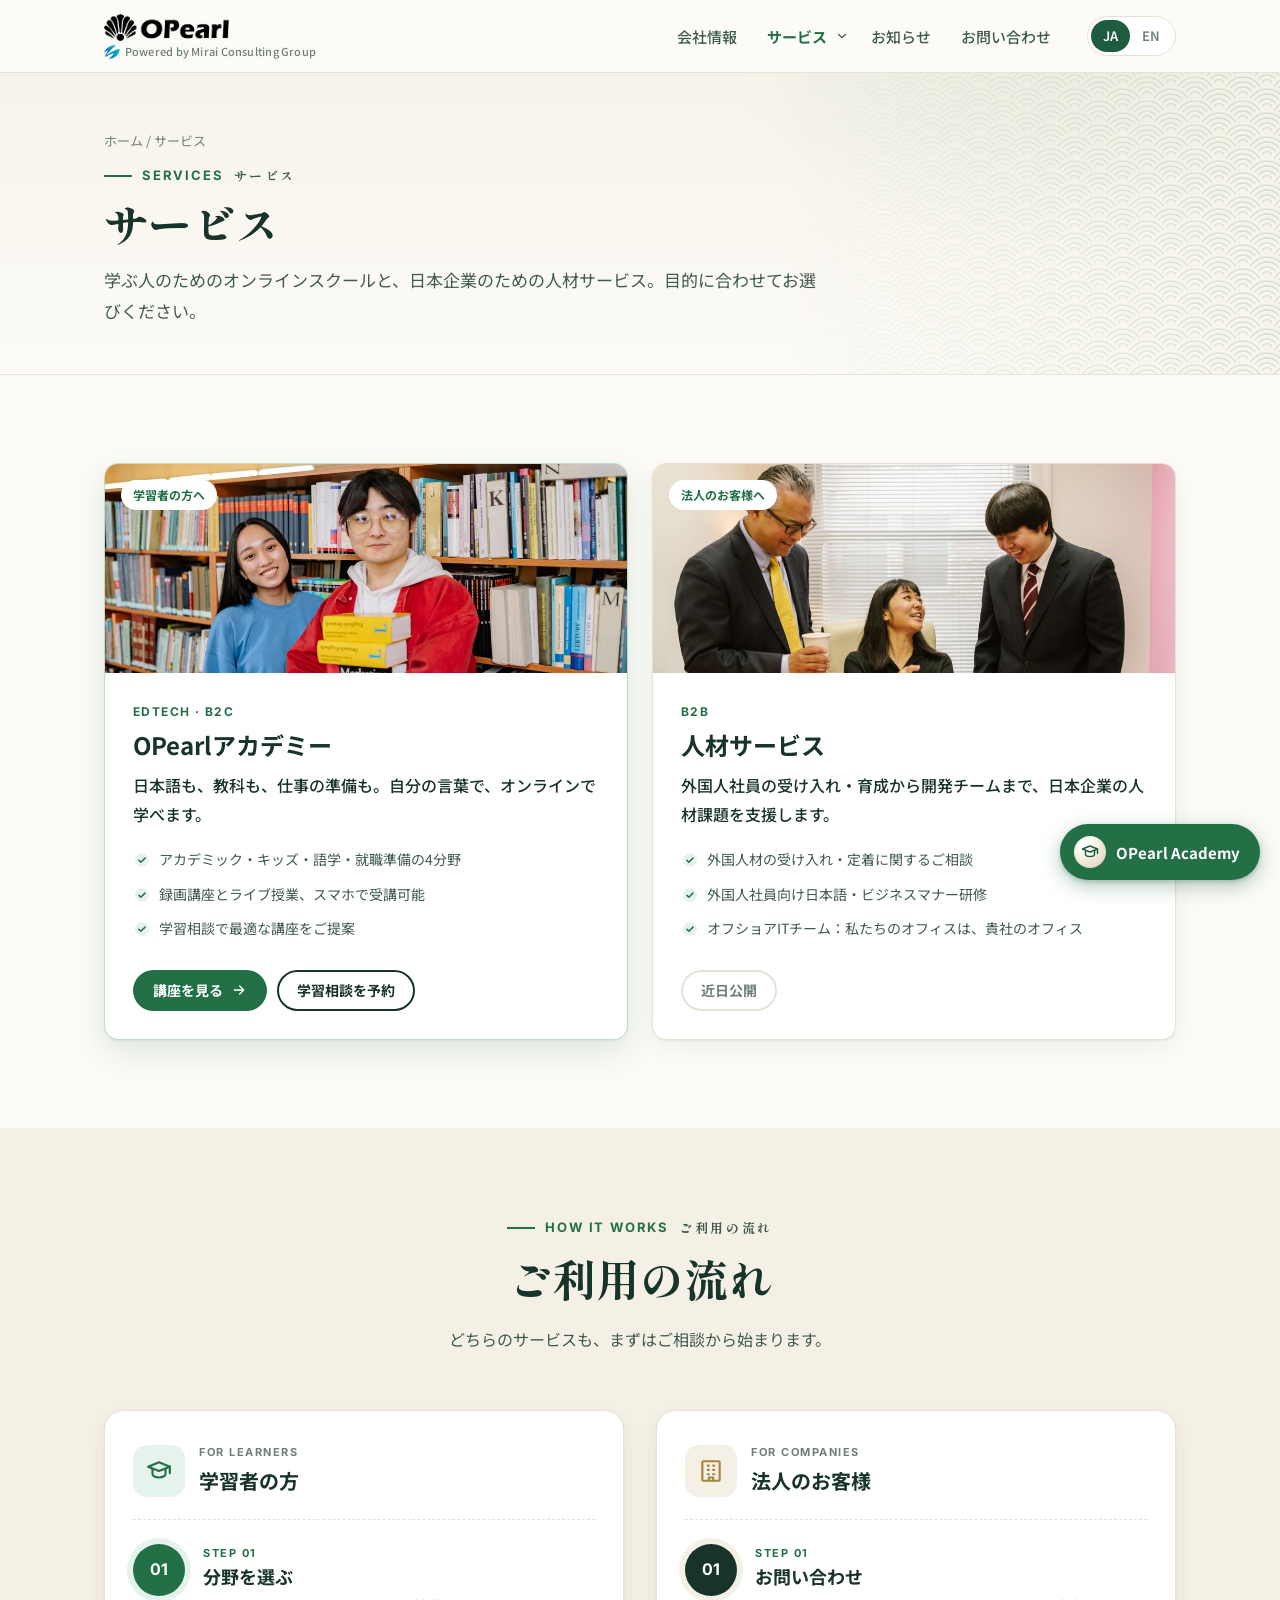
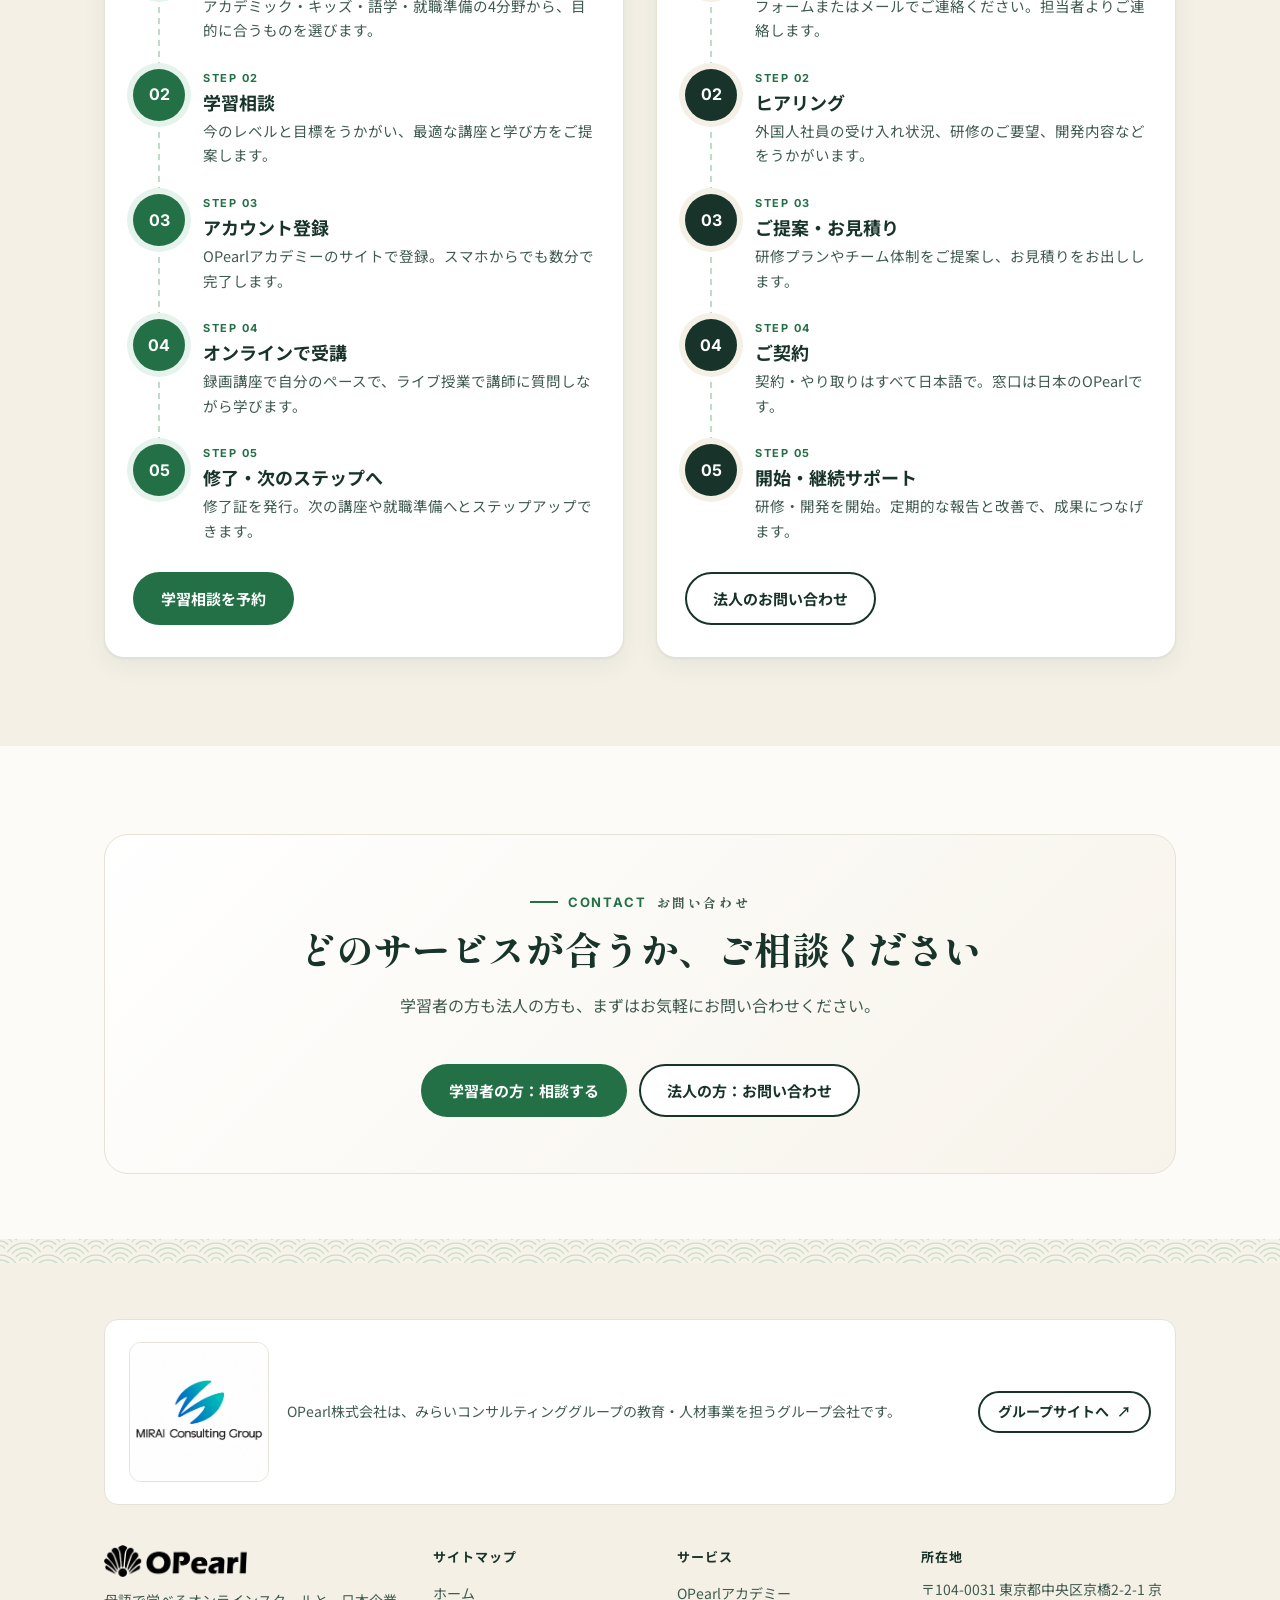
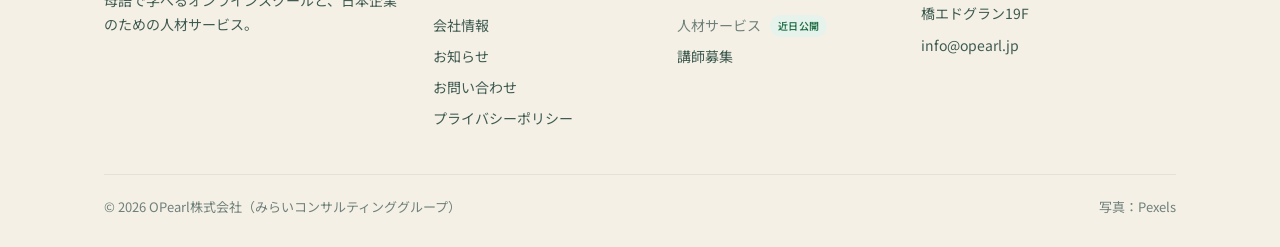
<file: services.html>
<!DOCTYPE html>
<html lang="ja" data-lang="ja" data-title-ja="サービス｜OPearl（みらいコンサルティンググループ）" data-title-en="Services | OPearl · Mirai Consulting Group">

<head>
  <meta charset="UTF-8">
  <meta name="viewport" content="width=device-width, initial-scale=1.0">
  <title>サービス｜OPearl（みらいコンサルティンググループ）</title>
  <meta name="description" content="OPearlのサービス：オンラインスクール「OPearlアカデミー」と、日本企業向けの人材サービス。">
  <meta property="og:title" content="サービス｜OPearl（みらいコンサルティンググループ）">
  <meta property="og:description" content="OPearlのサービス：オンラインスクール「OPearlアカデミー」と、日本企業向けの人材サービス。">
  <meta property="og:type" content="website">
  <meta name="theme-color" content="#2e8b57">
  <link rel="preconnect" href="https://fonts.googleapis.com">
  <link rel="preconnect" href="https://fonts.gstatic.com" crossorigin>
  <link href="https://fonts.googleapis.com/css2?family=Noto+Sans+JP:wght@400;500;700&family=Shippori+Mincho+B1:wght@600;800&family=Inter:wght@400;500;600;700&display=swap" rel="stylesheet">
  <link rel="icon" type="image/png" href="assets/img/opearl-mark.png">
  <link rel="stylesheet" href="assets/css/styles.css">
</head>

<body>
  <header class="site">
    <div class="wrap">
      <a class="logo" href="index.html"><span class="logo-text"><img class="logo-img" src="assets/img/opearl-logo.png" alt="OPearl" width="600" height="134"><small><img class="mirai-mk" src="assets/img/mirai-mark.png" alt="" width="16" height="14">Powered by Mirai Consulting Group</small></span></a>
      <nav class="main" id="main-nav" aria-label="Main">
        <a href="about.html"><span class="ja">会社情報</span><span class="en">About Us</span></a>
        <div class="has-drop">
          <a href="services.html" aria-current="page"><span class="ja">サービス</span><span class="en">Services</span></a>
          <button class="drop-toggle" type="button" aria-expanded="false" aria-label="Services menu"><svg viewBox="0 0 24 24" fill="none" stroke="currentColor" stroke-width="2" stroke-linecap="round" stroke-linejoin="round" aria-hidden="true"><path d="M6 9l6 6 6-6"/></svg></button>
          <div class="drop">
            <a href="academy.html"><b><span class="ja">OPearlアカデミー</span><span class="en">OPearl Academy</span></b><span><span class="ja">オンラインスクール（学習者の方へ）</span><span class="en">Online school for learners</span></span></a>
            <div class="drop-item is-soon" aria-disabled="true"><b><span class="ja">人材サービス</span><span class="en">HR Solutions</span> <span class="soon-pill"><span class="ja">近日公開</span><span class="en">Coming soon</span></span></b><span><span class="ja">日本企業の皆さまへ</span><span class="en">For Japanese companies</span></span></div>
          </div>
        </div>
        <a href="news.html"><span class="ja">お知らせ</span><span class="en">News</span></a>
        <a href="contact.html"><span class="ja">お問い合わせ</span><span class="en">Contact Us</span></a>
      </nav>
      <div class="lang" role="group" aria-label="Language">
        <button type="button" data-set-lang="ja" aria-pressed="true">JA</button>
        <button type="button" data-set-lang="en" aria-pressed="false">EN</button>
      </div>
      <button class="nav-toggle" type="button" aria-expanded="false" aria-controls="main-nav" aria-label="Menu"><svg viewBox="0 0 24 24" fill="none" stroke="currentColor" stroke-width="2" stroke-linecap="round" stroke-linejoin="round" aria-hidden="true"><path d="M4 7h16M4 12h16M4 17h16"/></svg></button>
    </div>
  </header>

  <main id="top">
    <section class="page-hero">
      <div class="wrap">
        <div class="crumbs"><a href="index.html"><span class="ja">ホーム</span><span class="en">Home</span></a> / <span class="ja">サービス</span><span class="en">Services</span></div>
        <div class="eyebrow">Services<span class="jp">サービス</span></div>
        <h1><span class="ja">サービス</span><span class="en">Services</span></h1>
        <p><span class="ja">学ぶ人のためのオンラインスクールと、日本企業のための人材サービス。目的に合わせてお選びください。</span><span class="en">An online school for learners, and HR solutions for Japanese companies. Choose the one that fits you.</span></p>
        
      </div>
    </section>

    <section class="block">
      <div class="wrap">
        <div class="grid-2">
          <article class="card svc featured">
            <div class="thumb photo"><img src="assets/img/svc-academy.jpg" alt="Two students holding books in a library" loading="lazy"><span class="flag-in"><span class="ja">学習者の方へ</span><span class="en">For learners</span></span></div>
            <div class="svc-body">
              <div class="label">EDTECH · B2C</div>
              <h3><span class="ja">OPearlアカデミー</span><span class="en">OPearl Academy</span></h3>
              <p class="one"><span class="ja">日本語も、教科も、仕事の準備も。自分の言葉で、オンラインで学べます。</span><span class="en">Learn Japanese and more, online, in your own language.</span></p>
              <ul class="ticks">
                <li><span class="ja">アカデミック・キッズ・語学・就職準備の4分野</span><span class="en">Four areas: academic, kids, language and job readiness</span></li>
                <li><span class="ja">録画講座とライブ授業、スマホで受講可能</span><span class="en">Recorded courses and live classes, on your phone</span></li>
                <li><span class="ja">学習相談で最適な講座をご提案</span><span class="en">Study consultation to find the right course</span></li>
              </ul>
              <div class="actions">
                <a class="btn btn-primary btn-small" href="academy.html"><span class="ja">講座を見る</span><span class="en">Explore courses</span> <svg viewBox="0 0 24 24" fill="none" stroke="currentColor" stroke-width="2" stroke-linecap="round" stroke-linejoin="round" aria-hidden="true"><path d="M5 12h14M13 6l6 6-6 6"/></svg></a>
                <a class="btn btn-ghost btn-small" href="contact.html?type=school"><span class="ja">学習相談を予約</span><span class="en">Book a consultation</span></a>
              </div>
            </div>
          </article>
          <article class="card svc">
            <div class="thumb photo"><img src="assets/img/svc-hr.jpg" alt="Colleagues talking in an office" loading="lazy"><span class="flag-in"><span class="ja">法人のお客様へ</span><span class="en">For companies</span></span></div>
            <div class="svc-body">
              <div class="label">B2B</div>
              <h3><span class="ja">人材サービス</span><span class="en">HR Solutions</span></h3>
              <p class="one"><span class="ja">外国人社員の受け入れ・育成から開発チームまで、日本企業の人材課題を支援します。</span><span class="en">From onboarding and training foreign staff to development teams, we help Japanese companies with people.</span></p>
              <ul class="ticks">
                <li><span class="ja">外国人材の受け入れ・定着に関するご相談</span><span class="en">Advice on welcoming and retaining foreign staff</span></li>
                <li><span class="ja">外国人社員向け日本語・ビジネスマナー研修</span><span class="en">Japanese and business-manners training for foreign staff</span></li>
                <li><span class="ja">オフショアITチーム：私たちのオフィスは、貴社のオフィス</span><span class="en">Offshore IT team: our office is your office</span></li>
              </ul>
              <div class="actions">
                <span class="btn btn-ghost btn-small is-disabled" aria-disabled="true"><span class="ja">近日公開</span><span class="en">Coming soon</span></span>
              </div>
            </div>
          </article>
        </div>
      </div>
    </section>

    <section class="block alt" id="how">
      <div class="wrap">
        <div class="why-head">
          <div class="eyebrow">How it works<span class="jp">ご利用の流れ</span></div>
          <h2 class="title"><span class="ja">ご利用の流れ</span><span class="en">How it works</span></h2>
          <p class="intro" style="margin:0 auto"><span class="ja">どちらのサービスも、まずはご相談から始まります。</span><span class="en">Both services start with a conversation.</span></p>
        </div>
        <div class="flow-tracks">
          <div class="track">
            <div class="track-head"><span class="aud-icon"><svg viewBox="0 0 24 24" fill="none" stroke="currentColor" stroke-width="2" stroke-linecap="round" stroke-linejoin="round" aria-hidden="true"><path d="M2 8l10-4 10 4-10 4z"/><path d="M6 10v5c0 1.7 2.7 3 6 3s6-1.3 6-3v-5"/><path d="M22 8v6"/></svg></span><div><small>FOR LEARNERS</small><b><span class="ja">学習者の方</span><span class="en">For learners</span></b></div></div>
            <ol class="flow"><li><div><div class="step-label">STEP 01</div><h4><span class="ja">分野を選ぶ</span><span class="en">Choose an area</span></h4><p><span class="ja">アカデミック・キッズ・語学・就職準備の4分野から、目的に合うものを選びます。</span><span class="en">Pick from academic, kids, language or job readiness.</span></p></div></li><li><div><div class="step-label">STEP 02</div><h4><span class="ja">学習相談</span><span class="en">Study consultation</span></h4><p><span class="ja">今のレベルと目標をうかがい、最適な講座と学び方をご提案します。</span><span class="en">We ask about your level and goal, then suggest the right course and format.</span></p></div></li><li><div><div class="step-label">STEP 03</div><h4><span class="ja">アカウント登録</span><span class="en">Sign up</span></h4><p><span class="ja">OPearlアカデミーのサイトで登録。スマホからでも数分で完了します。</span><span class="en">Register on the OPearl Academy site. It takes a few minutes, even on a phone.</span></p></div></li><li><div><div class="step-label">STEP 04</div><h4><span class="ja">オンラインで受講</span><span class="en">Learn online</span></h4><p><span class="ja">録画講座で自分のペースで、ライブ授業で講師に質問しながら学びます。</span><span class="en">Recorded courses at your own pace, live classes when you want to ask a teacher.</span></p></div></li><li><div><div class="step-label">STEP 05</div><h4><span class="ja">修了・次のステップへ</span><span class="en">Finish and move on</span></h4><p><span class="ja">修了証を発行。次の講座や就職準備へとステップアップできます。</span><span class="en">Receive a certificate and move on to the next course or to job readiness.</span></p></div></li></ol>
            <div class="ctas"><a class="btn btn-primary" href="contact.html?type=school"><span class="ja">学習相談を予約</span><span class="en">Book a consultation</span></a></div>
          </div>
          <div class="track biz">
            <div class="track-head"><span class="aud-icon"><svg viewBox="0 0 24 24" fill="none" stroke="currentColor" stroke-width="2" stroke-linecap="round" stroke-linejoin="round" aria-hidden="true"><rect x="4" y="3" width="16" height="18" rx="1"/><path d="M9 7h1M14 7h1M9 11h1M14 11h1M9 15h1M14 15h1M10 21v-3h4v3"/></svg></span><div><small>FOR COMPANIES</small><b><span class="ja">法人のお客様</span><span class="en">For companies</span></b></div></div>
            <ol class="flow"><li><div><div class="step-label">STEP 01</div><h4><span class="ja">お問い合わせ</span><span class="en">Contact us</span></h4><p><span class="ja">フォームまたはメールでご連絡ください。担当者よりご連絡します。</span><span class="en">Send us a message by form or email and we will get back to you.</span></p></div></li><li><div><div class="step-label">STEP 02</div><h4><span class="ja">ヒアリング</span><span class="en">Consultation</span></h4><p><span class="ja">外国人社員の受け入れ状況、研修のご要望、開発内容などをうかがいます。</span><span class="en">We learn about your foreign staff, training needs or development project.</span></p></div></li><li><div><div class="step-label">STEP 03</div><h4><span class="ja">ご提案・お見積り</span><span class="en">Proposal &amp; quote</span></h4><p><span class="ja">研修プランやチーム体制をご提案し、お見積りをお出しします。</span><span class="en">We propose a training plan or team setup and send a quote.</span></p></div></li><li><div><div class="step-label">STEP 04</div><h4><span class="ja">ご契約</span><span class="en">Agreement</span></h4><p><span class="ja">契約・やり取りはすべて日本語で。窓口は日本のOPearlです。</span><span class="en">Contracts and communication are in Japanese, with OPearl in Japan as your contact.</span></p></div></li><li><div><div class="step-label">STEP 05</div><h4><span class="ja">開始・継続サポート</span><span class="en">Start &amp; ongoing support</span></h4><p><span class="ja">研修・開発を開始。定期的な報告と改善で、成果につなげます。</span><span class="en">Training or development begins, with regular reports and improvements.</span></p></div></li></ol>
            <div class="ctas"><a class="btn btn-ghost" href="contact.html?type=hr"><span class="ja">法人のお問い合わせ</span><span class="en">Contact us as a company</span></a></div>
          </div>
        </div>
      </div>
    </section>

    <section class="block">
      <div class="wrap">
        <div class="cta-box center">
          <div class="eyebrow">Contact<span class="jp">お問い合わせ</span></div>
          <h2 class="title"><span class="ja">どのサービスが合うか、ご相談ください</span><span class="en">Not sure which service fits?</span></h2>
          <p class="intro"><span class="ja">学習者の方も法人の方も、まずはお気軽にお問い合わせください。</span><span class="en">Learners and companies alike: send us a message and we will guide you.</span></p>
          <div class="ctas">
            <a class="btn btn-primary" href="contact.html?type=school"><span class="ja">学習者の方：相談する</span><span class="en">Learners: ask us</span></a>
            <a class="btn btn-ghost" href="contact.html?type=hr"><span class="ja">法人の方：お問い合わせ</span><span class="en">Companies: contact us</span></a>
          </div>
        </div>
      </div>
    </section>
  </main>

  <footer class="site">
    <div class="wrap">
      <div class="foot-group">
        <span class="mirai-logo"><img src="assets/img/mirai-logo.jpg" alt="Mirai Consulting Group" width="1254" height="1254" loading="lazy"></span>
        <p><span class="ja">OPearl株式会社は、みらいコンサルティンググループの教育・人材事業を担うグループ会社です。</span><span class="en">OPearl Co., Ltd. is the Mirai Consulting Group company for education and HR.</span></p>
        <a class="btn btn-ghost btn-small" href="https://www.miraic.jp/" target="_blank" rel="noopener"><span class="ja">グループサイトへ</span><span class="en">Visit the group website</span> ↗</a>
      </div>
      <div class="foot-grid">
        <div>
          <a class="logo" href="index.html"><img class="logo-img" src="assets/img/opearl-logo.png" alt="OPearl" width="600" height="134"></a>
          <p><span class="ja">母語で学べるオンラインスクールと、日本企業のための人材サービス。</span><span class="en">An online school that teaches in your own language, and HR solutions for Japanese companies.</span></p>
        </div>
        <div>
          <h4><span class="ja">サイトマップ</span><span class="en">Site</span></h4>
          <ul>
            <li><a href="index.html"><span class="ja">ホーム</span><span class="en">Home</span></a></li>
            <li><a href="about.html"><span class="ja">会社情報</span><span class="en">About Us</span></a></li>
            <li><a href="news.html"><span class="ja">お知らせ</span><span class="en">News</span></a></li>
            <li><a href="contact.html"><span class="ja">お問い合わせ</span><span class="en">Contact Us</span></a></li>
            <li><a href="privacy.html"><span class="ja">プライバシーポリシー</span><span class="en">Privacy Policy</span></a></li>
          </ul>
        </div>
        <div>
          <h4><span class="ja">サービス</span><span class="en">Services</span></h4>
          <ul>
            <li><a href="academy.html"><span class="ja">OPearlアカデミー</span><span class="en">OPearl Academy</span></a></li>
            <li><span class="foot-soon" aria-disabled="true"><span class="ja">人材サービス</span><span class="en">HR Solutions</span> <span class="soon-pill"><span class="ja">近日公開</span><span class="en">Coming soon</span></span></span></li>
            <li><a href="contact.html?type=teach"><span class="ja">講師募集</span><span class="en">Teach with us</span></a></li>
          </ul>
        </div>
        <div>
          <h4><span class="ja">所在地</span><span class="en">Office</span></h4>
          <address><span class="ja">〒104-0031 東京都中央区京橋2-2-1 京橋エドグラン19F</span><span class="en">Kyobashi Edogrand 19F, 2-2-1 Kyobashi, Chuo-ku, Tokyo</span></address>
          <p style="margin-top:8px"><a data-email href="#"></a></p>
        </div>
      </div>
      <div class="foot-bottom">
        <span>© 2026 <span class="ja">OPearl株式会社（みらいコンサルティンググループ）</span><span class="en">OPearl Co., Ltd., a Mirai Consulting Group company</span></span>
        <span><span class="ja">写真：Pexels</span><span class="en">Photos: Pexels</span></span>
      </div>
    </div>
  </footer>

  <a class="fab" href="academy.html"><span class="fab-icon"><svg viewBox="0 0 24 24" fill="none" stroke="currentColor" stroke-width="2" stroke-linecap="round" stroke-linejoin="round" aria-hidden="true"><path d="M2 8l10-4 10 4-10 4z"/><path d="M6 10v5c0 1.7 2.7 3 6 3s6-1.3 6-3v-5"/><path d="M22 8v6"/></svg></span>OPearl Academy</a>

  <script src="assets/js/main.js"></script>
</body>

</html>
</file>
<file: assets/css/styles.css>
/* OPearl — shared styles
   Primary: sea green · Secondary: pearl / off-white */
:root {
  --ink: #17332a;
  --ink-2: #3f5a50;
  --muted: #6f807a;
  --line: #e7e2d6;
  --bg: #fcfbf7;
  --white: #ffffff;
  --pearl: #f7f3ea;
  --pearl-2: #f4f0e6;
  --pearl-3: #ebe4d3;
  --accent: #2e8b57;          /* sea green */
  --accent-strong: #237047;   /* sea green for text & buttons (AA contrast) */
  --accent-soft: #e6f3ec;
  --deep: #1f5c3f;
  --gold: #a88443;
  --radius: 14px;
  --shadow: 0 1px 2px rgba(23, 51, 42, .06), 0 8px 24px rgba(23, 51, 42, .06);
  --max: 1120px;
}

* { box-sizing: border-box; }
html { scroll-behavior: smooth; -webkit-text-size-adjust: 100%; }
body {
  margin: 0;
  background: var(--bg);
  color: var(--ink);
  font-family: "Inter", "Noto Sans JP", system-ui, sans-serif;
  font-size: 16px;
  line-height: 1.8;
  overflow-x: hidden;
}
html[data-lang="ja"] body { font-family: "Noto Sans JP", "Inter", system-ui, sans-serif; }
img { max-width: 100%; height: auto; display: block; }
a { color: inherit; }
:focus-visible { outline: 3px solid var(--accent); outline-offset: 2px; }

/* bilingual switching */
html[data-lang="ja"] .en { display: none !important; }
html[data-lang="en"] .ja { display: none !important; }

.wrap { max-width: var(--max); margin: 0 auto; padding: 0 24px; }
@media (max-width: 600px) { .wrap { padding: 0 16px; } }
.nw { white-space: nowrap; }

/* ---------- header ---------- */
header.site {
  position: sticky; top: 0; z-index: 30;
  background: rgba(252, 251, 247, .94);
  backdrop-filter: blur(10px);
  border-bottom: 1px solid var(--line);
}
header.site .wrap { display: flex; align-items: center; gap: 24px; height: 72px; }
.logo { display: flex; align-items: center; gap: 10px; text-decoration: none; }
.logo-mark {
  width: 32px; height: 32px; border-radius: 50%; flex: none;
  background: radial-gradient(circle at 35% 30%, #fff 0 18%, #f6f1e4 35%, #e4dac4 60%, #c7b995 100%);
  box-shadow: inset 0 -2px 6px rgba(23, 51, 42, .25), 0 1px 2px rgba(23, 51, 42, .2);
}
.logo-text { display: flex; flex-direction: column; line-height: 1.15; }
.logo-img { display: block; flex: none; align-self: flex-start; height: 28px; width: auto; max-width: none; object-fit: contain; }
.logo-text .logo-img { margin-bottom: 3px; }
footer.site .logo-img { height: 32px; }
.logo-text b { font-size: 20px; letter-spacing: .02em; }
.logo-text small { font-size: 11px; color: var(--muted); font-weight: 500; letter-spacing: .02em; white-space: nowrap; }
@media (max-width: 420px) { .logo-text small { font-size: 9px; letter-spacing: 0; } .lang button { padding: 4px 9px; } }

nav.main { display: flex; align-items: center; gap: 6px; margin-left: auto; font-size: 15px; }
nav.main > a, .has-drop > a {
  text-decoration: none; color: var(--ink-2); font-weight: 500; padding: 8px 12px; border-radius: 8px;
}
nav.main > a:hover, .has-drop > a:hover, nav.main a[aria-current="page"] { color: var(--accent-strong); }
nav.main a[aria-current="page"] { font-weight: 700; }
.has-drop { position: relative; display: flex; align-items: center; }
.drop-toggle {
  border: 0; background: transparent; cursor: pointer; color: var(--ink-2); padding: 6px 4px; margin-left: -8px; font: inherit;
}
.drop-toggle svg { width: 14px; height: 14px; display: block; transition: transform .15s; }
.drop {
  position: absolute; top: 100%; left: 0; min-width: 280px; padding: 8px;
  background: var(--white); border: 1px solid var(--line); border-radius: 12px; box-shadow: var(--shadow);
  display: none;
}
.drop a { display: block; text-decoration: none; padding: 10px 12px; border-radius: 8px; line-height: 1.4; }
.drop a:hover { background: var(--accent-soft); }
.drop a b { display: block; font-size: 14px; }
.drop a span { font-size: 12px; color: var(--muted); }
.drop .drop-item { display: block; padding: 10px 12px; border-radius: 8px; line-height: 1.4; cursor: default; }
.drop .drop-item b { display: block; font-size: 14px; color: var(--muted); }
.drop .drop-item > span { font-size: 12px; color: var(--muted); }
.soon-pill {
  display: inline-block; margin-left: 6px; padding: 2px 8px; border-radius: 999px; vertical-align: 1px;
  font-size: 10px; font-weight: 600; letter-spacing: .02em; white-space: nowrap;
  background: var(--accent-soft); color: var(--accent-strong);
}
@media (hover: hover) and (min-width: 901px) {
  .has-drop:hover .drop { display: block; }
}
.has-drop.open .drop, .has-drop:focus-within .drop { display: block; }
.has-drop.open .drop-toggle svg { transform: rotate(180deg); }

.lang {
  display: inline-flex; border: 1px solid var(--line); border-radius: 999px; padding: 3px; background: var(--white); flex: none;
}
.lang button {
  border: 0; background: transparent; font: inherit; font-size: 13px; font-weight: 600;
  padding: 4px 12px; border-radius: 999px; cursor: pointer; color: var(--muted);
}
.lang button[aria-pressed="true"] { background: var(--deep); color: #fff; }

.nav-toggle {
  display: none; border: 1px solid var(--line); background: var(--white); border-radius: 10px;
  width: 42px; height: 42px; cursor: pointer; color: var(--ink); flex: none;
}
.nav-toggle svg { width: 22px; height: 22px; margin: auto; display: block; }

@media (max-width: 900px) {
  header.site .wrap { height: 64px; gap: 12px; }
  .logo-text small { font-size: 10px; }
  .lang { margin-left: auto; }
  .nav-toggle { display: grid; place-items: center; }
  nav.main {
    display: none; position: absolute; top: 64px; left: 0; right: 0;
    flex-direction: column; align-items: stretch; gap: 0; padding: 8px 16px 20px;
    background: var(--bg); border-bottom: 1px solid var(--line); box-shadow: var(--shadow);
  }
  header.site.menu-open nav.main { display: flex; }
  nav.main > a, .has-drop > a { padding: 14px 4px; border-bottom: 1px solid var(--line); border-radius: 0; font-size: 16px; }
  .has-drop { flex-wrap: wrap; }
  .has-drop > a { flex: 1; }
  .drop-toggle { display: none; }
  .drop { position: static; display: block; box-shadow: none; border: 0; padding: 4px 0 8px 12px; min-width: 0; background: transparent; }
}

/* ---------- buttons ---------- */
.btn {
  display: inline-flex; align-items: center; justify-content: center; gap: 8px;
  padding: 14px 26px; border-radius: 999px; font-weight: 700; font-size: 15px; line-height: 1.4;
  text-decoration: none; border: 2px solid transparent; transition: transform .15s, background .15s; cursor: pointer; font-family: inherit;
}
.btn:hover { transform: translateY(-1px); }
.btn svg { width: 16px; height: 16px; flex: none; }
.btn-primary { background: var(--accent-strong); color: #fff; }
.btn-primary:hover { background: var(--deep); }
.btn-ghost { border-color: var(--ink); color: var(--ink); background: var(--white); }
.btn-ghost:hover { border-color: var(--accent-strong); color: var(--accent-strong); }
.btn-pearl { background: var(--pearl); color: var(--deep); }
.btn-small { padding: 9px 18px; font-size: 14px; }
.btn-block { width: 100%; }
.link-arrow { color: var(--accent-strong); font-weight: 700; text-decoration: none; font-size: 15px; }
.link-arrow:hover { text-decoration: underline; }

/* ---------- floating OPearl Academy button ---------- */
.fab {
  position: fixed; right: 20px; bottom: 20px; z-index: 40;
  display: inline-flex; align-items: center; gap: 10px;
  padding: 12px 20px 12px 14px; border-radius: 999px;
  background: var(--accent-strong); color: #fff; text-decoration: none; font-weight: 700; font-size: 15px;
  box-shadow: 0 6px 20px rgba(35, 112, 71, .35), 0 2px 4px rgba(23, 51, 42, .2);
  transition: transform .15s, background .15s;
}
.fab:hover { transform: translateY(-2px); background: var(--deep); }
.fab .fab-icon {
  width: 32px; height: 32px; border-radius: 50%; display: grid; place-items: center;
  background: radial-gradient(circle at 35% 30%, #fff 0 18%, #f6f1e4 40%, #e4dac4 75%);
  color: var(--deep);
}
.fab .fab-icon svg { width: 18px; height: 18px; }
@media (max-width: 600px) {
  .fab { right: 12px; bottom: 12px; padding: 8px 14px 8px 8px; font-size: 14px; }
  .fab .fab-icon { width: 28px; height: 28px; }
  footer.site { padding-bottom: 88px !important; }
}

/* ---------- hero (home) ---------- */
.hero {
  position: relative;
  background:
    radial-gradient(900px 420px at 85% 10%, rgba(46, 139, 87, .13), transparent 60%),
    radial-gradient(700px 380px at 10% 90%, rgba(214, 200, 164, .25), transparent 60%),
    linear-gradient(180deg, var(--pearl) 0%, var(--bg) 100%);
  padding: 80px 0 72px;
  overflow: hidden;
}
.hero-grid { display: grid; grid-template-columns: 1.15fr 1fr; gap: 56px; align-items: center; }
.hero-grid > *, .grid-2 > *, .grid-3 > *, .grid-4 > * { min-width: 0; }
@media (max-width: 900px) { .hero-grid { grid-template-columns: 1fr; gap: 40px; } .hero { padding: 48px 0 56px; } }
.badge {
  display: inline-flex; align-items: center; gap: 8px; font-size: 13px; font-weight: 600; line-height: 1.4;
  color: var(--ink-2); background: var(--white); border: 1px solid var(--line); border-radius: 999px; padding: 6px 14px; text-decoration: none;
}
.badge .dot { width: 8px; height: 8px; border-radius: 50%; background: var(--accent); flex: none; }
a.badge:hover { border-color: var(--accent); }
.hero h1 {
  font-family: "Shippori Mincho B1", "Noto Sans JP", serif;
  font-weight: 800; font-size: clamp(32px, 5vw, 56px); line-height: 1.35;
  margin: 20px 0 20px; letter-spacing: .02em;
}
html[data-lang="en"] .hero h1 { font-family: "Inter", sans-serif; font-weight: 700; letter-spacing: -.02em; line-height: 1.12; }
.hero h1 em { font-style: normal; color: var(--accent-strong); }
.hero p.lead { font-size: 17px; color: var(--ink-2); max-width: 560px; margin: 0 0 32px; }
.ctas { display: flex; flex-wrap: wrap; gap: 12px; }

/* audience split cards in hero */
.audience { display: grid; gap: 16px; }
.aud-card {
  display: grid; grid-template-columns: 64px 1fr auto; gap: 18px; align-items: center;
  background: var(--white); border: 1px solid var(--line); border-radius: 18px; padding: 22px; box-shadow: var(--shadow);
  text-decoration: none; transition: transform .15s, border-color .15s;
}
.aud-card:hover { transform: translateY(-2px); border-color: var(--accent); }
.aud-card .aud-icon { width: 64px; height: 64px; border-radius: 16px; display: grid; place-items: center; background: var(--accent-soft); color: var(--accent-strong); }
.aud-card.biz .aud-icon { background: var(--pearl-2); color: var(--gold); }
.aud-card .aud-icon svg { width: 30px; height: 30px; }
.aud-card .aud-icon.brand { background: var(--white); border: 1px solid var(--line); }
.aud-card .aud-icon.brand img { width: 70%; height: auto; }
.aud-card small { display: block; font-family: "Inter", sans-serif; font-size: 11px; font-weight: 700; letter-spacing: .14em; color: var(--muted); }
.aud-card b { display: block; font-size: 18px; line-height: 1.4; }
.aud-card span.d { display: block; font-size: 13px; color: var(--ink-2); line-height: 1.6; margin-top: 2px; }
.aud-card .go { width: 36px; height: 36px; border-radius: 50%; background: var(--accent-strong); color: #fff; display: grid; place-items: center; }
.aud-card.biz .go { background: var(--ink); }
.aud-card .go svg { width: 16px; height: 16px; }
@media (max-width: 480px) { .aud-card { grid-template-columns: 48px 1fr auto; padding: 16px; gap: 12px; } .aud-card .aud-icon { width: 48px; height: 48px; } }

/* trust strip */
.trust { display: flex; flex-wrap: wrap; align-items: center; gap: 10px 28px; margin-top: 56px; padding-top: 28px; border-top: 1px solid var(--line); }
.trust > span { font-size: 12px; font-weight: 700; letter-spacing: .12em; color: var(--muted); font-family: "Inter", sans-serif; }
.trust ul { display: flex; flex-wrap: wrap; gap: 10px; list-style: none; margin: 0; padding: 0; }
.trust li { font-size: 14px; font-weight: 600; color: var(--ink-2); background: var(--white); border: 1px solid var(--line); border-radius: 8px; padding: 6px 14px; }

/* ---------- page hero (sub pages) ---------- */
.page-hero {
  background:
    radial-gradient(700px 320px at 90% 0%, rgba(46, 139, 87, .12), transparent 60%),
    linear-gradient(180deg, var(--pearl) 0%, var(--bg) 100%);
  padding: 56px 0 48px; border-bottom: 1px solid var(--line);
}
.crumbs { font-size: 13px; color: var(--muted); margin-bottom: 12px; }
.crumbs a { text-decoration: none; }
.crumbs a:hover { color: var(--accent-strong); }
.page-hero h1 { font-size: clamp(28px, 4vw, 44px); line-height: 1.35; margin: 6px 0 12px; }
html[data-lang="ja"] .page-hero h1 { font-family: "Shippori Mincho B1", serif; font-weight: 800; }
.page-hero p { color: var(--ink-2); max-width: 720px; margin: 0; font-size: 17px; }
.page-hero .ctas { margin-top: 28px; }
.page-hero h1.hero-line { font-size: 17px; font-weight: 500; line-height: 1.6; color: var(--ink-2); margin: 0; }
html[data-lang="ja"] .page-hero h1.hero-line { font-family: inherit; font-weight: 500; }
.anchors { display: flex; flex-wrap: wrap; gap: 8px; margin-top: 24px; }
.anchors a { font-size: 14px; text-decoration: none; background: var(--white); border: 1px solid var(--line); border-radius: 999px; padding: 6px 16px; }
.anchors a:hover { border-color: var(--accent); color: var(--accent-strong); }

/* ---------- sections ---------- */
section.block { padding: 88px 0; }
section.alt { background: var(--pearl-2); }
section.tight { padding-top: 0; }
@media (max-width: 600px) { section.block { padding: 60px 0; } }
.eyebrow { font-family: "Inter", sans-serif; font-size: 13px; font-weight: 700; letter-spacing: .14em; color: var(--accent-strong); text-transform: uppercase; }
h2.title { font-size: clamp(26px, 3.4vw, 38px); line-height: 1.4; margin: 8px 0 16px; font-weight: 700; }
html[data-lang="ja"] h2.title { font-family: "Shippori Mincho B1", serif; font-weight: 800; }
.intro { color: var(--ink-2); max-width: 720px; margin: 0 0 44px; }
.center { text-align: center; }
.center .intro { margin-left: auto; margin-right: auto; }
.sec-head { display: flex; justify-content: space-between; align-items: end; gap: 24px; flex-wrap: wrap; margin-bottom: 32px; }
.sec-head .intro { margin-bottom: 0; }

.grid-2 { display: grid; grid-template-columns: repeat(2, 1fr); gap: 24px; }
.grid-3 { display: grid; grid-template-columns: repeat(3, 1fr); gap: 24px; }
.grid-4 { display: grid; grid-template-columns: repeat(4, 1fr); gap: 20px; }
@media (max-width: 900px) { .grid-3, .grid-4 { grid-template-columns: 1fr 1fr; } }
@media (max-width: 640px) { .grid-2, .grid-3, .grid-4 { grid-template-columns: 1fr; } }

.card { background: var(--white); border: 1px solid var(--line); border-radius: var(--radius); padding: 28px; box-shadow: var(--shadow); }
.card h3 { margin: 0 0 10px; font-size: 19px; line-height: 1.5; }
.card p { margin: 0; color: var(--ink-2); font-size: 15px; }
.num { font-family: "Shippori Mincho B1", serif; font-size: 40px; line-height: 1; color: var(--accent); font-weight: 800; display: block; margin-bottom: 14px; }
.icon-badge { width: 48px; height: 48px; border-radius: 14px; display: grid; place-items: center; background: var(--accent-soft); color: var(--accent-strong); margin-bottom: 16px; }
.icon-badge svg { width: 24px; height: 24px; }

/* ---------- thumbnails (placeholder art; swap for photos) ---------- */
.thumb {
  position: relative; aspect-ratio: 16 / 9; border-radius: 12px; overflow: hidden;
  display: grid; place-items: center; color: #fff;
  background: linear-gradient(135deg, #2e8b57, #1f5c3f);
}
.thumb::before {
  content: ""; position: absolute; width: 60%; aspect-ratio: 1; border-radius: 50%; right: -12%; top: -30%;
  background: radial-gradient(circle at 35% 30%, rgba(255,255,255,.55), rgba(255,255,255,.08) 60%, transparent 70%);
}
.thumb::after {
  content: ""; position: absolute; width: 34%; aspect-ratio: 1; border-radius: 50%; left: -8%; bottom: -18%;
  background: rgba(255, 255, 255, .10);
}
.thumb svg { position: relative; z-index: 1; width: 28%; max-width: 96px; height: auto; opacity: .95; }
.thumb img { position: absolute; inset: 0; width: 100%; height: 100%; object-fit: cover; }
.t-academic { background: linear-gradient(135deg, #2e8b57, #1b5e3d); }
.t-kids { background: linear-gradient(135deg, #e0b25a, #c07f3a); }
.t-lang { background: linear-gradient(135deg, #3c9d8c, #1f6a60); }
.t-job { background: linear-gradient(135deg, #3f5a50, #17332a); }
.t-hr { background: linear-gradient(135deg, #b89a62, #7d6435); }
.t-pearl { background: linear-gradient(135deg, #efe8d8, #d9cdb1); color: var(--deep); }

/* service cards */
.svc { display: flex; flex-direction: column; padding: 0; overflow: hidden; }
.svc .thumb { border-radius: 0; }
.svc-body { padding: 28px; display: flex; flex-direction: column; flex: 1; }
.svc .label { font-family: "Inter", sans-serif; font-size: 12px; font-weight: 700; letter-spacing: .12em; color: var(--accent-strong); }
.svc h3 { font-size: 24px; margin: 4px 0 8px; }
.svc .one { font-size: 16px; color: var(--ink); font-weight: 500; margin-bottom: 14px; }
.svc ul.ticks { margin: 0 0 24px; }
.svc .actions { margin-top: auto; display: flex; flex-wrap: wrap; gap: 10px; }
.svc.featured { border-color: #bfdccb; box-shadow: 0 1px 2px rgba(23,51,42,.06), 0 12px 32px rgba(35,112,71,.14); }
.flag { position: absolute; left: 16px; top: 16px; z-index: 2; background: var(--white); color: var(--accent-strong); font-size: 12px; font-weight: 700; border-radius: 999px; padding: 4px 12px; }

ul.ticks { list-style: none; padding: 0; font-size: 14px; color: var(--ink-2); }
ul.ticks li { position: relative; padding: 6px 0 6px 26px; line-height: 1.6; }
ul.ticks li::before {
  content: ""; position: absolute; left: 2px; top: 11px; width: 14px; height: 14px; border-radius: 50%;
  background: var(--accent-soft) url("data:image/svg+xml,%3Csvg xmlns='http://www.w3.org/2000/svg' viewBox='0 0 16 16'%3E%3Cpath d='M4 8.5l2.5 2.5L12 5.5' fill='none' stroke='%23237047' stroke-width='2' stroke-linecap='round' stroke-linejoin='round'/%3E%3C/svg%3E") center / 12px no-repeat;
}

/* academy category tiles — 2 per row */
.tiles { display: grid; grid-template-columns: repeat(2, 1fr); gap: 28px; }
@media (max-width: 700px) { .tiles { grid-template-columns: 1fr; } }
.tile { display: flex; flex-direction: column; background: var(--white); border: 1px solid var(--line); border-radius: 18px; overflow: hidden; box-shadow: var(--shadow); transition: transform .15s, border-color .15s; }
.tile:hover { transform: translateY(-3px); border-color: #bfdccb; }
.tile .thumb { border-radius: 0; aspect-ratio: 16 / 8; }
.tile .thumb .cat { position: absolute; left: 20px; bottom: 16px; z-index: 1; font-family: "Inter", sans-serif; font-weight: 700; letter-spacing: .14em; font-size: 12px; background: rgba(0,0,0,.18); padding: 4px 10px; border-radius: 999px; }
.tile-body { padding: 24px 26px 26px; display: flex; flex-direction: column; flex: 1; }
.tile h3 { margin: 0 0 6px; font-size: 22px; line-height: 1.4; }
.tile p { margin: 0 0 14px; color: var(--ink-2); font-size: 15px; }
.tile .for { font-size: 13px; color: var(--muted); margin-bottom: 12px; }
.chips { display: flex; flex-wrap: wrap; gap: 6px; margin-bottom: 20px; }
.chip { display: inline-block; font-size: 12px; font-weight: 600; padding: 3px 10px; border-radius: 999px; background: var(--accent-soft); color: var(--accent-strong); }
.chip.pearl { background: var(--pearl-2); color: var(--ink-2); }
.tile .actions { margin-top: auto; display: flex; flex-wrap: wrap; gap: 10px; align-items: center; }

/* small category preview (home) */
.cat-mini { display: grid; grid-template-columns: repeat(4, 1fr); gap: 16px; }
@media (max-width: 900px) { .cat-mini { grid-template-columns: 1fr 1fr; } }
.cat-mini a { text-decoration: none; background: var(--white); border: 1px solid var(--line); border-radius: 14px; overflow: hidden; transition: transform .15s, border-color .15s; }
.cat-mini a:hover { transform: translateY(-2px); border-color: #bfdccb; }
.cat-mini .thumb { border-radius: 0; aspect-ratio: 16 / 10; }
.cat-mini b { display: block; padding: 12px 16px 2px; font-size: 16px; }
.cat-mini span { display: block; padding: 0 16px 14px; font-size: 13px; color: var(--muted); line-height: 1.5; }

/* ---------- steps ---------- */
.steps { list-style: none; margin: 0; padding: 0; display: grid; grid-template-columns: repeat(var(--n, 4), 1fr); gap: 14px; counter-reset: s; }
.steps li { counter-increment: s; background: var(--white); border: 1px solid var(--line); border-radius: 14px; padding: 22px 18px; position: relative; font-size: 14px; line-height: 1.6; }
.steps li::before {
  content: counter(s); display: grid; place-items: center; width: 32px; height: 32px; border-radius: 50%;
  background: var(--accent-strong); color: #fff; font-family: "Inter", sans-serif; font-size: 14px; font-weight: 700; margin-bottom: 12px;
}
.steps li b { display: block; font-size: 16px; margin-bottom: 4px; }
.steps li span { color: var(--ink-2); font-size: 14px; }
@media (max-width: 900px) { .steps { grid-template-columns: 1fr 1fr; } }
@media (max-width: 480px) { .steps { grid-template-columns: 1fr; } }

/* ---------- formats ---------- */
.format { display: flex; gap: 16px; align-items: flex-start; }
.format .icon-badge { margin: 0; flex: none; }

/* ---------- partners strip ---------- */
.logos { display: grid; grid-template-columns: repeat(auto-fit, minmax(170px, 1fr)); gap: 14px; }
.logo-tile {
  display: grid; place-items: center; text-align: center; min-height: 92px; padding: 16px;
  background: var(--white); border: 1px solid var(--line); border-radius: 12px;
  font-weight: 700; font-size: 15px; line-height: 1.4; color: var(--ink-2);
}
.logo-tile small { display: block; font-size: 11px; font-weight: 600; color: var(--muted); letter-spacing: .06em; margin-top: 4px; }

/* ---------- news ---------- */
.news { list-style: none; margin: 0; padding: 0; border-top: 1px solid var(--line); }
.news li { display: grid; grid-template-columns: 110px 100px 1fr; gap: 16px; padding: 18px 4px; border-bottom: 1px solid var(--line); align-items: baseline; }
.news time { font-family: "Inter", sans-serif; font-weight: 600; color: var(--muted); font-size: 14px; }
.news .tag { justify-self: start; font-size: 12px; font-weight: 700; color: var(--accent-strong); background: var(--accent-soft); border-radius: 4px; padding: 2px 8px; }
.news .tag.p { color: var(--gold); background: #f5eedd; }
.news p { margin: 0; font-size: 15px; line-height: 1.7; }
@media (max-width: 640px) { .news li { grid-template-columns: auto 1fr; gap: 6px 12px; } .news p { grid-column: 1 / -1; } }

/* ---------- band (dark) ---------- */
.band { background: var(--deep); color: #fff; }
.band .intro, .band .card p { color: #cfe5d8; }
.band .card { background: rgba(255, 255, 255, .06); border-color: rgba(255, 255, 255, .14); box-shadow: none; }
.band .card h3 { color: #fff; }
.band .eyebrow { color: #eadfc4; }
.band .icon-badge { background: rgba(255,255,255,.1); color: #eadfc4; }

/* ---------- about ---------- */
.profile { width: 100%; border-collapse: collapse; background: var(--white); border: 1px solid var(--line); border-radius: var(--radius); overflow: hidden; font-size: 15px; }
.profile th, .profile td { text-align: left; padding: 16px 22px; border-bottom: 1px solid var(--line); vertical-align: top; line-height: 1.7; }
.profile tr:last-child th, .profile tr:last-child td { border-bottom: 0; }
.profile th { width: 30%; background: var(--pearl); font-weight: 600; color: var(--ink-2); }
.profile .tbd { color: var(--muted); }
.profile .biz-list { list-style: none; margin: 0; padding: 0; display: grid; gap: 14px; }
.profile .biz-list b { display: block; color: var(--ink); }
.profile .biz-list .soon-pill { margin-left: 6px; }
.profile-close { margin: 28px 0 0; max-width: 720px; font-family: "Shippori Mincho B1", serif; font-weight: 700; font-size: 18px; line-height: 1.7; color: var(--deep); }
@media (max-width: 600px) { .profile th, .profile td { display: block; width: 100%; padding: 10px 16px; } .profile th { border-bottom: 0; padding-bottom: 2px; background: transparent; font-size: 13px; color: var(--muted); } }

.team { display: grid; grid-template-columns: repeat(auto-fill, minmax(260px, 1fr)); gap: 24px; max-width: 760px; }
.member { padding: 0; overflow: hidden; }
.member img { width: 100%; height: auto; aspect-ratio: 1; object-fit: cover; background: var(--pearl-2); }
.member .m-body { padding: 22px 24px 26px; }
.member .role { font-size: 13px; font-weight: 700; color: var(--accent-strong); }
.member h3 { margin: 2px 0 8px; font-size: 21px; word-break: keep-all; }
.member p { font-size: 14px; }

.vision { text-align: center; max-width: 860px; margin: 0 auto; }
.vision blockquote { font-family: "Shippori Mincho B1", serif; font-size: clamp(22px, 3vw, 32px); line-height: 1.6; margin: 16px 0 48px; font-weight: 800; }
html[data-lang="en"] .vision blockquote { font-family: "Inter", sans-serif; font-weight: 600; letter-spacing: -.01em; }
.values { display: flex; flex-wrap: wrap; justify-content: center; gap: 10px; margin-top: 36px; }
.values span { background: var(--white); border: 1px solid var(--line); border-radius: 999px; padding: 8px 18px; font-weight: 600; font-size: 14px; }

/* ---------- HR ---------- */
.problem { display: grid; grid-template-columns: repeat(3, 1fr); gap: 20px; }
@media (max-width: 900px) { .problem { grid-template-columns: 1fr; } }
.problem .card { border-left: 4px solid var(--accent); }
.feature-split { display: grid; grid-template-columns: 1fr 1fr; gap: 48px; align-items: center; }
@media (max-width: 900px) { .feature-split { grid-template-columns: 1fr; gap: 28px; } }
.feature-split .thumb { aspect-ratio: 4 / 3; border-radius: 18px; }
.sectors { display: flex; flex-wrap: wrap; gap: 8px; }
.sectors span { font-size: 14px; background: var(--white); border: 1px solid var(--line); border-radius: 999px; padding: 5px 14px; }
.note { font-size: 13px; color: var(--muted); margin-top: 20px; }

/* ---------- FAQ ---------- */
.faq { max-width: 820px; margin: 0 auto; }
.faq details { background: var(--white); border: 1px solid var(--line); border-radius: 12px; margin-bottom: 12px; }
.faq summary { cursor: pointer; padding: 18px 22px; font-weight: 700; list-style: none; display: flex; justify-content: space-between; gap: 16px; }
.faq summary::-webkit-details-marker { display: none; }
.faq summary::after { content: "+"; color: var(--accent-strong); font-size: 22px; line-height: 1; }
.faq details[open] summary::after { content: "−"; }
.faq details p { margin: 0; padding: 0 22px 20px; color: var(--ink-2); font-size: 15px; }

/* ---------- CTA box ---------- */
.cta-box { background: linear-gradient(135deg, var(--white) 0%, var(--pearl) 100%); border: 1px solid var(--line); border-radius: 24px; padding: 56px 40px; }
.cta-box .ctas { justify-content: center; }
@media (max-width: 600px) { .cta-box { padding: 36px 20px; } }

/* ---------- contact ---------- */
.contact-grid { display: grid; grid-template-columns: 1fr 1.3fr; gap: 40px; align-items: start; }
@media (max-width: 900px) { .contact-grid { grid-template-columns: 1fr; } }
.office { margin-bottom: 20px; }
.office h3 { font-size: 17px; margin: 0 0 4px; }
.office address { font-style: normal; color: var(--ink-2); font-size: 15px; margin-bottom: 12px; }
.map {
  aspect-ratio: 16 / 9; border-radius: 12px; border: 1px solid var(--line); overflow: hidden;
  background: repeating-linear-gradient(45deg, var(--pearl-2) 0 12px, var(--pearl) 12px 24px);
  display: grid; place-items: center; color: var(--muted); font-size: 13px;
}
.map iframe { width: 100%; height: 100%; border: 0; }
.mail { font-size: 18px; font-weight: 700; color: var(--accent-strong); text-decoration: none; word-break: break-all; }

form.inquiry { display: grid; gap: 18px; }
.field { display: grid; gap: 6px; }
.field label, .field .lbl { font-size: 14px; font-weight: 600; }
.req { color: #b4442f; font-size: 12px; margin-left: 6px; }
.opt { color: var(--muted); font-size: 12px; margin-left: 6px; font-weight: 500; }
.field input, .field select, .field textarea {
  font: inherit; font-size: 15px; padding: 12px 14px; border: 1px solid #d9d3c4; border-radius: 10px; background: var(--white); color: var(--ink); width: 100%;
}
.field input:focus, .field select:focus, .field textarea:focus { outline: 2px solid var(--accent); outline-offset: 0; border-color: var(--accent); }
.field textarea { min-height: 150px; resize: vertical; }
.consent { display: flex; gap: 10px; align-items: flex-start; font-size: 14px; }
.consent input { margin-top: 5px; width: 18px; height: 18px; accent-color: var(--accent-strong); }
.form-status { font-size: 14px; color: var(--accent-strong); font-weight: 600; min-height: 1em; }

/* ---------- prose (privacy) ---------- */
.prose { max-width: 780px; }
.prose h2 { font-size: 20px; margin: 36px 0 8px; }
.prose p, .prose li { color: var(--ink-2); font-size: 15px; }

/* ---------- footer ---------- */
footer.site { background: var(--pearl-2); border-top: 1px solid var(--line); padding: 56px 0 28px; font-size: 14px; color: var(--ink-2); }
.foot-grid { display: grid; grid-template-columns: 1.4fr 1fr 1fr 1.2fr; gap: 32px; }
@media (max-width: 900px) { .foot-grid { grid-template-columns: 1fr 1fr; } }
@media (max-width: 520px) { .foot-grid { grid-template-columns: 1fr; } }
.foot-grid h4 { font-size: 13px; letter-spacing: .08em; margin: 0 0 10px; color: var(--ink); }
.foot-grid ul { list-style: none; margin: 0; padding: 0; }
.foot-grid li { padding: 3px 0; }
.foot-grid a { text-decoration: none; }
.foot-grid a:hover { color: var(--accent-strong); text-decoration: underline; }
.foot-grid p { margin: 12px 0 0; line-height: 1.7; }
.foot-grid address { font-style: normal; line-height: 1.7; }
.mirai-link { display: inline-flex; align-items: center; gap: 8px; margin-top: 16px; font-weight: 600; text-decoration: none; border: 1px solid var(--line); background: var(--white); border-radius: 999px; padding: 6px 14px; font-size: 13px; }
.foot-bottom { display: flex; flex-wrap: wrap; justify-content: space-between; gap: 12px; margin-top: 40px; padding-top: 20px; border-top: 1px solid var(--line); font-size: 13px; color: var(--muted); }


/* =====================================================================
   Japanese touches: seigaiha waves, vertical text, kanji marks
   ===================================================================== */
:root {
  --shu: #c0472f;              /* 朱 vermilion */
  --seigaiha: url("data:image/svg+xml,%3Csvg xmlns='http://www.w3.org/2000/svg' width='40' height='20'%3E%3Cg transform='translate(0 10)'%3E%3Ccircle r='20' fill='%23f7f3ea'/%3E%3Ccircle r='16.5' fill='none' stroke='%232e8b57' stroke-opacity='.22' stroke-width='1.1'/%3E%3Ccircle r='12.5' fill='none' stroke='%232e8b57' stroke-opacity='.22' stroke-width='1.1'/%3E%3Ccircle r='8.5' fill='none' stroke='%232e8b57' stroke-opacity='.22' stroke-width='1.1'/%3E%3Ccircle r='4.5' fill='none' stroke='%232e8b57' stroke-opacity='.22' stroke-width='1.1'/%3E%3C/g%3E%3Cg transform='translate(40 10)'%3E%3Ccircle r='20' fill='%23f7f3ea'/%3E%3Ccircle r='16.5' fill='none' stroke='%232e8b57' stroke-opacity='.22' stroke-width='1.1'/%3E%3Ccircle r='12.5' fill='none' stroke='%232e8b57' stroke-opacity='.22' stroke-width='1.1'/%3E%3Ccircle r='8.5' fill='none' stroke='%232e8b57' stroke-opacity='.22' stroke-width='1.1'/%3E%3Ccircle r='4.5' fill='none' stroke='%232e8b57' stroke-opacity='.22' stroke-width='1.1'/%3E%3C/g%3E%3Cg transform='translate(20 20)'%3E%3Ccircle r='20' fill='%23f7f3ea'/%3E%3Ccircle r='16.5' fill='none' stroke='%232e8b57' stroke-opacity='.22' stroke-width='1.1'/%3E%3Ccircle r='12.5' fill='none' stroke='%232e8b57' stroke-opacity='.22' stroke-width='1.1'/%3E%3Ccircle r='8.5' fill='none' stroke='%232e8b57' stroke-opacity='.22' stroke-width='1.1'/%3E%3Ccircle r='4.5' fill='none' stroke='%232e8b57' stroke-opacity='.22' stroke-width='1.1'/%3E%3C/g%3E%3Cg transform='translate(0 30)'%3E%3Ccircle r='20' fill='%23f7f3ea'/%3E%3Ccircle r='16.5' fill='none' stroke='%232e8b57' stroke-opacity='.22' stroke-width='1.1'/%3E%3Ccircle r='12.5' fill='none' stroke='%232e8b57' stroke-opacity='.22' stroke-width='1.1'/%3E%3Ccircle r='8.5' fill='none' stroke='%232e8b57' stroke-opacity='.22' stroke-width='1.1'/%3E%3Ccircle r='4.5' fill='none' stroke='%232e8b57' stroke-opacity='.22' stroke-width='1.1'/%3E%3C/g%3E%3Cg transform='translate(40 30)'%3E%3Ccircle r='20' fill='%23f7f3ea'/%3E%3Ccircle r='16.5' fill='none' stroke='%232e8b57' stroke-opacity='.22' stroke-width='1.1'/%3E%3Ccircle r='12.5' fill='none' stroke='%232e8b57' stroke-opacity='.22' stroke-width='1.1'/%3E%3Ccircle r='8.5' fill='none' stroke='%232e8b57' stroke-opacity='.22' stroke-width='1.1'/%3E%3Ccircle r='4.5' fill='none' stroke='%232e8b57' stroke-opacity='.22' stroke-width='1.1'/%3E%3C/g%3E%3C/svg%3E");
  --seigaiha-dark: url("data:image/svg+xml,%3Csvg xmlns='http://www.w3.org/2000/svg' width='40' height='20'%3E%3Cg transform='translate(0 10)'%3E%3Ccircle r='20' fill='%231f5c3f'/%3E%3Ccircle r='16.5' fill='none' stroke='%23eadfc4' stroke-opacity='.16' stroke-width='1.1'/%3E%3Ccircle r='12.5' fill='none' stroke='%23eadfc4' stroke-opacity='.16' stroke-width='1.1'/%3E%3Ccircle r='8.5' fill='none' stroke='%23eadfc4' stroke-opacity='.16' stroke-width='1.1'/%3E%3Ccircle r='4.5' fill='none' stroke='%23eadfc4' stroke-opacity='.16' stroke-width='1.1'/%3E%3C/g%3E%3Cg transform='translate(40 10)'%3E%3Ccircle r='20' fill='%231f5c3f'/%3E%3Ccircle r='16.5' fill='none' stroke='%23eadfc4' stroke-opacity='.16' stroke-width='1.1'/%3E%3Ccircle r='12.5' fill='none' stroke='%23eadfc4' stroke-opacity='.16' stroke-width='1.1'/%3E%3Ccircle r='8.5' fill='none' stroke='%23eadfc4' stroke-opacity='.16' stroke-width='1.1'/%3E%3Ccircle r='4.5' fill='none' stroke='%23eadfc4' stroke-opacity='.16' stroke-width='1.1'/%3E%3C/g%3E%3Cg transform='translate(20 20)'%3E%3Ccircle r='20' fill='%231f5c3f'/%3E%3Ccircle r='16.5' fill='none' stroke='%23eadfc4' stroke-opacity='.16' stroke-width='1.1'/%3E%3Ccircle r='12.5' fill='none' stroke='%23eadfc4' stroke-opacity='.16' stroke-width='1.1'/%3E%3Ccircle r='8.5' fill='none' stroke='%23eadfc4' stroke-opacity='.16' stroke-width='1.1'/%3E%3Ccircle r='4.5' fill='none' stroke='%23eadfc4' stroke-opacity='.16' stroke-width='1.1'/%3E%3C/g%3E%3Cg transform='translate(0 30)'%3E%3Ccircle r='20' fill='%231f5c3f'/%3E%3Ccircle r='16.5' fill='none' stroke='%23eadfc4' stroke-opacity='.16' stroke-width='1.1'/%3E%3Ccircle r='12.5' fill='none' stroke='%23eadfc4' stroke-opacity='.16' stroke-width='1.1'/%3E%3Ccircle r='8.5' fill='none' stroke='%23eadfc4' stroke-opacity='.16' stroke-width='1.1'/%3E%3Ccircle r='4.5' fill='none' stroke='%23eadfc4' stroke-opacity='.16' stroke-width='1.1'/%3E%3C/g%3E%3Cg transform='translate(40 30)'%3E%3Ccircle r='20' fill='%231f5c3f'/%3E%3Ccircle r='16.5' fill='none' stroke='%23eadfc4' stroke-opacity='.16' stroke-width='1.1'/%3E%3Ccircle r='12.5' fill='none' stroke='%23eadfc4' stroke-opacity='.16' stroke-width='1.1'/%3E%3Ccircle r='8.5' fill='none' stroke='%23eadfc4' stroke-opacity='.16' stroke-width='1.1'/%3E%3Ccircle r='4.5' fill='none' stroke='%23eadfc4' stroke-opacity='.16' stroke-width='1.1'/%3E%3C/g%3E%3C/svg%3E");
}

/* seigaiha wave pattern that fades in from one side */
.hero::after, .page-hero::after {
  content: ""; position: absolute; right: 0; bottom: 0; width: 46%; height: 100%;
  background: var(--seigaiha) repeat; background-size: 48px 24px;
  -webkit-mask-image: linear-gradient(to left, rgba(0,0,0,.9), transparent 85%);
  mask-image: linear-gradient(to left, rgba(0,0,0,.9), transparent 85%);
  pointer-events: none; z-index: 0;
}
.page-hero { position: relative; overflow: hidden; }
.hero .wrap, .page-hero .wrap { position: relative; z-index: 1; }
@media (max-width: 900px) { .hero::after, .page-hero::after { width: 100%; height: 38%; top: auto; -webkit-mask-image: linear-gradient(to top, rgba(0,0,0,.7), transparent); mask-image: linear-gradient(to top, rgba(0,0,0,.7), transparent); } }
.band { position: relative; overflow: hidden; }
.band::after {
  content: ""; position: absolute; inset: auto 0 0 0; height: 160px;
  background: var(--seigaiha-dark) repeat; background-size: 48px 24px;
  -webkit-mask-image: linear-gradient(to top, #000, transparent); mask-image: linear-gradient(to top, #000, transparent);
  pointer-events: none;
}
.band .wrap { position: relative; z-index: 1; }
.wave-rule { height: 24px; background: var(--seigaiha) repeat-x; background-size: 48px 24px; opacity: .9; }

/* vertical Japanese text in the hero */
.tategaki {
  position: absolute; right: 8px; top: 40px; z-index: 1;
  writing-mode: vertical-rl; font-family: "Shippori Mincho B1", serif; font-weight: 800;
  font-size: 22px; letter-spacing: .5em; color: var(--deep); opacity: .85;
  display: flex; align-items: center; gap: 18px;
}
.hero .wrap { padding-right: 72px; }
@media (max-width: 1100px) { .tategaki { display: none; } .hero .wrap { padding-right: 24px; } }
@media (max-width: 600px) { .hero .wrap { padding-right: 16px; } }

/* big faint kanji behind a section heading */
.has-k { position: relative; }
.has-k::before {
  content: attr(data-k); position: absolute; top: -34px; left: -6px; z-index: 0;
  font-family: "Shippori Mincho B1", serif; font-weight: 800; font-size: 150px; line-height: 1;
  color: var(--accent); opacity: .07; pointer-events: none;
}
.center.has-k::before, .has-k .center::before { left: 50%; transform: translateX(-50%); }
.has-k > * { position: relative; z-index: 1; }
@media (max-width: 600px) { .has-k::before { font-size: 104px; top: -22px; } }

/* eyebrow with a Japanese label: ― OUR SERVICES　事業紹介 */
.eyebrow { display: flex; align-items: center; gap: 10px; }
.center .eyebrow, .eyebrow.c { justify-content: center; }
.eyebrow::before { content: ""; width: 28px; height: 2px; background: currentColor; flex: none; }
.eyebrow .jp { font-family: "Shippori Mincho B1", serif; letter-spacing: .2em; color: var(--ink-2); font-weight: 800; text-transform: none; font-size: 13px; }
.band .eyebrow .jp { color: #cfe5d8; }

/* logo lockup: OPearl / Powered by Mirai Consulting Group */
.logo-text small { display: flex; align-items: center; gap: 5px; }
.logo-text small .mirai-mk { display: block; flex: none; width: auto; height: 14px; }

/* ---------- Mirai group section ---------- */
.group-sec { background: var(--white); border-top: 1px solid var(--line); border-bottom: 1px solid var(--line); }
.group-grid { display: grid; grid-template-columns: 1.1fr 1fr; gap: 56px; align-items: center; }
@media (max-width: 900px) { .group-grid { grid-template-columns: 1fr; gap: 36px; } }
.mirai-logo {
  display: block; width: 180px; border: 1px solid var(--line); border-radius: 12px; background: #fff; overflow: hidden; margin-bottom: 20px;
}
.mirai-logo img { display: block; width: 100%; height: auto; }
.group-stats { display: grid; grid-template-columns: repeat(3, 1fr); gap: 0; border: 1px solid var(--line); border-radius: var(--radius); background: var(--pearl); margin: 28px 0; }
.group-stats div { padding: 18px 16px; border-left: 1px solid var(--line); }
.group-stats div:first-child { border-left: 0; }
.group-stats b { display: block; font-family: "Inter", sans-serif; font-size: 26px; line-height: 1.2; color: var(--deep); }
.group-stats span { font-size: 12.5px; color: var(--ink-2); line-height: 1.5; display: block; }
@media (max-width: 480px) { .group-stats { grid-template-columns: 1fr; } .group-stats div { border-left: 0; border-top: 1px solid var(--line); } .group-stats div:first-child { border-top: 0; } }

/* group structure diagram */
.org { display: grid; gap: 0; justify-items: center; }
.org .node-top {
  background: var(--deep); color: #fff; border-radius: 14px; padding: 18px 28px; text-align: center; min-width: 260px; box-shadow: var(--shadow);
}
.org .org-logo { display: grid; place-items: center; width: 52px; height: 52px; margin: 0 auto 10px; border-radius: 50%; background: var(--white); border: 1px solid var(--line); }
.org .org-logo img { width: 34px; height: auto; }
.org .node-parent { background: var(--white); color: var(--ink); border: 2px solid var(--accent); padding: 16px 28px 8px; }
.org .node-parent small { color: var(--accent-strong); opacity: 1; }
.org .node-parent img { display: block; width: 150px; height: auto; margin: 0 auto; }
.org .node-top small { display: block; font-size: 11px; letter-spacing: .18em; opacity: .8; font-weight: 700; }
.org .node-top b { font-family: "Shippori Mincho B1", serif; font-size: 19px; letter-spacing: .04em; }
.org .stem { width: 2px; height: 28px; background: #bfdccb; }
.org .kids { display: grid; grid-template-columns: 1fr 1fr; gap: 16px; width: 100%; position: relative; padding-top: 28px; }
.org .kids::before { content: ""; position: absolute; top: 0; left: 25%; right: 25%; height: 2px; background: #bfdccb; }
.org .kid { position: relative; background: var(--white); border: 1px solid var(--line); border-radius: 14px; padding: 18px; text-align: center; }
.org .kid::before { content: ""; position: absolute; top: -28px; left: 50%; width: 2px; height: 28px; background: #bfdccb; }
.org .kid.me { border: 2px solid var(--accent); box-shadow: 0 8px 24px rgba(35,112,71,.14); }
.org .kid small { display: block; font-size: 11px; font-weight: 700; letter-spacing: .12em; color: var(--muted); }
.org .kid b { display: block; font-size: 16px; line-height: 1.4; margin: 2px 0 6px; }
.org .kid .chips { justify-content: center; margin: 0; }
.org .also { font-size: 12.5px; color: var(--muted); margin-top: 14px; text-align: center; }
@media (max-width: 520px) { .org .kids { grid-template-columns: 1fr; } .org .kids::before { display: none; } .org .kid + .kid::before { display: none; } .org .kid + .kid { margin-top: 0; } }

/* footer group block */
.foot-group { display: flex; align-items: center; gap: 18px; flex-wrap: wrap; padding: 22px 24px; margin-bottom: 40px; background: var(--white); border: 1px solid var(--line); border-radius: var(--radius); }
.foot-group p { margin: 0; flex: 1; min-width: 220px; line-height: 1.7; }
.foot-group .mirai-logo { margin: 0; width: 140px; flex: none; }
footer.site { position: relative; }
footer.site::before { content: ""; position: absolute; left: 0; right: 0; top: -24px; height: 24px; background: var(--seigaiha) repeat-x; background-size: 48px 24px; }

/* phone fixes for the group lockup and bilingual eyebrows */
.eyebrow { flex-wrap: wrap; row-gap: 2px; }
.eyebrow .jp { white-space: nowrap; }
@media (max-width: 600px) {
  .mirai-logo { width: 150px; }
}
@media (max-width: 600px) {
  .org .node-top { min-width: 0; width: 100%; padding: 16px; }
  .org .node-top b { font-size: 15.5px; letter-spacing: 0; white-space: nowrap; }
  .group-sec .btn { font-size: 14px; padding: 12px 18px; }
}

/* =====================================================================
   Hero carousel
   ===================================================================== */
.hero-carousel { position: relative; height: clamp(540px, 80vh, 720px); overflow: hidden; background: var(--deep); color: #fff; }
.slide { position: absolute; inset: 0; opacity: 0; visibility: hidden; transition: opacity .9s ease, visibility .9s; }
.slide.is-active { opacity: 1; visibility: visible; }
.slide > img { position: absolute; inset: 0; width: 100%; height: 100%; object-fit: cover; transform: scale(1.06); transition: transform 7s ease-out; }
.slide.is-active > img { transform: scale(1); }
.slide-shade { position: absolute; inset: 0; background: linear-gradient(90deg, rgba(12, 38, 27, .86) 0%, rgba(12, 38, 27, .62) 38%, rgba(12, 38, 27, .08) 72%); }
.slide-copy { position: relative; z-index: 1; height: 100%; display: flex; flex-direction: column; justify-content: center; padding-bottom: 60px; }
.slide-copy > * { max-width: 600px; }
.slide-tag { display: inline-flex; align-items: center; gap: 10px; align-self: flex-start; font-size: 13px; font-weight: 700; letter-spacing: .08em; background: rgba(255,255,255,.14); border: 1px solid rgba(255,255,255,.3); border-radius: 999px; padding: 5px 14px; backdrop-filter: blur(4px); }
.slide-title {
  font-family: "Shippori Mincho B1", "Noto Sans JP", serif; font-weight: 800;
  font-size: clamp(32px, 5vw, 58px); line-height: 1.3; margin: 18px 0 16px; letter-spacing: .02em; color: #fff;
  text-shadow: 0 2px 18px rgba(0,0,0,.25);
}
html[data-lang="en"] .slide-title { font-family: "Inter", sans-serif; font-weight: 700; letter-spacing: -.02em; line-height: 1.12; }
.slide-title em { font-style: normal; color: #bfe6cf; }
.slide-copy p { font-size: 17px; color: #e7f1ea; margin: 0 0 28px; text-shadow: 0 1px 10px rgba(0,0,0,.25); }
.btn-light { background: #fff; color: var(--deep); }
.btn-light:hover { background: var(--pearl); }
.btn-outline-light { border-color: rgba(255,255,255,.85); color: #fff; background: transparent; }
.btn-outline-light:hover { background: rgba(255,255,255,.12); }

.car-ui { position: absolute; left: 0; right: 0; bottom: 84px; z-index: 3; }
.car-ui .wrap { display: flex; align-items: center; gap: 14px; }
.car-dots { display: flex; gap: 8px; }
.car-dots button { width: 34px; height: 4px; border: 0; padding: 0; border-radius: 2px; background: rgba(255,255,255,.4); cursor: pointer; position: relative; overflow: hidden; }
.car-dots button[aria-current="true"] { background: rgba(255,255,255,.4); }
.car-dots button[aria-current="true"]::after { content: ""; position: absolute; inset: 0; background: #fff; transform-origin: left; animation: car-progress var(--car-ms, 6000ms) linear forwards; }
.hero-carousel.paused .car-dots button[aria-current="true"]::after { animation: none; transform: none; }
@keyframes car-progress { from { transform: scaleX(0); } to { transform: scaleX(1); } }
.car-btn { width: 40px; height: 40px; border-radius: 50%; border: 1px solid rgba(255,255,255,.5); background: rgba(0,0,0,.15); color: #fff; display: grid; place-items: center; cursor: pointer; }
.car-btn:hover { background: rgba(255,255,255,.18); }
.car-btn svg { width: 18px; height: 18px; }
.car-count { font-family: "Inter", sans-serif; font-size: 13px; font-weight: 600; letter-spacing: .1em; opacity: .9; min-width: 44px; }
.hero-carousel .tategaki { color: #fff; opacity: .92; right: 28px; top: 56px; z-index: 2; text-shadow: 0 1px 10px rgba(0,0,0,.3); }
.hero-carousel .wave-edge { position: absolute; left: 0; right: 0; bottom: 0; height: 24px; z-index: 2; background: var(--seigaiha) repeat-x; background-size: 48px 24px; }
@media (max-width: 760px) {
  .hero-carousel { height: 640px; }
  .slide-shade { background: linear-gradient(0deg, rgba(12, 38, 27, .92) 0%, rgba(12, 38, 27, .7) 48%, rgba(12, 38, 27, .1) 80%); }
  .slide-copy { justify-content: flex-end; padding-bottom: 130px; }
  .slide-copy p { font-size: 15px; margin-bottom: 20px; }
  .car-ui { bottom: 56px; }
}
@media (prefers-reduced-motion: reduce) {
  .slide, .slide > img { transition: none; }
  .car-dots button[aria-current="true"]::after { animation: none; transform: none; }
}

/* audience cards overlapping the carousel */
.aud-strip { position: relative; z-index: 4; margin-top: -40px; }
.aud-strip .audience { grid-template-columns: 1fr 1fr; }
@media (max-width: 760px) { .aud-strip { margin-top: 24px; } .aud-strip .audience { grid-template-columns: 1fr; } }

/* photo thumbnails */
.thumb.photo { background: var(--pearl-2); }
.thumb.photo::before, .thumb.photo::after { display: none; }
.thumb.photo .cat { background: rgba(12, 38, 27, .72); }
.thumb.photo .flag-in { position: absolute; left: 16px; top: 16px; z-index: 2; background: var(--white); color: var(--accent-strong); font-size: 12px; font-weight: 700; border-radius: 999px; padding: 4px 12px; }

/* =====================================================================
   Why choose — numbered reason rows (理由01…)
   ===================================================================== */
.why-head { text-align: center; max-width: 760px; margin: 0 auto 56px; }
.why-head .eyebrow { justify-content: center; }
.why-head h2.title { font-size: clamp(28px, 3.8vw, 44px); }
.why-head h2.title em { font-style: normal; color: var(--accent-strong); font-size: 1.25em; }
.reasons { display: grid; gap: 64px; }
.reason { display: grid; grid-template-columns: 1fr 1fr; gap: 56px; align-items: center; }
.reason:nth-child(even) .reason-img { order: 2; }
.reason-img { position: relative; }
.reason-img img { width: 100%; aspect-ratio: 4 / 3; object-fit: cover; border-radius: 18px; box-shadow: var(--shadow); }
.reason-img .img-tag { position: absolute; left: 12px; bottom: 12px; padding: 4px 10px; border-radius: 999px; background: rgba(255,255,255,.92); color: var(--deep); font-size: 12px; font-weight: 600; box-shadow: 0 2px 8px rgba(23,51,42,.15); }
.reason-img::after { content: ""; position: absolute; right: -14px; bottom: -14px; width: 42%; height: 42%; z-index: -1; border-radius: 18px; background: var(--seigaiha) repeat; background-size: 36px 18px; }
.reason:nth-child(even) .reason-img::after { right: auto; left: -14px; }
.reason-num { display: flex; align-items: baseline; gap: 12px; margin-bottom: 8px; color: var(--accent-strong); }
.reason-num small { font-family: "Shippori Mincho B1", serif; font-weight: 800; font-size: 16px; letter-spacing: .1em; }
.reason-num b { font-family: "Inter", sans-serif; font-size: 64px; line-height: 1; font-weight: 700; color: var(--accent); opacity: .9; }
.reason h3 { font-size: clamp(22px, 2.6vw, 30px); line-height: 1.45; margin: 0 0 14px; }
html[data-lang="ja"] .reason h3 { font-family: "Shippori Mincho B1", serif; font-weight: 800; }
.reason p { color: var(--ink-2); margin: 0 0 16px; }
.reason ul.ticks { margin: 0; }
@media (max-width: 860px) {
  .reason { grid-template-columns: 1fr; gap: 24px; }
  .reason:nth-child(even) .reason-img { order: 0; }
  .reasons { gap: 48px; }
  .reason-num b { font-size: 48px; }
}

/* =====================================================================
   How it works — vertical step flow
   ===================================================================== */
.flow-tracks { display: grid; grid-template-columns: 1fr 1fr; gap: 32px; }
@media (max-width: 900px) { .flow-tracks { grid-template-columns: 1fr; } }
.track { background: var(--white); border: 1px solid var(--line); border-radius: 20px; padding: 32px 28px; box-shadow: var(--shadow); }
.track-head { display: flex; align-items: center; gap: 14px; margin-bottom: 24px; padding-bottom: 20px; border-bottom: 1px dashed var(--line); }
.track-head .aud-icon { width: 52px; height: 52px; border-radius: 14px; display: grid; place-items: center; background: var(--accent-soft); color: var(--accent-strong); flex: none; }
.track.biz .track-head .aud-icon { background: var(--pearl-2); color: var(--gold); }
.track-head .aud-icon svg { width: 26px; height: 26px; }
.track-head small { display: block; font-family: "Inter", sans-serif; font-size: 11px; font-weight: 700; letter-spacing: .14em; color: var(--muted); }
.track-head b { font-size: 20px; }
ol.flow { list-style: none; margin: 0; padding: 0; counter-reset: f; }
ol.flow > li { counter-increment: f; position: relative; display: grid; grid-template-columns: 52px 1fr; gap: 18px; padding-bottom: 26px; }
ol.flow > li:last-child { padding-bottom: 0; }
ol.flow > li::before {
  content: counter(f, decimal-leading-zero); width: 52px; height: 52px; border-radius: 50%;
  display: grid; place-items: center; background: var(--accent-strong); color: #fff;
  font-family: "Inter", sans-serif; font-weight: 700; font-size: 16px; position: relative; z-index: 1;
  box-shadow: 0 0 0 6px var(--accent-soft);
}
.track.biz ol.flow > li::before { background: var(--ink); box-shadow: 0 0 0 6px var(--pearl-2); }
ol.flow > li::after { content: ""; position: absolute; left: 25px; top: 52px; bottom: 0; width: 2px; background: repeating-linear-gradient(to bottom, #bfdccb 0 6px, transparent 6px 11px); }
ol.flow > li:last-child::after { display: none; }
ol.flow .step-label { font-family: "Inter", sans-serif; font-size: 11px; font-weight: 700; letter-spacing: .14em; color: var(--accent-strong); }
ol.flow h4 { margin: 0 0 4px; font-size: 18px; line-height: 1.45; }
ol.flow p { margin: 0; color: var(--ink-2); font-size: 14.5px; line-height: 1.7; }
.track .ctas { margin-top: 28px; }

/* single-track flow with a photo beside it */
.flow-split { display: grid; grid-template-columns: 1.1fr .9fr; gap: 48px; align-items: start; }
.flow-split .side { position: sticky; top: 140px; }
.flow-split .side img { width: 100%; aspect-ratio: 4 / 5; object-fit: cover; border-radius: 20px; box-shadow: var(--shadow); }
.flow-split .side .note-card { margin-top: -60px; margin-left: 24px; margin-right: 24px; position: relative; }
@media (max-width: 900px) { .flow-split { grid-template-columns: 1fr; } .flow-split .side { position: static; } .flow-split .side img { aspect-ratio: 16 / 10; } }

/* group stats: allow text-only cell */
.group-stats b.txt { font-family: "Shippori Mincho B1", serif; font-size: 20px; }
@media (max-width: 600px) {
  .car-count { display: none; }
  .car-dots button { width: 22px; }
  .car-ui .wrap { gap: 10px; }
  .car-btn { width: 36px; height: 36px; }
}

/* ---------- CEO message (代表挨拶) ---------- */
.ceo { display: grid; grid-template-columns: .8fr 1.2fr; gap: 64px; align-items: start; }
.ceo-photo { position: relative; }
.ceo-photo img { width: 100%; aspect-ratio: 4 / 5; object-fit: cover; border-radius: 18px; box-shadow: var(--shadow); background: var(--pearl-2); }
.ceo-photo::after { content: ""; position: absolute; left: -16px; bottom: -16px; width: 55%; height: 45%; z-index: -1; border-radius: 18px; background: var(--seigaiha) repeat; background-size: 36px 18px; }
.ceo-lead { font-family: "Shippori Mincho B1", serif; font-weight: 800; font-size: clamp(22px, 2.8vw, 30px); line-height: 1.6; color: var(--deep); margin: 8px 0 24px; padding-left: 18px; border-left: 3px solid var(--accent); }
html[data-lang="en"] .ceo-lead { font-family: "Inter", sans-serif; font-weight: 600; letter-spacing: -.01em; }
.ceo-text p { color: var(--ink-2); margin: 0 0 14px; line-height: 2; }
html[data-lang="ja"] .ceo-text p { font-family: "Shippori Mincho B1", serif; font-weight: 600; font-size: 16.5px; }
.ceo-sign { display: flex; align-items: center; justify-content: flex-end; gap: 18px; margin-top: 28px; padding-top: 20px; border-top: 1px solid var(--line); text-align: right; }
.ceo-sign small { display: block; font-size: 13px; color: var(--muted); }
.ceo-sign b { font-family: "Shippori Mincho B1", serif; font-size: 22px; letter-spacing: .12em; }
@media (max-width: 860px) {
  .ceo { grid-template-columns: 1fr; gap: 32px; }
  .ceo-photo { max-width: 320px; }
}

/* keep anchored sections clear of the sticky header */
section[id], article[id] { scroll-margin-top: 80px; }

/* ---------- coming soon (disabled HR Solutions links) ---------- */
.aud-card.is-soon { cursor: default; }
.aud-card.is-soon:hover { transform: none; border-color: var(--line); }
.aud-card.is-soon .soon-pill { margin-left: 0; align-self: center; }
.btn.is-disabled, .btn.is-disabled:hover { cursor: default; border-color: var(--line); color: var(--muted); background: var(--white); }
.foot-soon { color: var(--muted); cursor: default; }

/* ---------- Sunrise Project (about page): hidden for now, uncomment with the HTML ----------
.fab-sunrise { border: 0; cursor: pointer; font-family: inherit; background: var(--shu); box-shadow: 0 6px 20px rgba(192, 71, 47, .35), 0 2px 4px rgba(23, 51, 42, .2); }
.fab-sunrise:hover { background: #a33a25; }
.fab-sunrise .fab-icon { color: var(--shu); }
dialog.sunrise {
  width: min(640px, calc(100% - 32px)); max-height: calc(100% - 32px); padding: 32px; border: 0; border-radius: 18px;
  background: var(--bg); color: var(--ink); box-shadow: 0 24px 60px rgba(23, 51, 42, .3);
}
dialog.sunrise::backdrop { background: rgba(23, 51, 42, .45); }
dialog.sunrise h2 { font-size: clamp(24px, 3vw, 30px); margin: 4px 0 8px; }
dialog.sunrise .lead { color: var(--ink-2); margin: 0 0 20px; }
.dialog-close { position: absolute; top: 14px; right: 14px; width: 36px; height: 36px; border: 0; border-radius: 50%; background: var(--pearl-2); color: var(--ink); cursor: pointer; display: grid; place-items: center; }
.dialog-close:hover { background: var(--pearl-3); }
.dialog-close svg { width: 18px; height: 18px; }
.sr-partners { display: grid; gap: 10px; }
.sr-partners > div { background: var(--white); border: 1px solid var(--line); border-radius: 12px; padding: 12px 16px; }
.sr-partners b { display: block; font-size: 15px; }
.sr-partners b + span { font-size: 13px; color: var(--ink-2); }
.sr-flow { list-style: none; counter-reset: sr; display: grid; grid-template-columns: repeat(4, 1fr); gap: 8px; margin: 20px 0 0; padding: 0; }
.sr-flow li { counter-increment: sr; background: var(--deep); color: #fff; border-radius: 10px; padding: 10px 12px; font-size: 13px; font-weight: 600; line-height: 1.4; }
.sr-flow li::before { content: counter(sr, decimal-leading-zero); display: block; font-size: 11px; color: #f2b8a4; letter-spacing: .08em; }
@media (max-width: 600px) {
  dialog.sunrise { padding: 24px 20px; }
  .sr-flow { grid-template-columns: 1fr 1fr; }
}
*/

/* ---------- compact images (smaller photos inside sections, Japanese-site style) ---------- */
.svc .thumb { aspect-ratio: 5 / 2; }
.svc .thumb img { object-position: center 22%; }
.tile .thumb { aspect-ratio: 16 / 4.5; }
.cat-mini .thumb { aspect-ratio: 16 / 6; }
.feature-split .thumb { aspect-ratio: 3 / 2; max-width: 340px; }
.reason { grid-template-columns: minmax(0, 300px) 1fr; gap: 40px; }
.reason:nth-child(even) { grid-template-columns: 1fr minmax(0, 300px); }
.reason-img img { aspect-ratio: 3 / 2; }
.reason-img::after { width: 36%; height: 36%; right: -10px; bottom: -10px; }
.flow-split .side img { aspect-ratio: 16 / 9; }
.ceo { grid-template-columns: minmax(0, 220px) 1fr; gap: 48px; }
.ceo-photo::after { left: -10px; bottom: -10px; }
.team { grid-template-columns: repeat(auto-fill, minmax(160px, 180px)); }
.member .m-body { padding: 16px 18px 20px; }
.member h3 { font-size: 18px; }
@media (max-width: 900px) {
  .reason, .reason:nth-child(even) { grid-template-columns: 1fr; }
  .reason-img { max-width: 300px; }
}
@media (max-width: 860px) {
  .ceo { grid-template-columns: 1fr; }
  .ceo-photo { max-width: 200px; }
}
.org .kid.is-soon b { color: var(--muted); }
.org .kid.is-soon .soon-pill { margin-left: 0; }
.office-photo { display: block; width: 100%; max-width: 420px; aspect-ratio: 4 / 3; object-fit: cover; border-radius: 12px; margin: 12px 0; border: 1px solid var(--line); }

/* Upcoming events (home page) */
section.events-sec { padding-bottom: 0; }
.event { display: flex; align-items: center; gap: 24px; border-color: #bfdccb; }
.event-badge { flex: none; width: 64px; height: 64px; display: grid; place-items: center; font-size: 34px; line-height: 1;
               border-radius: 14px; background: var(--accent-soft); }
.event-body { flex: 1; min-width: 0; }
.event .label { font-family: "Inter", sans-serif; font-size: 12px; font-weight: 700; letter-spacing: .12em; color: var(--accent-strong); }
.event h3 { margin: 2px 0 6px; font-size: 21px; }
.event .btn { flex: none; }
@media (max-width: 760px) {
  .event { flex-direction: column; align-items: flex-start; gap: 14px; }
  .event .btn { width: 100%; justify-content: center; }
}
</file>
